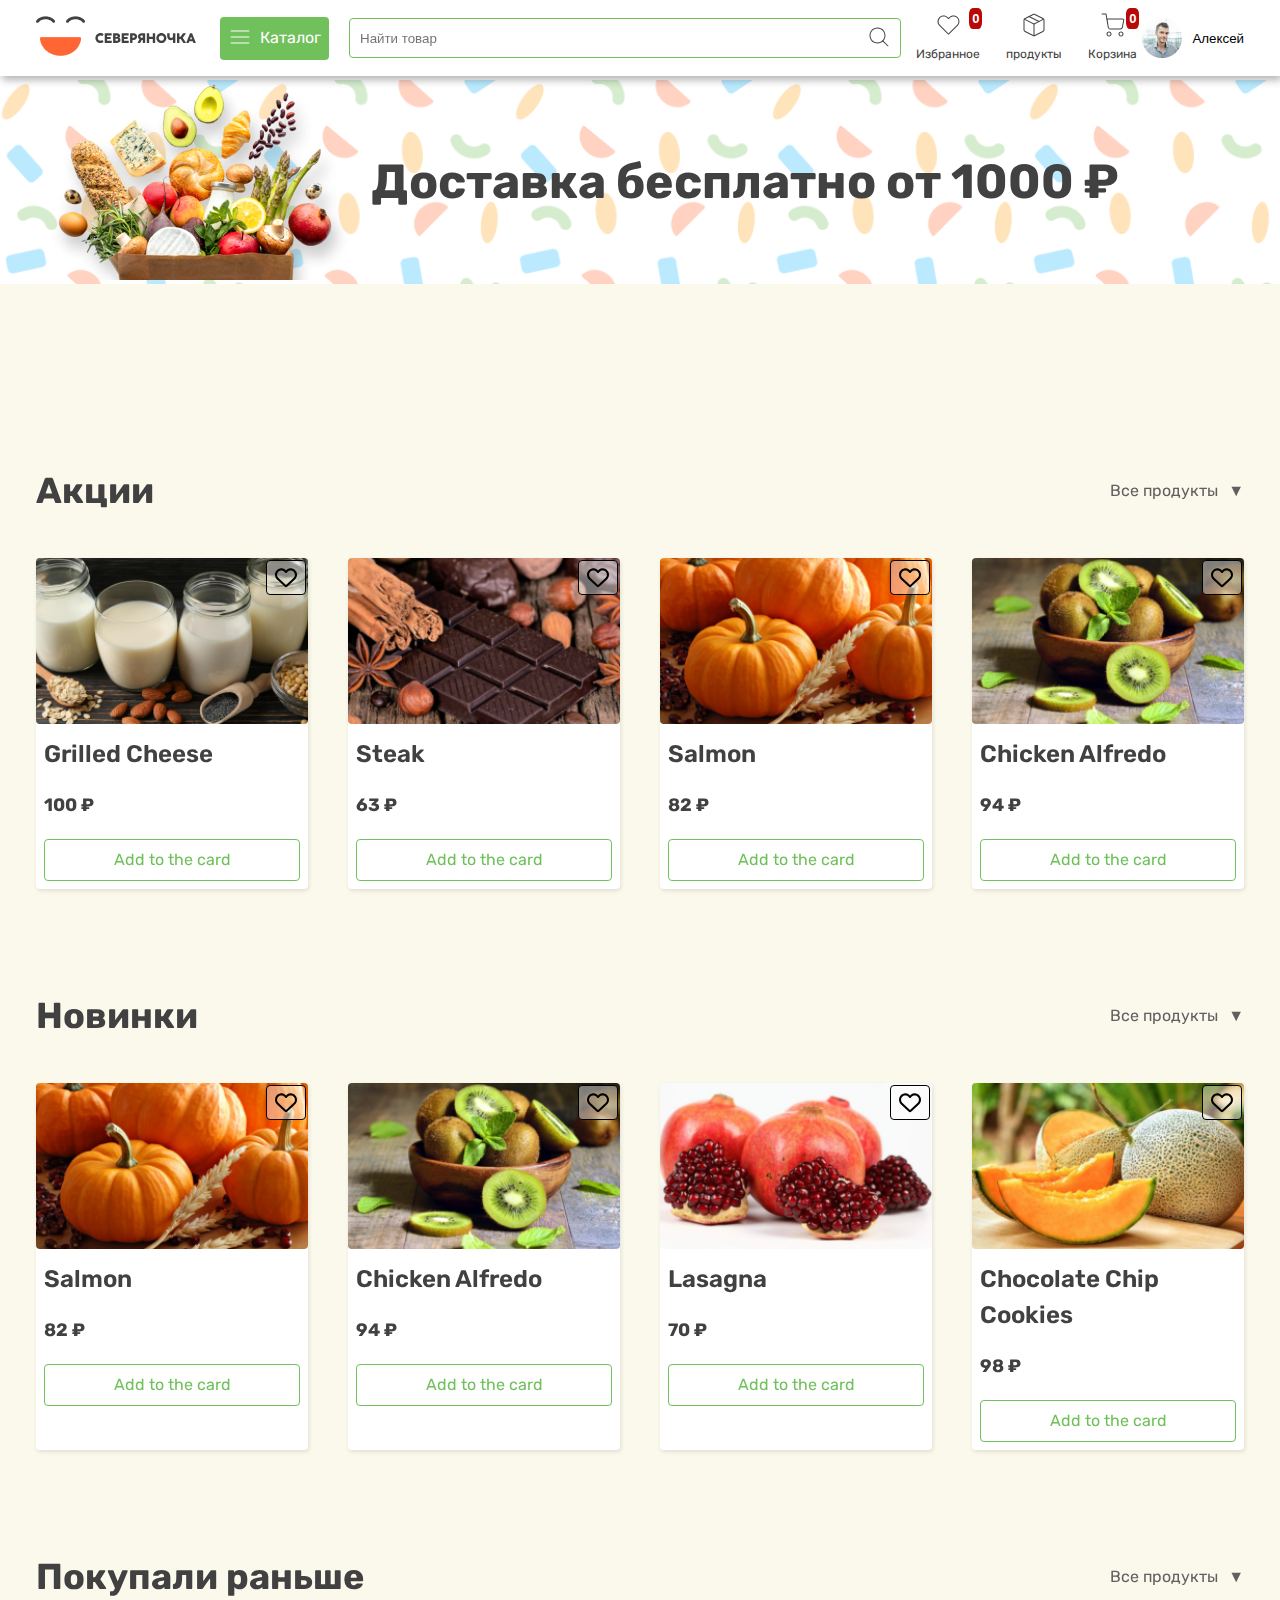
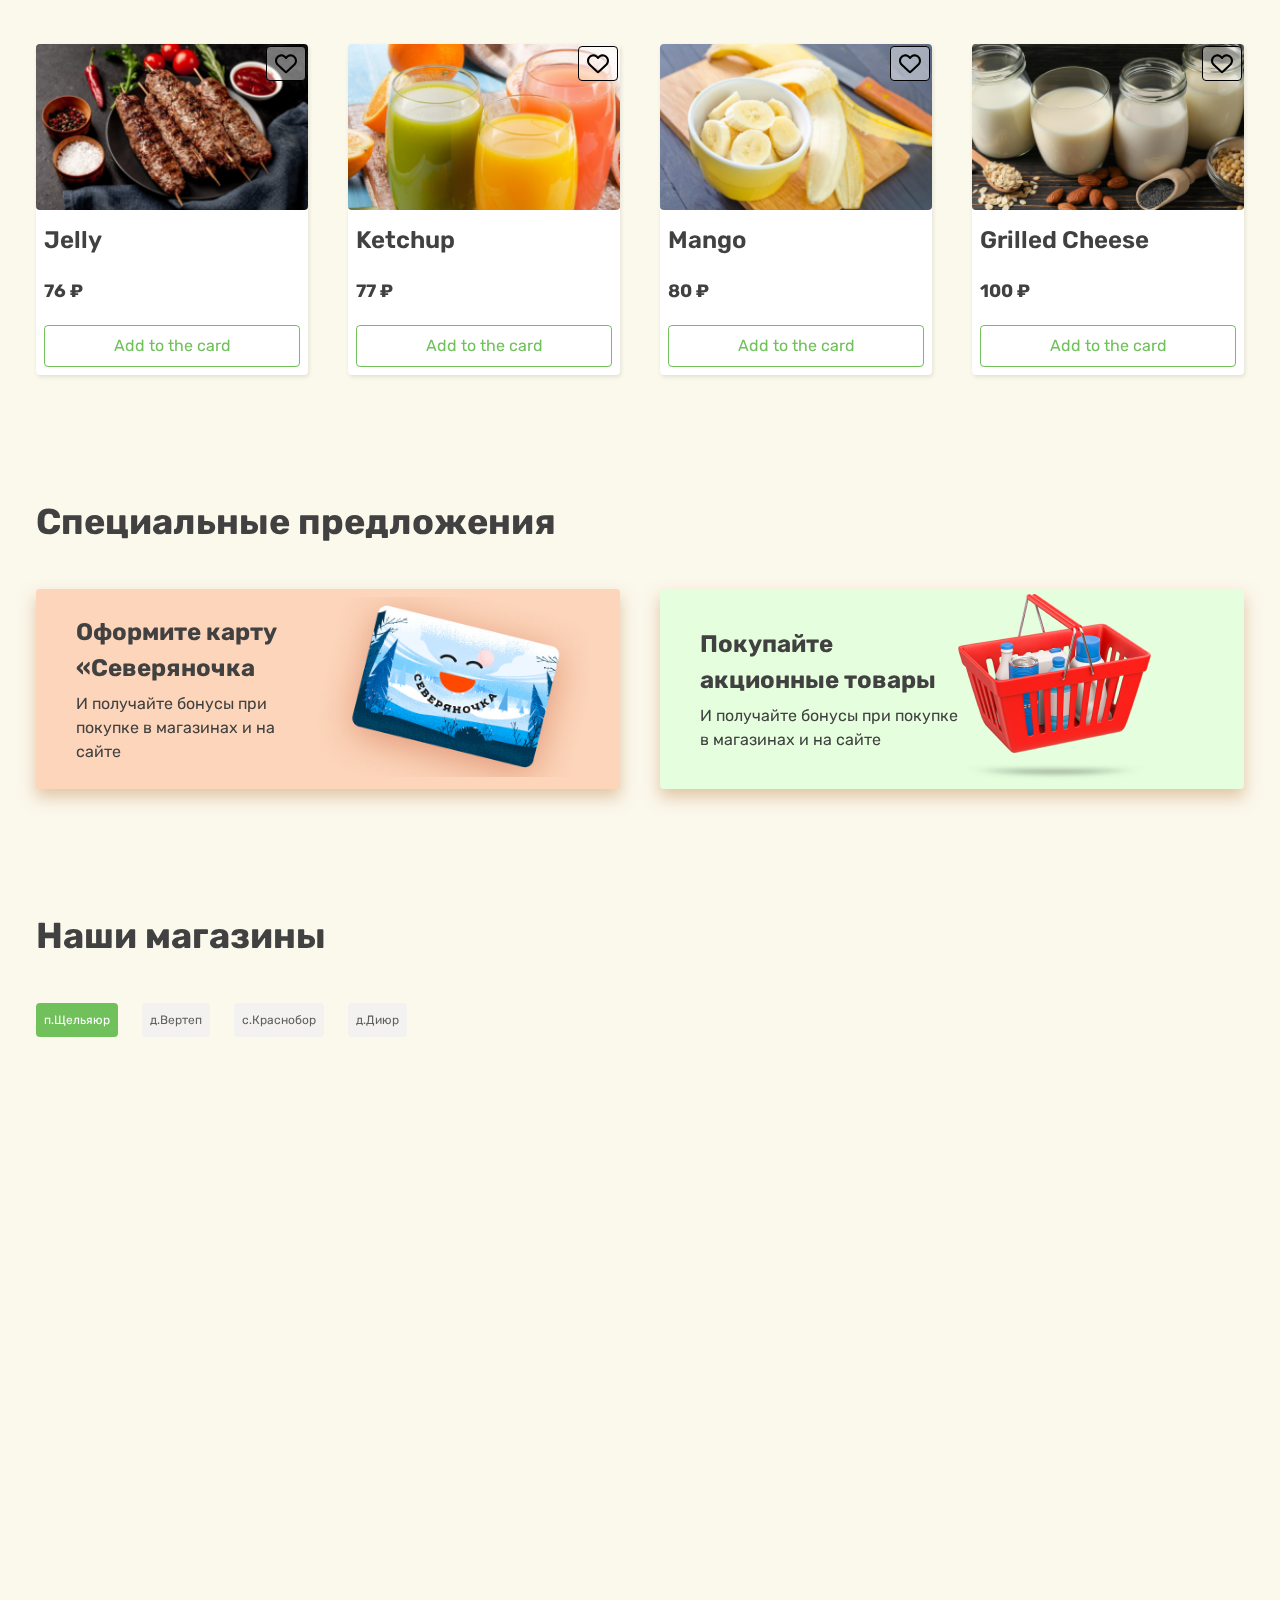
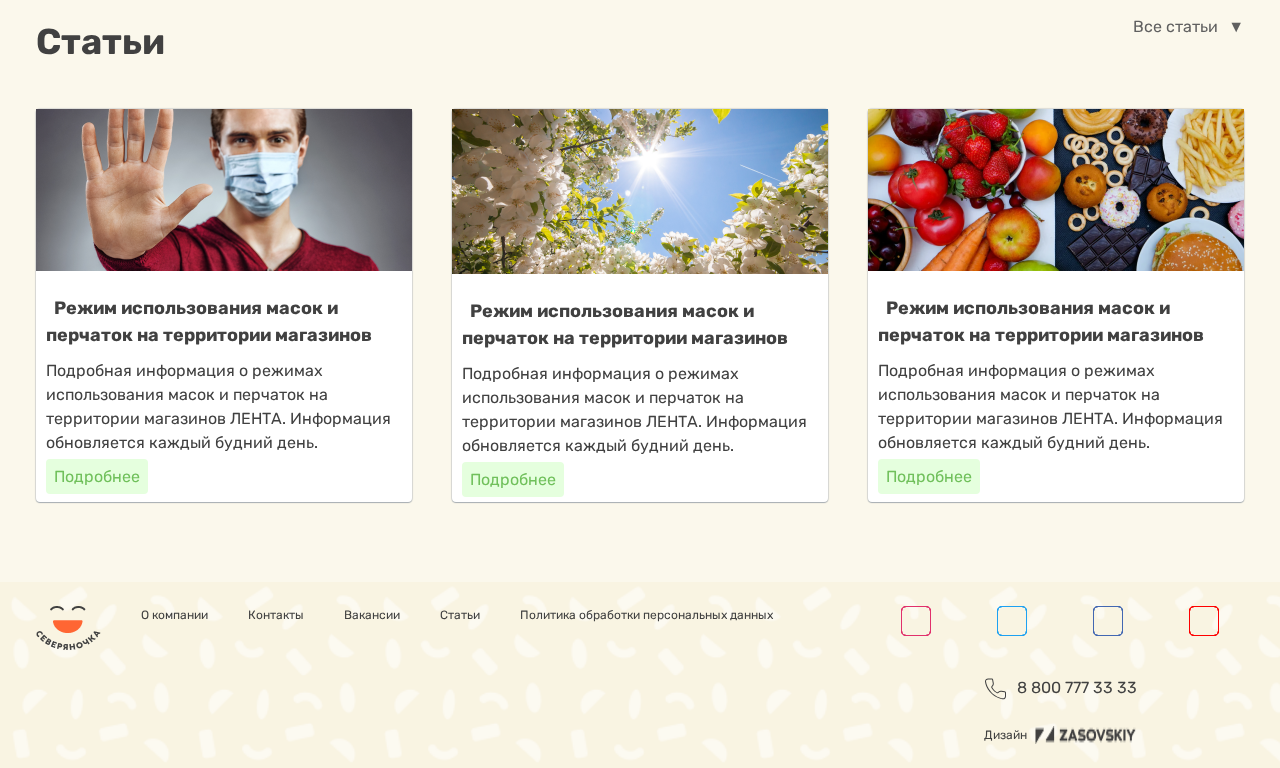
<file: index.html>
<!DOCTYPE html>
<html lang="en">
  <head>
    <meta charset="UTF-8" />
    <meta http-equiv="X-UA-Compatible" content="IE=edge" />
    <meta name="viewport" content="width=device-width, initial-scale=1.0" />
    <title>Северяночк || Nurmatov Zukhriddin</title>
    <link rel="stylesheet" href="./css/home.min.css" />
    <link
      rel="stylesheet"
      href="https://cdnjs.cloudflare.com/ajax/libs/font-awesome/6.4.0/css/all.min.css"
      integrity="sha512-iecdLmaskl7CVkqkXNQ/ZH/XLlvWZOJyj7Yy7tcenmpD1ypASozpmT/E0iPtmFIB46ZmdtAc9eNBvH0H/ZpiBw=="
      crossorigin="anonymous"
      referrerpolicy="no-referrer"
    />
  </head>
  <body>
    <header class="header">
      <div class="container">
        <nav class="header__navbar">
          <div class="header__logo">
            <a href="./index.html">
              <img src="./images/home/header-logo.png" alt="logo" />
            </a>
            <a href="./index.html">
              <img
                class="header__logo__2"
                src="./images/home/header-logo-2.svg"
                alt="logo"
              />
            </a>
          </div>
          <div class="header__search">
            <div class="header__search__btn">
              <button id="navbar-open" class="header__toogle" href="">
                <img src="./images/home/menu.svg" alt="menu" />
              </button>
              <a href="./kategory.html">Каталог</a>
            </div>
            <input type="text" placeholder="Найти товар" />
            <img class="search" src="./images/home/search.svg" alt="" />
          </div>
          <div class="header__right">
            <div class="header__nav__link">
              <div class="header__nav__Content">
                <div class="favorites-total">
                </div>
                <a href="favorites.html"><img src="./images/home/header-1.svg" alt="" /></a>
                <a href="./favorites.html">Избранное</a>
              </div>
              <div class="header__nav__Content">
                <a href="./allproduct.html"><img src="./images/home/header-2.svg" alt="" /></a>
                <a href="./Allproduct.html">продукты</a>
              </div>
              <div class="header__nav__Content">
                <div class="card-total">
                </div>
                <a href="./basket.html"><img src="./images/home/header-3.svg" alt="" /></a>
                <a href="./basket.html">Корзина</a>
              </div>
            </div>
            <div class="header__nav__profile">
              <button class="modal-btn">
                <img src="./images/home/header-profile.svg" alt="img-profile" />
                Алексей
             </button>
            </div>
          </div>
        </nav>
      </div>
      
      <div class="navbar-responsive container">
          <!-- <ul>
            <li><a href="">Молоко, сыр, яйцо</a></li>
            <li><a href="">Хлеб</a></li>
            <li><a href="">Фрукты и овощи</a></li>
            <li><a href="">Замороженные продукты</a></li>
            <li><a href="">Напитки</a></li>
            <li><a href="">Кондитерские изделия</a></li>
            <li><a href="">Чай, кофе</a></li>
            <li><a href="">Бакалея</a></li>
            <li><a href="">Здоровое питание</a></li>
            <li><a href="">Зоотовары</a></li>
            <li><a href="">Непродовольственные товары</a></li>
            <li><a href="">Детское питание</a></li>
            <li><a href="">Мясо, птица, колбаса</a></li>
          </ul> -->
        </div>
      </div>
    </header>

    <main>
      <section class="home">
        <div class="container">
          <div class="products-row"></div>
          <div class="home__wrapper">
            <div class="home__wrapper__aside">
              <img src="./images/home/home-left.png" alt="" />
            </div>
            <div class="home__wrapper__bside">
              <h1>Доставка бесплатно от 1000 ₽</h1>
            </div>
          </div>
        </div>
      </section>
      <section class="kategory">
        <div class="container">
          <div class="stock__wrapper">
            <div class="stock__wrapper__texts">
              <h3>Акции</h3>
              <a href="./kategory.html">Все продукты</a>
            </div>

            <div class="discount-products-row">
              
            </div>

            <!-- novinka -->

            <div class="stock__wrapper__texts">
              <h3>Новинки</h3>
              <a href="./kategory.html">Все продукты</a>
            </div>

            <div class="new-products-row"></div>

            <!-- pokupali ranshee -->

            <div class="stock__wrapper__texts">
              <h3>Покупали раньше</h3>
              <a href="./kategory.html">Все продукты</a>
            </div>

            <div class="popular-products-row"></div>
          </div>
        </div>
      </section>

      <section class="Special_offers">
        <div class="container">
          <div class="Special_offers__wrapper">
            <h3>Специальные предложения</h3>
            <div class="special_offers__cards"></div>
          </div>
        </div>
      </section>

      <section class="location">
        <div class="container">
          <div class="location__wrapper">
            <h3>Наши магазины</h3>

            <div class="tabs">
              <div class="tab__btn">
                <button>п.Щельяюр</button>
                <button>д.Вертеп</button>
                <button>с.Краснобор</button>
                <button>д.Диюр</button>
              </div>
              <div class="tab-contents">
                <div class="tab-content">
                  <iframe
                    src="https://www.google.com/maps/embed?pb=!1m18!1m12!1m3!1d46355.86541033494!2d30.259397789832075!3d59.951643298242516!2m3!1f0!2f0!3f0!3m2!1i1024!2i768!4f13.1!3m3!1m2!1s0x4696314918e80fad%3A0x6e0152b68d7acd7b!2z0KfQutCw0LvQvtCy0YHQutCw0Y8!5e0!3m2!1sru!2s!4v1690622182081!5m2!1sru!2s"
                    width="600"
                    height="450"
                    style="border: 0"
                    allowfullscreen=""
                    loading="lazy"
                    referrerpolicy="no-referrer-when-downgrade"
                  ></iframe>
                </div>
                <div class="tab-content">
                  <iframe
                    src="https://www.google.com/maps/embed?pb=!1m16!1m12!1m3!1d16092.454954591742!2d53.16929854627001!3d65.29926679146106!2m3!1f0!2f0!3f0!3m2!1i1024!2i768!4f13.1!2m1!1z0LQu0JLQtdGA0YLQtdC_!5e0!3m2!1sru!2s!4v1691229998557!5m2!1sru!2s"
                    width="600"
                    height="450"
                    style="border: 0"
                    allowfullscreen=""
                    loading="lazy"
                    referrerpolicy="no-referrer-when-downgrade"
                  ></iframe>
                </div>
                <div class="tab-content">
                  <iframe
                    src="https://www.google.com/maps/embed?pb=!1m18!1m12!1m3!1d152.80088644331832!2d53.2775827418343!3d65.2953019993086!2m3!1f0!2f0!3f0!3m2!1i1024!2i768!4f13.1!3m3!1m2!1s0x447235dd2ca590b3%3A0xc633232da326cfaf!2z0JrRgNCw0YHQvdC-0LHQvtGALCDQoNC10YHQvy4g0JrQvtC80LgsINCg0L7RgdGB0LjRjywgMTY5NDcz!5e1!3m2!1sru!2s!4v1691230064941!5m2!1sru!2s"
                    width="600"
                    height="450"
                    style="border: 0"
                    allowfullscreen=""
                    loading="lazy"
                    referrerpolicy="no-referrer-when-downgrade"
                  ></iframe>
                </div>
                <div class="tab-content">
                  <iframe
                    src="https://www.google.com/maps/embed?pb=!1m18!1m12!1m3!1d13350.044498597961!2d53.33805135819027!3d65.27562599280367!2m3!1f0!2f0!3f0!3m2!1i1024!2i768!4f13.1!3m3!1m2!1s0x447235aa69816fb7%3A0x7202220934f2d943!2z0JTQuNGO0YAsINCg0LXRgdC_LiDQmtC-0LzQuCwg0KDQvtGB0YHQuNGPLCAxNjk0NzE!5e0!3m2!1sru!2s!4v1691232160909!5m2!1sru!2s"
                    width="600"
                    height="450"
                    style="border: 0"
                    allowfullscreen=""
                    loading="lazy"
                    referrerpolicy="no-referrer-when-downgrade"
                  ></iframe>
                </div>
              </div>
            </div>
          </div>
        </div>
      </section>

      <section class="articles">
        <div class="container">
          <div class="articles__wrapper">
            <div class="articles__wrapper__texts">
              <h3>Статьи</h3>
              <a href="">Все статьи</a>
            </div>
            <div class="articles__wrapper__box">

            </div>
          </div>
        </div>
      </section>
    </main>

    <footer>
      <section class="footer__mobile">
        <div class="container">
          <div class="footer__nav__link">
            <div class="footer__fixed header__nav__Content">
              <img src="./images/home/meniendavatar.svg" alt="menu" />
              <a href="./kategory.html">Каталог</a>
            </div>
            <div class="header__nav__Content">
              <a href="./favorites.html"><img src="./images/home/header-1.svg" alt="" /></a>
              <a href="./favorites.html">Избранное</a>
            </div>
            <div class="header__nav__Content">
              <a href="./allproduct.html"><img src="./images/home/header-2.svg" alt="" /></a>
              <a href="./allproduct.html">продукты</a>
            </div>
            <div class="header__nav__Content">
              <div class="card-total">
                </div>
             <a href="./basket.html"> <img src="./images/home/header-3.svg" alt="" /></a>
              <a href="./basket.html">Корзина</a>
            </div>
            <div class="header__nav__Content">
              <img src="./images/home/meniendavatar.png" alt="" />
            </div>
          </div>
        </div>
      </section>
      <section class="footer">
        <div class="container">
          <div class="footer__wrapper">
            <div class="footer__wrapper__aside">
              <div class="footer__log">
                <img src="./images/home/footer__logo.png" alt="" />
              </div>
              <a href="./about-us.html">О компании</a>
              <a href="./contact-us.html">Контакты</a>
              <a href="./vacancies.html">Вакансии</a>
              <a href="./statii.html">Статьи</a>
              <a href="#">Политика обработки персональных данных</a>
            </div>
            <div class="footer__wrapper__bside">
              <div class="icons">
                <a
                  href="https://www.instagram.com/zukhriddin0095/?igshid=NGExMmI2YTkyZg%3D%3D"
                  target="_blank"
                >
                  <div class="layer">
                    <span></span>
                    <span></span>
                    <span></span>
                    <span></span>
                    <span class="fab fa-instagram"></span>
                  </div>
                  <div class="text">Instagram</div>
                </a>

                <a href="https://twitter.com/account/access" target="_blank">
                  <div class="layer">
                    <span></span>
                    <span></span>
                    <span></span>
                    <span></span>
                    <span class="fab fa-vk"></span>
                  </div>
                  <div class="text">Вконтакте</div>
                </a>

                <a
                  href="https://www.facebook.com/campaign/landing.php?&campaign_id=11554070363&extra_1=s%7Cc%7C518929547024%7Ce%7Catqc%20er%7C&placement=&creative=518929547024&keyword=atqc%20er&partner_id=googlesem&extra_2=campaignid%3D11554070363%26adgroupid%3D112923417056%26matchtype%3De%26network%3Dg%26source%3Dnotmobile%26search_or_content%3Ds%26device%3Dc%26devicemodel%3D%26adposition%3D%26target%3D%26targetid%3Dkwd-309614322922%26loc_physical_ms%3D1028523%26loc_interest_ms%3D%26feeditemid%3D%26param1%3D%26param2%3D&gclid=CjwKCAjw8ZKmBhArEiwAspcJ7sEmrzFPstgPIXMJuqS29qQS7Kc9KFRTZimHWZ2BSvwq6oQJ-4wSNRoCZQEQAvD_BwE"
                  target="_blank"
                >
                  <div class="layer">
                    <span></span>
                    <span></span>
                    <span></span>
                    <span></span>
                    <span class="fab fa-facebook-f"></span>
                  </div>
                  <div class="text">Facebook</div>
                </a>

                <a
                  href="https://www.youtube.com/@abdulazizprogrammer"
                  target="_blank"
                >
                  <div class="layer">
                    <span></span>
                    <span></span>
                    <span></span>
                    <span></span>
                    <span class="fab fa-youtube"></span>
                  </div>
                  <div class="text">YouTube</div>
                </a>
              </div>
              <div class="footer__contact">
                <div class="footer__contact__tell">
                  <img src="./images/home/footer-tel.svg" alt="tel" />
                  <a href="tel:+8 800 777 33 33">8 800 777 33 33</a>
                </div>
                <div class="footer__contact__diz">
                  <p>Дизайн</p>
                  <img src="./images/home/dizayn.png" alt="dizayn" />
                </div>
              </div>
            </div>
          </div>
        </div>
      </section>
    </footer>
        <div class="modal">
          <div class="modal-content">
            <div class="modal-close">
              <button class="modal-close-btn">❌</button>
            </div>
            <form action="" class="modal-content-form">
              <h3>Вход</h3>
              <span>Телефон</span>
              <input type="number" placeholder="telefon nomer">
              <input type="submit" value="Вход">
              <div class="modal-form-links">
                <button>Регистрация</button>
                <a href="/">Забыли пароль?</a>
              </div>
            </form>
          </div>
        </div>
    <script src="./js/products-data.js"></script>
    <script src="./js/categories-data.js"></script>
    <script src="./js/main.js"></script>
    <script src="./js/Home.js"></script>
  </body>
</html>
</file>
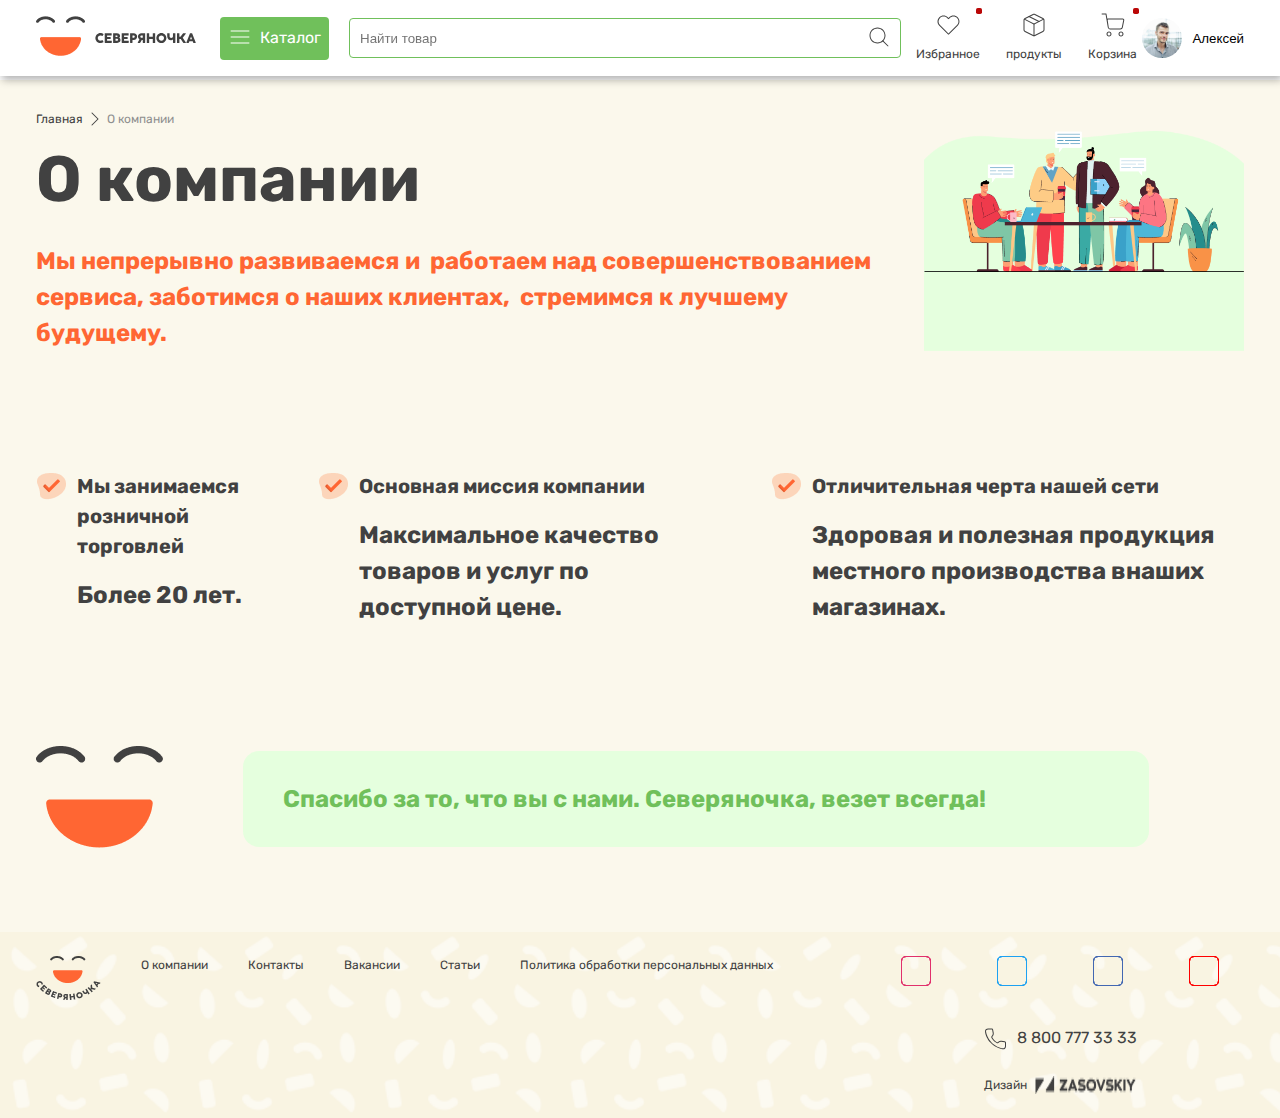
<file: about-us.html>
<!DOCTYPE html>
<html lang="en">
<head>
  <meta charset="UTF-8">
  <meta http-equiv="X-UA-Compatible" content="IE=edge">
  <meta name="viewport" content="width=device-width, initial-scale=1.0">
  <title>Document</title>
  <link href="https://unpkg.com/aos@2.3.1/dist/aos.css" rel="stylesheet" />
  <link rel="stylesheet" href="./css/about-us.min.css">
   <link
      rel="stylesheet"
      href="https://cdnjs.cloudflare.com/ajax/libs/font-awesome/6.4.0/css/all.min.css"
      integrity="sha512-iecdLmaskl7CVkqkXNQ/ZH/XLlvWZOJyj7Yy7tcenmpD1ypASozpmT/E0iPtmFIB46ZmdtAc9eNBvH0H/ZpiBw=="
      crossorigin="anonymous"
      referrerpolicy="no-referrer"
    />
    
</head>
<body>

    <header class="header">
      <div class="container">
        <nav class="header__navbar">
          <div class="header__logo">
            <a href="./index.html">
              <img src="./images/home/header-logo.png" alt="logo" />
            </a>
            <a href="./index.html">
              <img
                class="header__logo__2"
                src="./images/home/header-logo-2.svg"
                alt="logo"
              />
            </a>
          </div>
          <div class="header__search">
            <div class="header__search__btn">
              <button id="navbar-open" class="header__toogle" href="">
                <img src="./images/home/menu.svg" alt="menu" />
              </button>
              <a href="./kategory.html">Каталог</a>
            </div>
            <input type="text" placeholder="Найти товар" />
            <img class="search" src="./images/home/search.svg" alt="" />
          </div>
          <div class="header__right">
            <div class="header__nav__link">
              <div class="header__nav__Content">
                <div class="favorites-total">
                </div>
                <a href="favorites.html"><img src="./images/home/header-1.svg" alt="" /></a>
                <a href="./favorites.html">Избранное</a>
              </div>
              <div class="header__nav__Content">
                <a href="./allproduct.html"><img src="./images/home/header-2.svg" alt="" /></a>
                <a href="./Allproduct.html">продукты</a>
              </div>
              <div class="header__nav__Content">
                <div class="card-total">
                </div>
                <a href="./basket.html"><img src="./images/home/header-3.svg" alt="" /></a>
                <a href="./basket.html">Корзина</a>
              </div>
            </div>
            <div class="header__nav__profile">
              <button class="modal-btn">
                <img src="./images/home/header-profile.svg" alt="img-profile" />
                Алексей
             </button>
            </div>
          </div>
        </nav>
      </div>
      
      <div class="navbar-responsive container">
          <!-- <ul>
            <li><a href="">Молоко, сыр, яйцо</a></li>
            <li><a href="">Хлеб</a></li>
            <li><a href="">Фрукты и овощи</a></li>
            <li><a href="">Замороженные продукты</a></li>
            <li><a href="">Напитки</a></li>
            <li><a href="">Кондитерские изделия</a></li>
            <li><a href="">Чай, кофе</a></li>
            <li><a href="">Бакалея</a></li>
            <li><a href="">Здоровое питание</a></li>
            <li><a href="">Зоотовары</a></li>
            <li><a href="">Непродовольственные товары</a></li>
            <li><a href="">Детское питание</a></li>
            <li><a href="">Мясо, птица, колбаса</a></li>
          </ul> -->
        </div>
      </div>
    </header>

    <main>
      <section class="kompany">
        <div class="container">
          <div class="kompany__links">
              <a href="./index.html">Главная</a>
              <img src="./images/home/yon.png" alt="" />
              <a href="./vacancies.html">О компании</a>
            </div>

              <div class="company__wrapper">
                <div class="company__wrapper__aside">
                  <h3>О компании</h3>
                  <p>Мы непрерывно развиваемся и  работаем над совершенствованием сервиса, заботимся о наших клиентах,  стремимся к лучшему будущему.</p>
                </div>
                <div class="company__wrapper__bside">
                    <img src="./images/about us/img.png" alt="image">
                </div>
              </div>

              <div class="company__box">
                <div class="company__center">
                  <div class="company__box__check">
                  <img src="./images/about us/galochka.png" alt="check">
                </div>
                <div class="company__box__title">
                  <h5>Мы занимаемся розничной торговлей</h5>
                  <h4>Более 20 лет.</h4>
                </div>
                </div>

                <div class="company__center">
                  <div class="company__box__check">
                  <img src="./images/about us/galochka.png" alt="check">
                </div>
                <div class="company__box__title">
                  <h5>Основная миссия компании</h5>
                  <h4>Максимальное качество товаров и услуг по доступной цене.</h4>
                </div>
                </div>

                <div class="company__center">
                  <div class="company__box__check">
                  <img src="./images/about us/galochka.png" alt="check">
                </div>
                <div class="company__box__title">
                  <h5>Отличительная черта нашей сети</h5>
                  <h4>Здоровая и полезная продукция местного производства внаших магазинах.</h4>
                </div>
                </div>
              </div>

              <div class="company__end">
                <div class="company__end__box">
                  <div class="company__end__box__aside">
                    <img src="./images/about us/logo.png" alt="">
                  </div>
                  <div class="company__end__box__bside">
                    <h5>Спасибо за то, что вы с нами. Северяночка, везет всегда!</h5>
                  </div>
                </div>
              </div>
        </div>
      </section>
    </main>

    <footer>
      <section class="footer__mobile">
        <div class="container">
          <div class="footer__nav__link">
            <div class="footer__fixed header__nav__Content">
              <img src="./images/home/meniendavatar.svg" alt="menu" />
              <a href="./kategory.html">Каталог</a>
            </div>
            <div class="header__nav__Content">
              <a href="./favorites.html"><img src="./images/home/header-1.svg" alt="" /></a>
              <a href="./favorites.html">Избранное</a>
            </div>
            <div class="header__nav__Content">
              <a href="./allproduct.html"><img src="./images/home/header-2.svg" alt="" /></a>
              <a href="./allproduct.html">продукты</a>
            </div>
            <div class="header__nav__Content">
             <a href="./basket.html"> <img src="./images/home/header-3.svg" alt="" /></a>
              <a href="./basket.html">Корзина</a>
            </div>
            <div class="header__nav__Content">
              <img src="./images/home/meniendavatar.png" alt="" />
            </div>
          </div>
        </div>
      </section>
      <section class="footer">
        <div class="container">
          <div class="footer__wrapper">
            <div class="footer__wrapper__aside">
              <div class="footer__log">
                <img src="./images/home/footer__logo.png" alt="" />
              </div>
              <a href="./about-us.html">О компании</a>
              <a href="./contact-us.html">Контакты</a>
              <a href="./vacancies.html">Вакансии</a>
              <a href="./statii.html">Статьи</a>
              <a href="#">Политика обработки персональных данных</a>
            </div>
            <div class="footer__wrapper__bside">
              <div class="icons">
                <a
                  href="https://www.instagram.com/zukhriddin0095/?igshid=NGExMmI2YTkyZg%3D%3D"
                  target="_blank"
                >
                  <div class="layer">
                    <span></span>
                    <span></span>
                    <span></span>
                    <span></span>
                    <span class="fab fa-instagram"></span>
                  </div>
                  <div class="text">Instagram</div>
                </a>

                <a href="https://twitter.com/account/access" target="_blank">
                  <div class="layer">
                    <span></span>
                    <span></span>
                    <span></span>
                    <span></span>
                    <span class="fab fa-vk"></span>
                  </div>
                  <div class="text">Вконтакте</div>
                </a>

                <a
                  href="https://www.facebook.com/campaign/landing.php?&campaign_id=11554070363&extra_1=s%7Cc%7C518929547024%7Ce%7Catqc%20er%7C&placement=&creative=518929547024&keyword=atqc%20er&partner_id=googlesem&extra_2=campaignid%3D11554070363%26adgroupid%3D112923417056%26matchtype%3De%26network%3Dg%26source%3Dnotmobile%26search_or_content%3Ds%26device%3Dc%26devicemodel%3D%26adposition%3D%26target%3D%26targetid%3Dkwd-309614322922%26loc_physical_ms%3D1028523%26loc_interest_ms%3D%26feeditemid%3D%26param1%3D%26param2%3D&gclid=CjwKCAjw8ZKmBhArEiwAspcJ7sEmrzFPstgPIXMJuqS29qQS7Kc9KFRTZimHWZ2BSvwq6oQJ-4wSNRoCZQEQAvD_BwE"
                  target="_blank"
                >
                  <div class="layer">
                    <span></span>
                    <span></span>
                    <span></span>
                    <span></span>
                    <span class="fab fa-facebook-f"></span>
                  </div>
                  <div class="text">Facebook</div>
                </a>

                <a
                  href="https://www.youtube.com/@abdulazizprogrammer"
                  target="_blank"
                >
                  <div class="layer">
                    <span></span>
                    <span></span>
                    <span></span>
                    <span></span>
                    <span class="fab fa-youtube"></span>
                  </div>
                  <div class="text">YouTube</div>
                </a>
              </div>
              <div class="footer__contact">
                <div class="footer__contact__tell">
                  <img src="./images/home/footer-tel.svg" alt="tel" />
                  <a href="tel:+8 800 777 33 33">8 800 777 33 33</a>
                </div>
                <div class="footer__contact__diz">
                  <p>Дизайн</p>
                  <img src="./images/home/dizayn.png" alt="dizayn" />
                </div>
              </div>
            </div>
          </div>
        </div>
      </section>
    </footer>

    <div class="modal">
          <div class="modal-content">
            <div class="modal-close">
              <button class="modal-close-btn">❌</button>
            </div>
            <form action="" class="modal-content-form">
              <h3>Вход</h3>
              <span>Телефон</span>
              <input type="number" placeholder="telefon nomer">
              <input type="submit" value="Вход">
              <div class="modal-form-links">
                <button>Регистрация</button>
                <a href="/">Забыли пароль?</a>
              </div>
            </form>
          </div>
        </div>
  <script src="./js/main.js"></script>
</body>
</html>
</file>
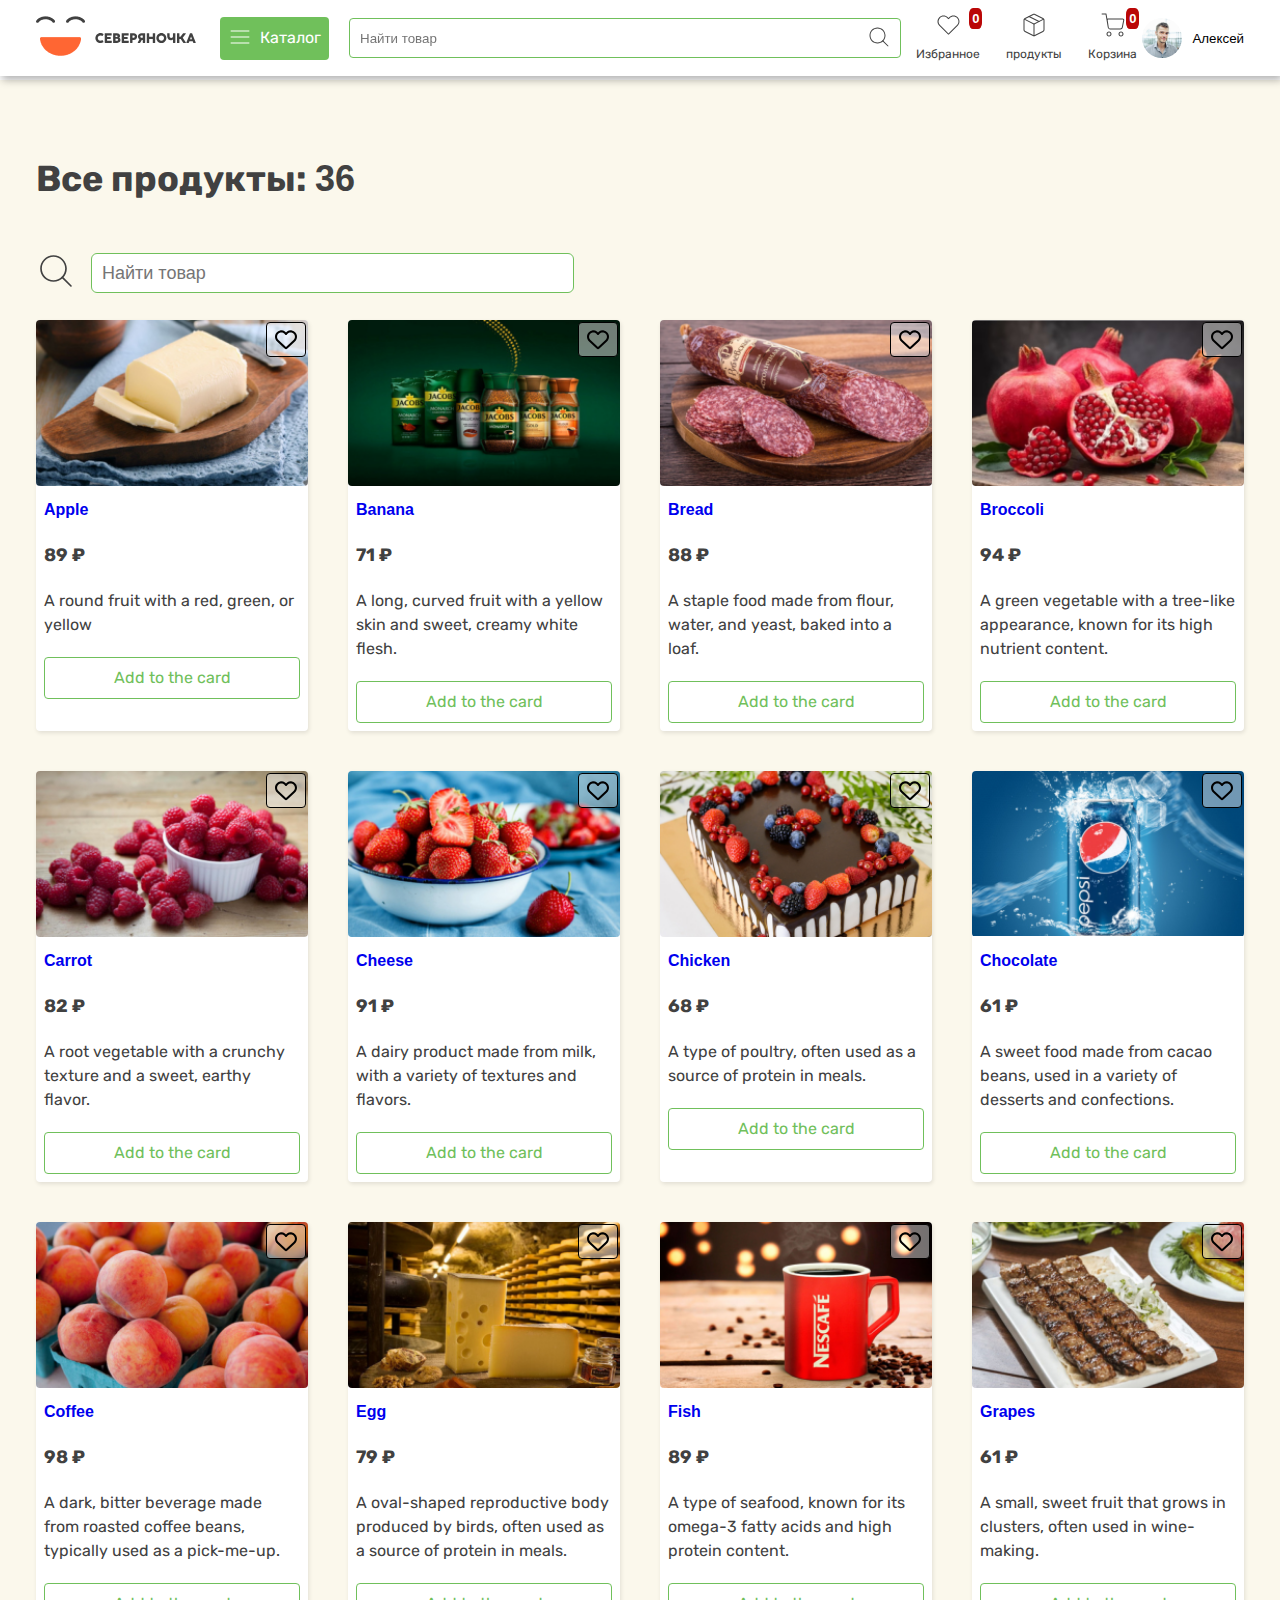
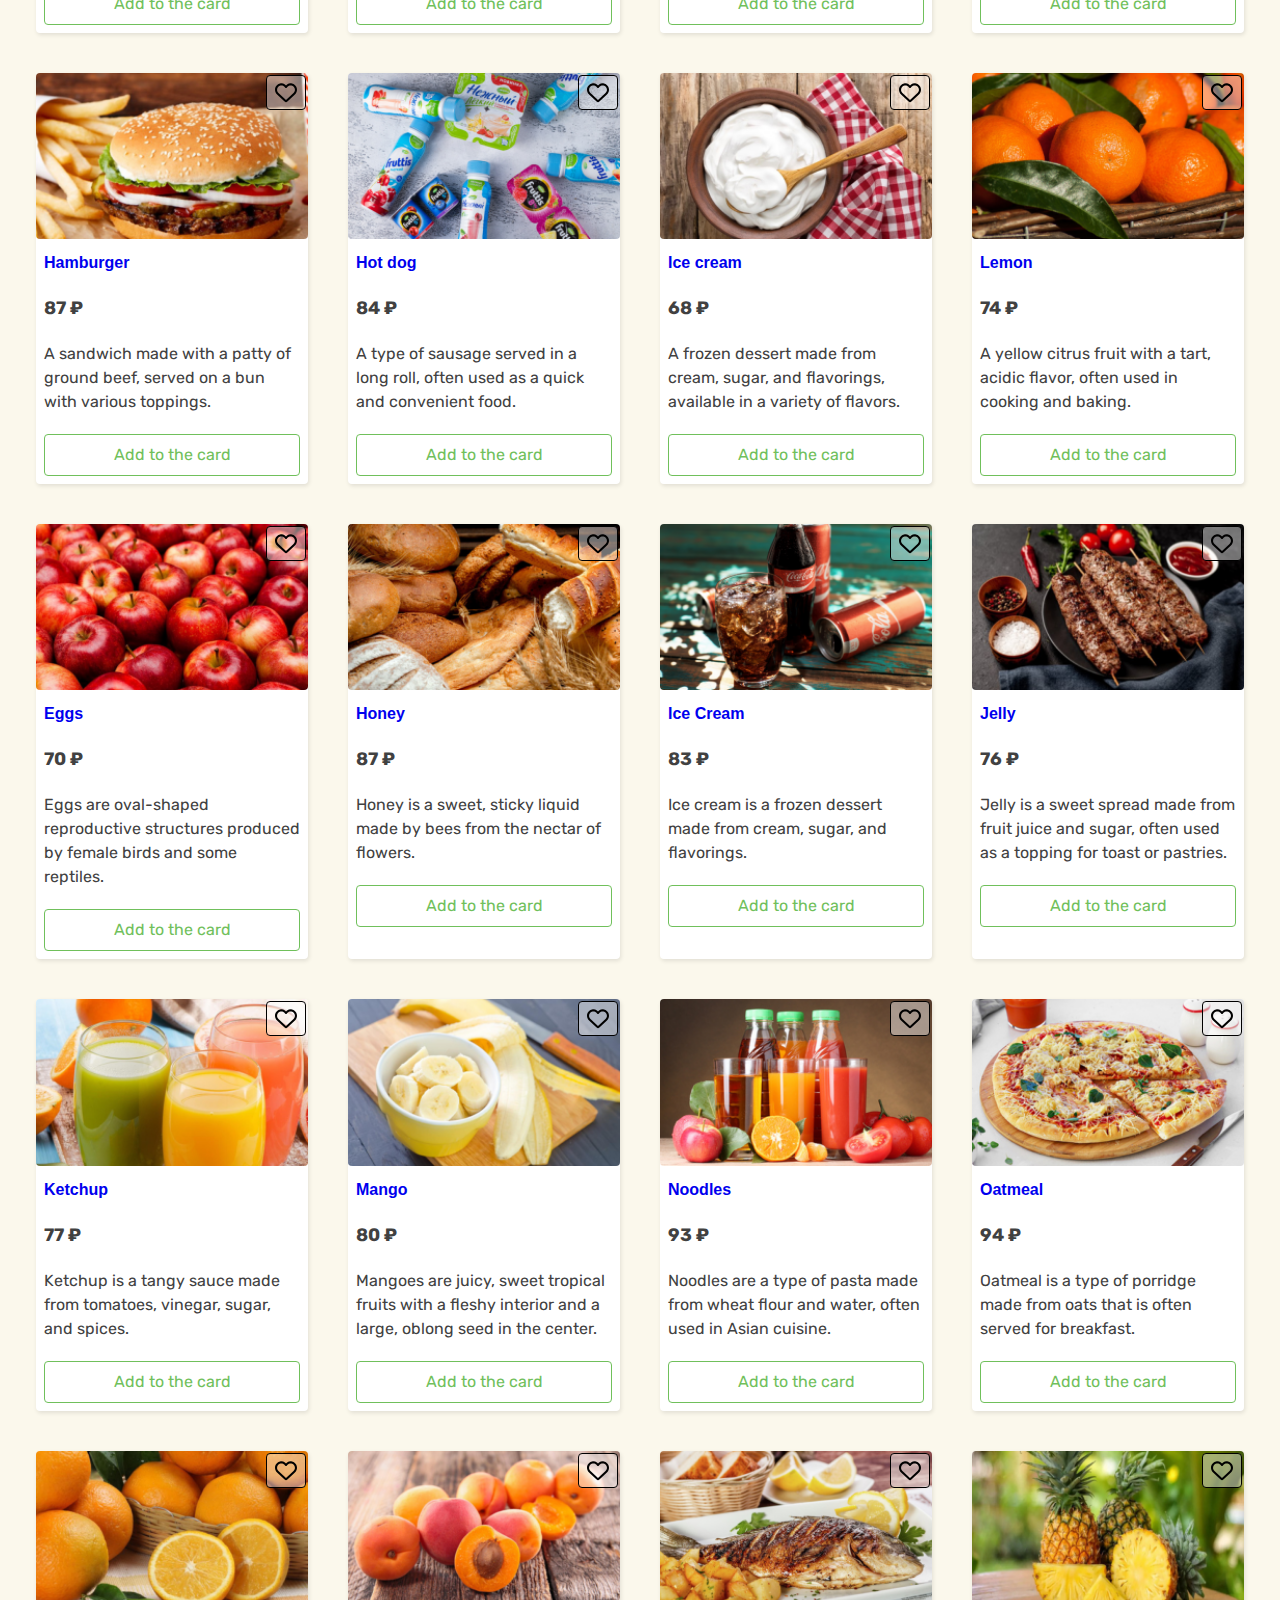
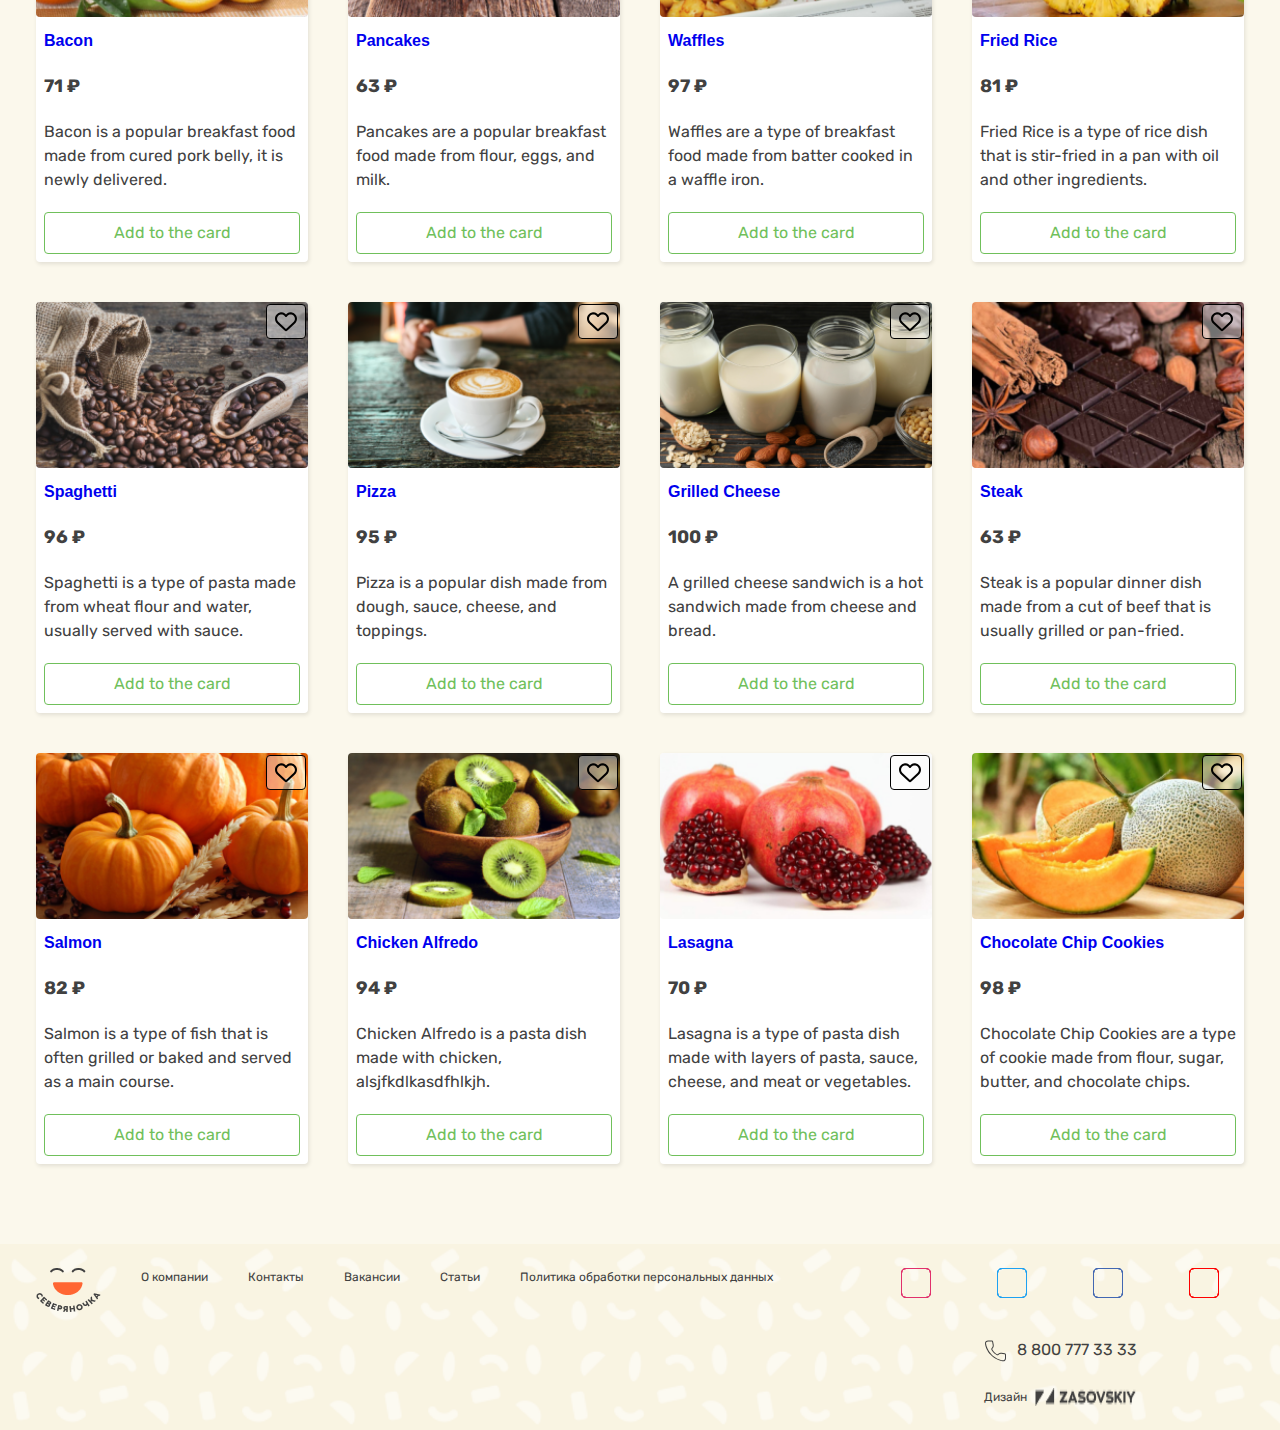
<file: allproduct.html>
<!DOCTYPE html>
<html lang="en">
  <head>
    <meta charset="UTF-8" />
    <meta http-equiv="X-UA-Compatible" content="IE=edge" />
    <meta name="viewport" content="width=device-width, initial-scale=1.0" />
    <title>Document</title>
    <link href="https://unpkg.com/aos@2.3.1/dist/aos.css" rel="stylesheet" />
    <link rel="stylesheet" href="./css/allproduct.css" />
    <link
      rel="stylesheet"
      href="https://cdnjs.cloudflare.com/ajax/libs/font-awesome/6.4.0/css/all.min.css"
      integrity="sha512-iecdLmaskl7CVkqkXNQ/ZH/XLlvWZOJyj7Yy7tcenmpD1ypASozpmT/E0iPtmFIB46ZmdtAc9eNBvH0H/ZpiBw=="
      crossorigin="anonymous"
      referrerpolicy="no-referrer"
    />
  </head>
  <body>
 <header class="header">
      <div class="container">
        <nav class="header__navbar">
          <div class="header__logo">
            <a href="./index.html">
              <img src="./images/home/header-logo.png" alt="logo" />
            </a>
            <a href="./index.html">
              <img
                class="header__logo__2"
                src="./images/home/header-logo-2.svg"
                alt="logo"
              />
            </a>
          </div>
          <div class="header__search">
            <div class="header__search__btn">
              <button id="navbar-open" class="header__toogle" href="">
                <img src="./images/home/menu.svg" alt="menu" />
              </button>
              <a href="./kategory.html">Каталог</a>
            </div>
            <input type="text" placeholder="Найти товар" />
            <img class="search" src="./images/home/search.svg" alt="" />
          </div>
          <div class="header__right">
            <div class="header__nav__link">
              <div class="header__nav__Content">
                <div class="favorites-total">
                </div>
                <a href="favorites.html"><img src="./images/home/header-1.svg" alt="" /></a>
                <a href="./favorites.html">Избранное</a>
              </div>
              <div class="header__nav__Content">
                <a href="./allproduct.html"><img src="./images/home/header-2.svg" alt="" /></a>
                <a href="./Allproduct.html">продукты</a>
              </div>
              <div class="header__nav__Content">
                <div class="card-total">
                </div>
                <a href="./basket.html"><img src="./images/home/header-3.svg" alt="" /></a>
                <a href="./basket.html">Корзина</a>
              </div>
            </div>
            <div class="header__nav__profile">
              <button class="modal-btn">
                <img src="./images/home/header-profile.svg" alt="img-profile" />
                Алексей
             </button>
            </div>
          </div>
        </nav>
      </div>
      
      <div class="navbar-responsive container">
          <!-- <ul>
            <li><a href="">Молоко, сыр, яйцо</a></li>
            <li><a href="">Хлеб</a></li>
            <li><a href="">Фрукты и овощи</a></li>
            <li><a href="">Замороженные продукты</a></li>
            <li><a href="">Напитки</a></li>
            <li><a href="">Кондитерские изделия</a></li>
            <li><a href="">Чай, кофе</a></li>
            <li><a href="">Бакалея</a></li>
            <li><a href="">Здоровое питание</a></li>
            <li><a href="">Зоотовары</a></li>
            <li><a href="">Непродовольственные товары</a></li>
            <li><a href="">Детское питание</a></li>
            <li><a href="">Мясо, птица, колбаса</a></li>
          </ul> -->
        </div>
      </div>
    </header>

    <main>
      <section class="productsAll">
        <div class="container">
          <div class="product__title">
            <h3>Все продукты: <span class="products-total">0</span></h3>
          </div>
          <div class="product__input">
            <span><img src="./images/home/search.svg" alt=""></span>
            <input type="text" class="search__input" placeholder="Найти товар">
          </div>
          <div class="products-row">
            
          </div>
        </div>
      </section>
    </main>

    <footer>
      <section class="footer__mobile">
        <div class="container">
          <div class="footer__nav__link">
            <div class="footer__fixed header__nav__Content">
              <img src="./images/home/meniendavatar.svg" alt="menu" />
              <a href="./kategory.html">Каталог</a>
            </div>
            <div class="header__nav__Content">
              <a href="./favorites.html"><img src="./images/home/header-1.svg" alt="" /></a>
              <a href="./favorites.html">Избранное</a>
            </div>
            <div class="header__nav__Content">
              <a href="./allproduct.html"><img src="./images/home/header-2.svg" alt="" /></a>
              <a href="./allproduct.html">продукты</a>
            </div>
            <div class="header__nav__Content">
              <div class="card-total">
                </div>
             <a href="./basket.html"> <img src="./images/home/header-3.svg" alt="" /></a>
              <a href="./basket.html">Корзина</a>
            </div>
            <div class="header__nav__Content">
              <img src="./images/home/meniendavatar.png" alt="" />
            </div>
          </div>
        </div>
      </section>
      <section class="footer">
        <div class="container">
          <div class="footer__wrapper">
            <div class="footer__wrapper__aside">
              <div class="footer__log">
                <img src="./images/home/footer__logo.png" alt="" />
              </div>
              <a href="./about-us.html">О компании</a>
              <a href="./contact-us.html">Контакты</a>
              <a href="./vacancies.html">Вакансии</a>
              <a href="./statii.html">Статьи</a>
              <a href="#">Политика обработки персональных данных</a>
            </div>
            <div class="footer__wrapper__bside">
              <div class="icons">
                <a
                  href="https://www.instagram.com/zukhriddin0095/?igshid=NGExMmI2YTkyZg%3D%3D"
                  target="_blank"
                >
                  <div class="layer">
                    <span></span>
                    <span></span>
                    <span></span>
                    <span></span>
                    <span class="fab fa-instagram"></span>
                  </div>
                  <div class="text">Instagram</div>
                </a>

                <a href="https://twitter.com/account/access" target="_blank">
                  <div class="layer">
                    <span></span>
                    <span></span>
                    <span></span>
                    <span></span>
                    <span class="fab fa-vk"></span>
                  </div>
                  <div class="text">Вконтакте</div>
                </a>

                <a
                  href="https://www.facebook.com/campaign/landing.php?&campaign_id=11554070363&extra_1=s%7Cc%7C518929547024%7Ce%7Catqc%20er%7C&placement=&creative=518929547024&keyword=atqc%20er&partner_id=googlesem&extra_2=campaignid%3D11554070363%26adgroupid%3D112923417056%26matchtype%3De%26network%3Dg%26source%3Dnotmobile%26search_or_content%3Ds%26device%3Dc%26devicemodel%3D%26adposition%3D%26target%3D%26targetid%3Dkwd-309614322922%26loc_physical_ms%3D1028523%26loc_interest_ms%3D%26feeditemid%3D%26param1%3D%26param2%3D&gclid=CjwKCAjw8ZKmBhArEiwAspcJ7sEmrzFPstgPIXMJuqS29qQS7Kc9KFRTZimHWZ2BSvwq6oQJ-4wSNRoCZQEQAvD_BwE"
                  target="_blank"
                >
                  <div class="layer">
                    <span></span>
                    <span></span>
                    <span></span>
                    <span></span>
                    <span class="fab fa-facebook-f"></span>
                  </div>
                  <div class="text">Facebook</div>
                </a>

                <a
                  href="https://www.youtube.com/@abdulazizprogrammer"
                  target="_blank"
                >
                  <div class="layer">
                    <span></span>
                    <span></span>
                    <span></span>
                    <span></span>
                    <span class="fab fa-youtube"></span>
                  </div>
                  <div class="text">YouTube</div>
                </a>
              </div>
              <div class="footer__contact">
                <div class="footer__contact__tell">
                  <img src="./images/home/footer-tel.svg" alt="tel" />
                  <a href="tel:+8 800 777 33 33">8 800 777 33 33</a>
                </div>
                <div class="footer__contact__diz">
                  <p>Дизайн</p>
                  <img src="./images/home/dizayn.png" alt="dizayn" />
                </div>
              </div>
            </div>
          </div>
        </div>
      </section>
    </footer>

    <div class="modal">
          <div class="modal-content">
            <div class="modal-close">
              <button class="modal-close-btn">❌</button>
            </div>
            <form action="" class="modal-content-form">
              <h3>Вход</h3>
              <span>Телефон</span>
              <input type="number" placeholder="telefon nomer">
              <input type="submit" value="Вход">
              <div class="modal-form-links">
                <button>Регистрация</button>
                <a href="/">Забыли пароль?</a>
              </div>
            </form>
          </div>
        </div>


    <script src="./js/products-data.js"></script>
    <script src="./js/categories-data.js"></script>
    <script src="./js/main.js"></script>
    <script src="./js/allproduct.js"></script>

  </body>
</html>
</file>
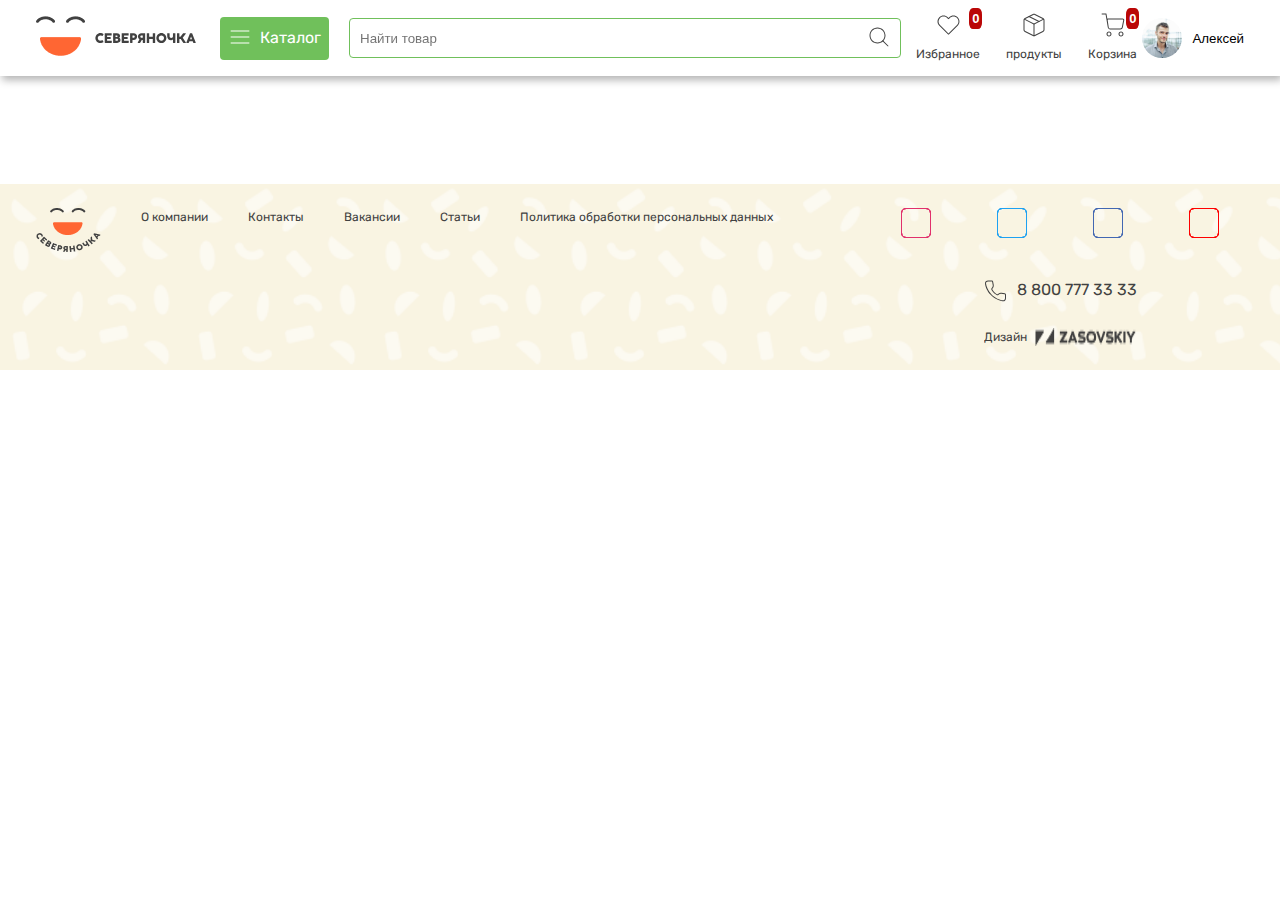
<file: basket.html>
<!DOCTYPE html>
<html lang="en">
<head>
  <meta charset="UTF-8">
  <meta http-equiv="X-UA-Compatible" content="IE=edge">
  <meta name="viewport" content="width=device-width, initial-scale=1.0">
  <title>Document</title>
  <link rel="stylesheet" href="./css/basket.min.css">
   <link
      rel="stylesheet"
      href="https://cdnjs.cloudflare.com/ajax/libs/font-awesome/6.4.0/css/all.min.css"
      integrity="sha512-iecdLmaskl7CVkqkXNQ/ZH/XLlvWZOJyj7Yy7tcenmpD1ypASozpmT/E0iPtmFIB46ZmdtAc9eNBvH0H/ZpiBw=="
      crossorigin="anonymous"
      referrerpolicy="no-referrer"
    />
    
</head>
<body>

   <header class="header">
      <div class="container">
        <nav class="header__navbar">
          <div class="header__logo">
            <a href="./index.html">
              <img src="./images/home/header-logo.png" alt="logo" />
            </a>
            <a href="./index.html">
              <img
                class="header__logo__2"
                src="./images/home/header-logo-2.svg"
                alt="logo"
              />
            </a>
          </div>
          <div class="header__search">
            <div class="header__search__btn">
              <button id="navbar-open" class="header__toogle" href="">
                <img src="./images/home/menu.svg" alt="menu" />
              </button>
              <a href="./kategory.html">Каталог</a>
            </div>
            <input type="text" placeholder="Найти товар" />
            <img class="search" src="./images/home/search.svg" alt="" />
          </div>
          <div class="header__right">
            <div class="header__nav__link">
              <div class="header__nav__Content">
                <div class="favorites-total">
                </div>
                <a href="favorites.html"><img src="./images/home/header-1.svg" alt="" /></a>
                <a href="./favorites.html">Избранное</a>
              </div>
              <div class="header__nav__Content">
                <a href="./allproduct.html"><img src="./images/home/header-2.svg" alt="" /></a>
                <a href="./Allproduct.html">продукты</a>
              </div>
              <div class="header__nav__Content">
                <div class="card-total">
                </div>
                <a href="./basket.html"><img src="./images/home/header-3.svg" alt="" /></a>
                <a href="./basket.html">Корзина</a>
              </div>
            </div>
            <div class="header__nav__profile">
              <button class="modal-btn">
                <img src="./images/home/header-profile.svg" alt="img-profile" />
                Алексей
             </button>
            </div>
          </div>
        </nav>
      </div>
      
      <div class="navbar-responsive container">
          <!-- <ul>
            <li><a href="">Молоко, сыр, яйцо</a></li>
            <li><a href="">Хлеб</a></li>
            <li><a href="">Фрукты и овощи</a></li>
            <li><a href="">Замороженные продукты</a></li>
            <li><a href="">Напитки</a></li>
            <li><a href="">Кондитерские изделия</a></li>
            <li><a href="">Чай, кофе</a></li>
            <li><a href="">Бакалея</a></li>
            <li><a href="">Здоровое питание</a></li>
            <li><a href="">Зоотовары</a></li>
            <li><a href="">Непродовольственные товары</a></li>
            <li><a href="">Детское питание</a></li>
            <li><a href="">Мясо, птица, колбаса</a></li>
          </ul> -->
        </div>
      </div>
    </header>

      <main>
        <section class="basket">
          <div class="container">
            <div class="basket__wrapper">
            <div class="basket-container">

          </div>
          <div class="basket__bside">
            
          </div>
          </div>
          </div>
          
          
        </section>
      </main>

    <footer>
      <section class="footer__mobile">
        <div class="container">
          <div class="footer__nav__link">
            <div class="footer__fixed header__nav__Content">
              <img src="./images/home/meniendavatar.svg" alt="menu" />
              <a href="./kategory.html">Каталог</a>
            </div>
            <div class="header__nav__Content">
              <a href="./favorites.html"><img src="./images/home/header-1.svg" alt="" /></a>
              <a href="./favorites.html">Избранное</a>
            </div>
            <div class="header__nav__Content">
              <a href="./allproduct.html"><img src="./images/home/header-2.svg" alt="" /></a>
              <a href="./allproduct.html">продукты</a>
            </div>
            <div class="header__nav__Content">
              <div class="card-total">
                </div>
             <a href="./basket.html"> <img src="./images/home/header-3.svg" alt="" /></a>
              <a href="./basket.html">Корзина</a>
            </div>
            <div class="header__nav__Content">
              <img src="./images/home/meniendavatar.png" alt="" />
            </div>
          </div>
        </div>
      </section>
      <section class="footer">
        <div class="container">
          <div class="footer__wrapper">
            <div class="footer__wrapper__aside">
              <div class="footer__log">
                <img src="./images/home/footer__logo.png" alt="" />
              </div>
              <a href="./about-us.html">О компании</a>
              <a href="./contact-us.html">Контакты</a>
              <a href="./vacancies.html">Вакансии</a>
              <a href="./statii.html">Статьи</a>
              <a href="#">Политика обработки персональных данных</a>
            </div>
            <div class="footer__wrapper__bside">
              <div class="icons">
                <a
                  href="https://www.instagram.com/zukhriddin0095/?igshid=NGExMmI2YTkyZg%3D%3D"
                  target="_blank"
                >
                  <div class="layer">
                    <span></span>
                    <span></span>
                    <span></span>
                    <span></span>
                    <span class="fab fa-instagram"></span>
                  </div>
                  <div class="text">Instagram</div>
                </a>

                <a href="https://twitter.com/account/access" target="_blank">
                  <div class="layer">
                    <span></span>
                    <span></span>
                    <span></span>
                    <span></span>
                    <span class="fab fa-vk"></span>
                  </div>
                  <div class="text">Вконтакте</div>
                </a>

                <a
                  href="https://www.facebook.com/campaign/landing.php?&campaign_id=11554070363&extra_1=s%7Cc%7C518929547024%7Ce%7Catqc%20er%7C&placement=&creative=518929547024&keyword=atqc%20er&partner_id=googlesem&extra_2=campaignid%3D11554070363%26adgroupid%3D112923417056%26matchtype%3De%26network%3Dg%26source%3Dnotmobile%26search_or_content%3Ds%26device%3Dc%26devicemodel%3D%26adposition%3D%26target%3D%26targetid%3Dkwd-309614322922%26loc_physical_ms%3D1028523%26loc_interest_ms%3D%26feeditemid%3D%26param1%3D%26param2%3D&gclid=CjwKCAjw8ZKmBhArEiwAspcJ7sEmrzFPstgPIXMJuqS29qQS7Kc9KFRTZimHWZ2BSvwq6oQJ-4wSNRoCZQEQAvD_BwE"
                  target="_blank"
                >
                  <div class="layer">
                    <span></span>
                    <span></span>
                    <span></span>
                    <span></span>
                    <span class="fab fa-facebook-f"></span>
                  </div>
                  <div class="text">Facebook</div>
                </a>

                <a
                  href="https://www.youtube.com/@abdulazizprogrammer"
                  target="_blank"
                >
                  <div class="layer">
                    <span></span>
                    <span></span>
                    <span></span>
                    <span></span>
                    <span class="fab fa-youtube"></span>
                  </div>
                  <div class="text">YouTube</div>
                </a>
              </div>
              <div class="footer__contact">
                <div class="footer__contact__tell">
                  <img src="./images/home/footer-tel.svg" alt="tel" />
                  <a href="tel:+8 800 777 33 33">8 800 777 33 33</a>
                </div>
                <div class="footer__contact__diz">
                  <p>Дизайн</p>
                  <img src="./images/home/dizayn.png" alt="dizayn" />
                </div>
              </div>
            </div>
          </div>
        </div>
      </section>
    </footer>

    <div class="modal">
          <div class="modal-content">
            <div class="modal-close">
              <button class="modal-close-btn">❌</button>
            </div>
            <form action="" class="modal-content-form">
              <h3>Вход</h3>
              <span>Телефон</span>
              <input type="number" placeholder="telefon nomer">
              <input type="submit" value="Вход">
              <div class="modal-form-links">
                <button>Регистрация</button>
                <a href="/">Забыли пароль?</a>
              </div>
            </form>
          </div>
        </div>

  <script src="./js/categories-data.js"></script>
  <script src="./js/main.js"></script>
  <script src="./js/basket.js"></script>
</body>
</html>
</file>
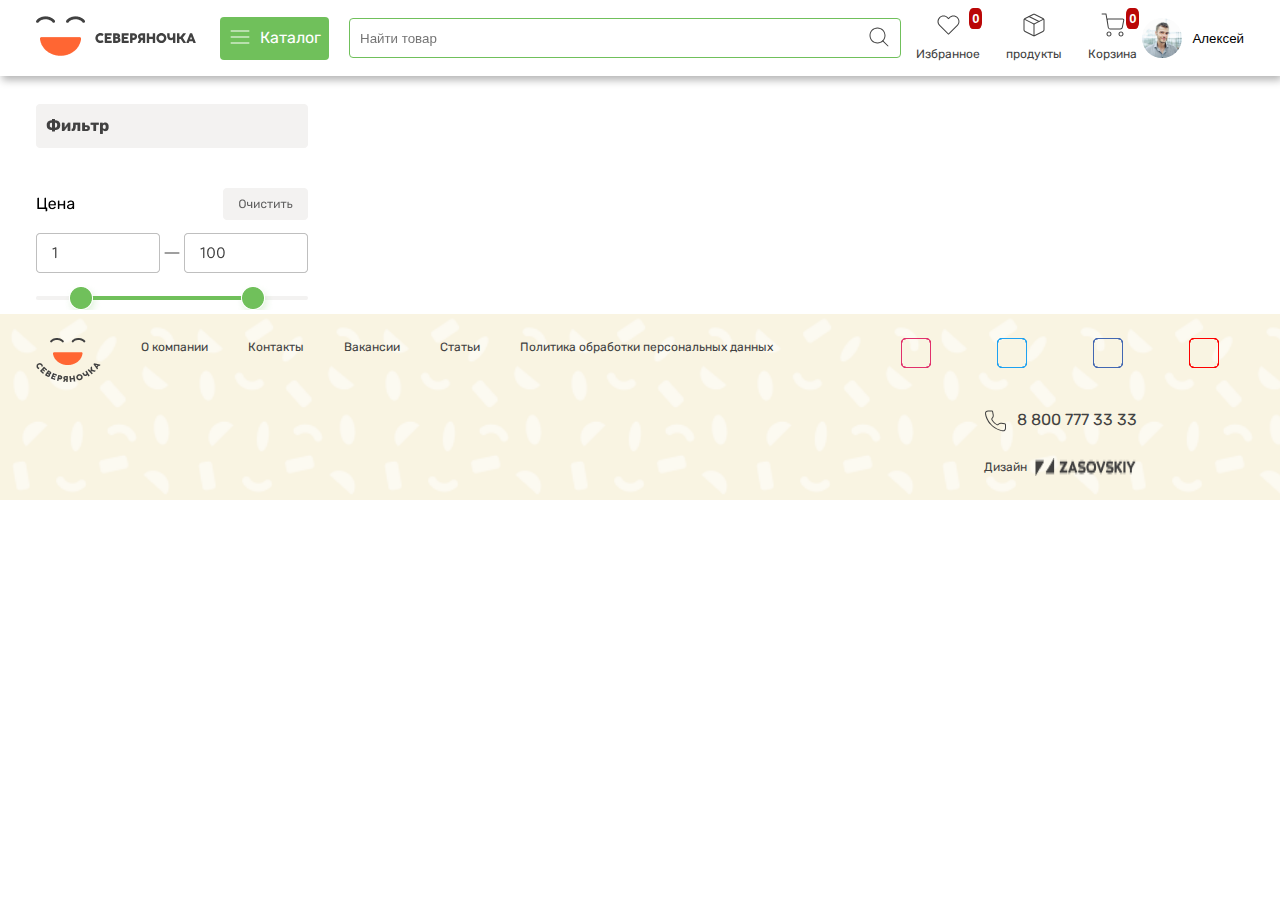
<file: categories1440.html>
<!DOCTYPE html>
<html lang="en">
  <head>
    <meta charset="UTF-8" />
    <meta http-equiv="X-UA-Compatible" content="IE=edge" />
    <meta name="viewport" content="width=device-width, initial-scale=1.0" />
    <title>Document</title>
    <link rel="stylesheet" href="./css/categories1440.min.css" />
    <link
      rel="stylesheet"
      href="https://cdnjs.cloudflare.com/ajax/libs/font-awesome/6.4.0/css/all.min.css"
      integrity="sha512-iecdLmaskl7CVkqkXNQ/ZH/XLlvWZOJyj7Yy7tcenmpD1ypASozpmT/E0iPtmFIB46ZmdtAc9eNBvH0H/ZpiBw=="
      crossorigin="anonymous"
      referrerpolicy="no-referrer"
    />
  </head>
  <body>
     <header class="header">
      <div class="container">
        <nav class="header__navbar">
          <div class="header__logo">
            <a href="./index.html">
              <img src="./images/home/header-logo.png" alt="logo" />
            </a>
            <a href="./index.html">
              <img
                class="header__logo__2"
                src="./images/home/header-logo-2.svg"
                alt="logo"
              />
            </a>
          </div>
          <div class="header__search">
            <div class="header__search__btn">
              <button id="navbar-open" class="header__toogle" href="">
                <img src="./images/home/menu.svg" alt="menu" />
              </button>
              <a href="./kategory.html">Каталог</a>
            </div>
            <input type="text" placeholder="Найти товар" />
            <img class="search" src="./images/home/search.svg" alt="" />
          </div>
          <div class="header__right">
            <div class="header__nav__link">
              <div class="header__nav__Content">
                <div class="favorites-total">
                </div>
                <a href="favorites.html"><img src="./images/home/header-1.svg" alt="" /></a>
                <a href="./favorites.html">Избранное</a>
              </div>
              <div class="header__nav__Content">
                <a href="./allproduct.html"><img src="./images/home/header-2.svg" alt="" /></a>
                <a href="./Allproduct.html">продукты</a>
              </div>
              <div class="header__nav__Content">
                <div class="card-total">
                </div>
                <a href="./basket.html"><img src="./images/home/header-3.svg" alt="" /></a>
                <a href="./basket.html">Корзина</a>
              </div>
            </div>
            <div class="header__nav__profile">
              <button class="modal-btn">
                <img src="./images/home/header-profile.svg" alt="img-profile" />
                Алексей
             </button>
            </div>
          </div>
        </nav>
      </div>
      
      <div class="navbar-responsive container">
          <!-- <ul>
            <li><a href="">Молоко, сыр, яйцо</a></li>
            <li><a href="">Хлеб</a></li>
            <li><a href="">Фрукты и овощи</a></li>
            <li><a href="">Замороженные продукты</a></li>
            <li><a href="">Напитки</a></li>
            <li><a href="">Кондитерские изделия</a></li>
            <li><a href="">Чай, кофе</a></li>
            <li><a href="">Бакалея</a></li>
            <li><a href="">Здоровое питание</a></li>
            <li><a href="">Зоотовары</a></li>
            <li><a href="">Непродовольственные товары</a></li>
            <li><a href="">Детское питание</a></li>
            <li><a href="">Мясо, птица, колбаса</a></li>
          </ul> -->
        </div>
      </div>
    </header>


    <main>
      <section class="catalog">
        <div class="container katalog__container">
           <div class="katalog__aside">
          <img src="./images/kategory/uikategory.png" alt="">
        </div>
        <div class="katalog__bside">
          <div class="Toogle__menu">

          </div>
        </div>
        </div>
       
      </section>
    </main>



     <footer>
      <section class="footer__mobile">
        <div class="container">
          <div class="footer__nav__link">
            <div class="footer__fixed header__nav__Content">
              <img src="./images/home/meniendavatar.svg" alt="menu" />
              <a href="./kategory.html">Каталог</a>
            </div>
            <div class="header__nav__Content">
              <a href="./favorites.html"><img src="./images/home/header-1.svg" alt="" /></a>
              <a href="./favorites.html">Избранное</a>
            </div>
            <div class="header__nav__Content">
              <a href="./allproduct.html"><img src="./images/home/header-2.svg" alt="" /></a>
              <a href="./allproduct.html">продукты</a>
            </div>
            <div class="header__nav__Content">
              <div class="card-total">
                </div>
             <a href="./basket.html"> <img src="./images/home/header-3.svg" alt="" /></a>
              <a href="./basket.html">Корзина</a>
            </div>
            <div class="header__nav__Content">
              <img src="./images/home/meniendavatar.png" alt="" />
            </div>
          </div>
        </div>
      </section>
      <section class="footer">
        <div class="container">
          <div class="footer__wrapper">
            <div class="footer__wrapper__aside">
              <div class="footer__log">
                <img src="./images/home/footer__logo.png" alt="" />
              </div>
              <a href="./about-us.html">О компании</a>
              <a href="./contact-us.html">Контакты</a>
              <a href="./vacancies.html">Вакансии</a>
              <a href="./statii.html">Статьи</a>
              <a href="#">Политика обработки персональных данных</a>
            </div>
            <div class="footer__wrapper__bside">
              <div class="icons">
                <a
                  href="https://www.instagram.com/zukhriddin0095/?igshid=NGExMmI2YTkyZg%3D%3D"
                  target="_blank"
                >
                  <div class="layer">
                    <span></span>
                    <span></span>
                    <span></span>
                    <span></span>
                    <span class="fab fa-instagram"></span>
                  </div>
                  <div class="text">Instagram</div>
                </a>

                <a href="https://twitter.com/account/access" target="_blank">
                  <div class="layer">
                    <span></span>
                    <span></span>
                    <span></span>
                    <span></span>
                    <span class="fab fa-vk"></span>
                  </div>
                  <div class="text">Вконтакте</div>
                </a>

                <a
                  href="https://www.facebook.com/campaign/landing.php?&campaign_id=11554070363&extra_1=s%7Cc%7C518929547024%7Ce%7Catqc%20er%7C&placement=&creative=518929547024&keyword=atqc%20er&partner_id=googlesem&extra_2=campaignid%3D11554070363%26adgroupid%3D112923417056%26matchtype%3De%26network%3Dg%26source%3Dnotmobile%26search_or_content%3Ds%26device%3Dc%26devicemodel%3D%26adposition%3D%26target%3D%26targetid%3Dkwd-309614322922%26loc_physical_ms%3D1028523%26loc_interest_ms%3D%26feeditemid%3D%26param1%3D%26param2%3D&gclid=CjwKCAjw8ZKmBhArEiwAspcJ7sEmrzFPstgPIXMJuqS29qQS7Kc9KFRTZimHWZ2BSvwq6oQJ-4wSNRoCZQEQAvD_BwE"
                  target="_blank"
                >
                  <div class="layer">
                    <span></span>
                    <span></span>
                    <span></span>
                    <span></span>
                    <span class="fab fa-facebook-f"></span>
                  </div>
                  <div class="text">Facebook</div>
                </a>

                <a
                  href="https://www.youtube.com/@abdulazizprogrammer"
                  target="_blank"
                >
                  <div class="layer">
                    <span></span>
                    <span></span>
                    <span></span>
                    <span></span>
                    <span class="fab fa-youtube"></span>
                  </div>
                  <div class="text">YouTube</div>
                </a>
              </div>
              <div class="footer__contact">
                <div class="footer__contact__tell">
                  <img src="./images/home/footer-tel.svg" alt="tel" />
                  <a href="tel:+8 800 777 33 33">8 800 777 33 33</a>
                </div>
                <div class="footer__contact__diz">
                  <p>Дизайн</p>
                  <img src="./images/home/dizayn.png" alt="dizayn" />
                </div>
              </div>
            </div>
          </div>
        </div>
      </section>
    </footer>


    <div class="modal">
          <div class="modal-content">
            <div class="modal-close">
              <button class="modal-close-btn">❌</button>
            </div>
            <form action="" class="modal-content-form">
              <h3>Вход</h3>
              <span>Телефон</span>
              <input type="number" placeholder="telefon nomer">
              <input type="submit" value="Вход">
              <div class="modal-form-links">
                <button>Регистрация</button>
                <a href="/">Забыли пароль?</a>
              </div>
            </form>
          </div>
        </div>

   <script src="./js/products-data.js"></script>
    <script src="./js/categories-data.js"></script>
    <script src="./js/main.js"></script>
<script src="./js/categories.js"></script>
  </body>
</html>
</file>
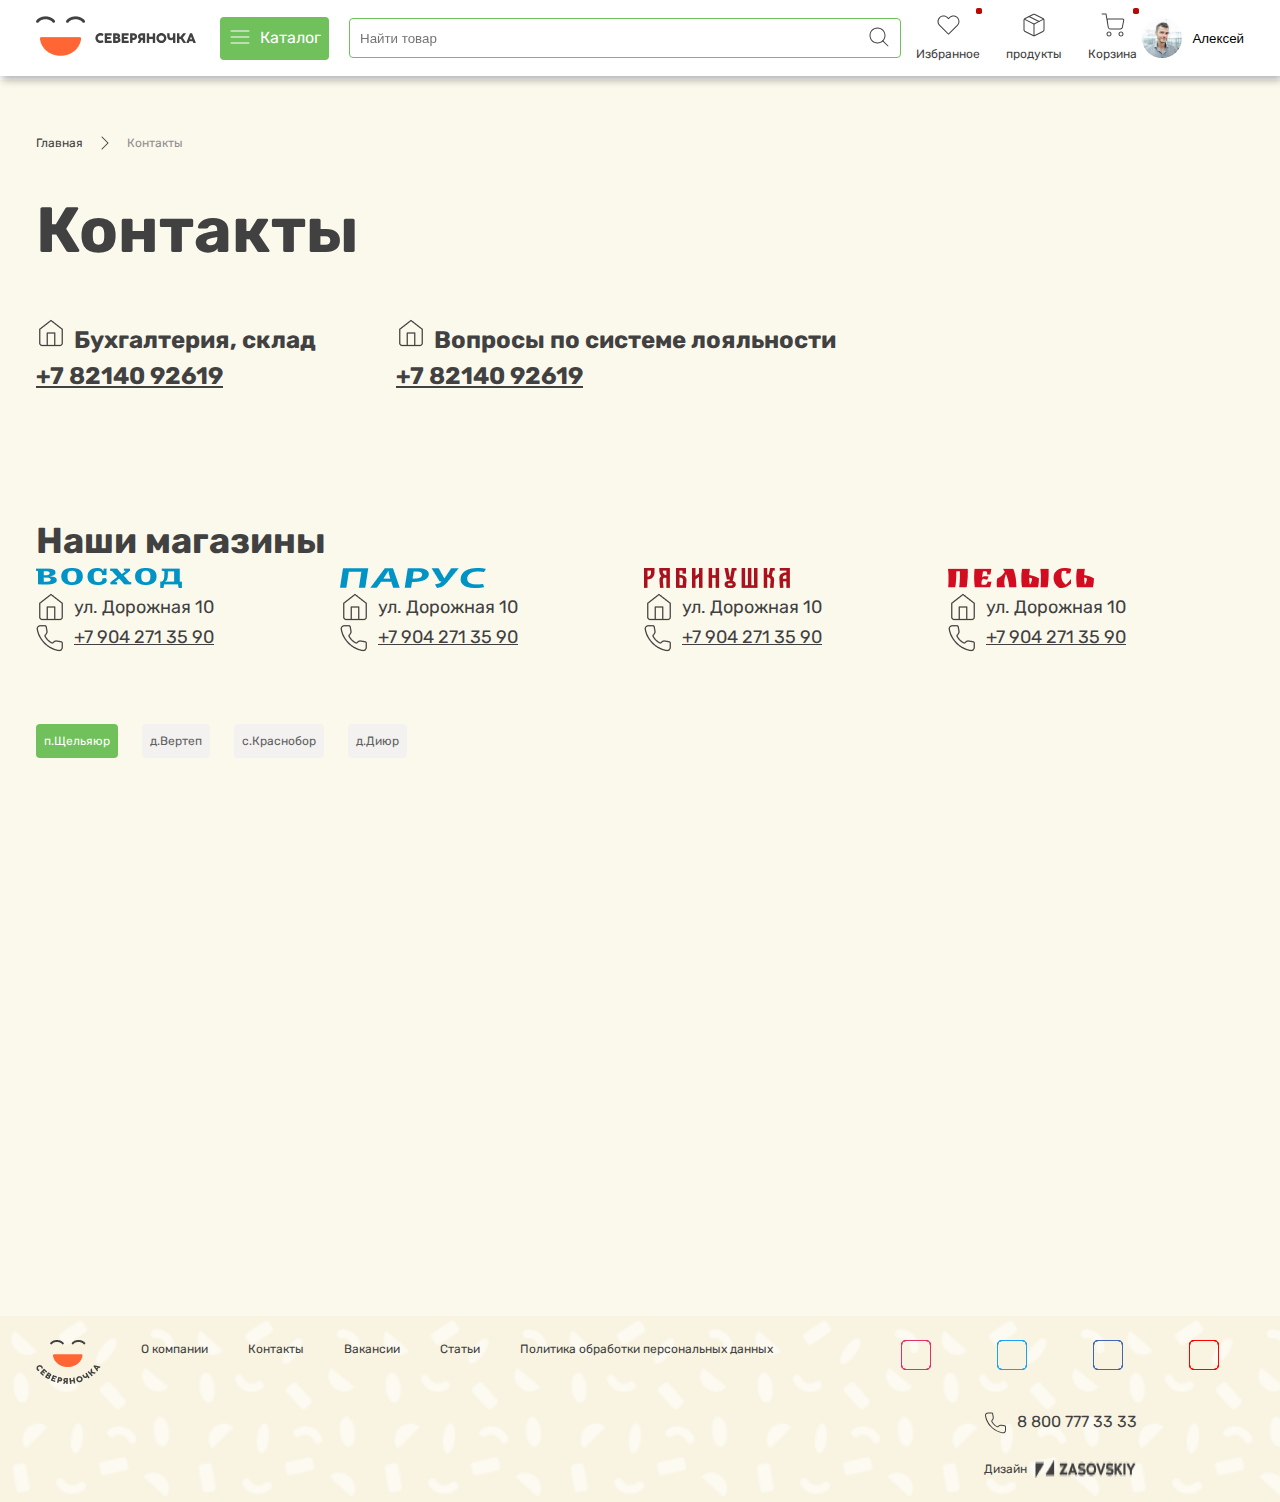
<file: contact-us.html>
<!DOCTYPE html>
<html lang="en">
  <head>
    <meta charset="UTF-8" />
    <meta http-equiv="X-UA-Compatible" content="IE=edge" />
    <meta name="viewport" content="width=device-width, initial-scale=1.0" />
    <title>Document</title>
    <link href="https://unpkg.com/aos@2.3.1/dist/aos.css" rel="stylesheet" />
    <link rel="stylesheet" href="./css/contact-us.min.css" />
    <link
      rel="stylesheet"
      href="https://cdnjs.cloudflare.com/ajax/libs/font-awesome/6.4.0/css/all.min.css"
      integrity="sha512-iecdLmaskl7CVkqkXNQ/ZH/XLlvWZOJyj7Yy7tcenmpD1ypASozpmT/E0iPtmFIB46ZmdtAc9eNBvH0H/ZpiBw=="
      crossorigin="anonymous"
      referrerpolicy="no-referrer"
    />
  </head>
  <body>
    <header class="header">
      <div class="container">
        <nav class="header__navbar">
          <div class="header__logo">
            <a href="./index.html">
              <img src="./images/home/header-logo.png" alt="logo" />
            </a>
            <a href="./index.html">
              <img
                class="header__logo__2"
                src="./images/home/header-logo-2.svg"
                alt="logo"
              />
            </a>
          </div>
          <div class="header__search">
            <div class="header__search__btn">
              <button id="navbar-open" class="header__toogle" href="">
                <img src="./images/home/menu.svg" alt="menu" />
              </button>
              <a href="./kategory.html">Каталог</a>
            </div>
            <input type="text" placeholder="Найти товар" />
            <img class="search" src="./images/home/search.svg" alt="" />
          </div>
          <div class="header__right">
            <div class="header__nav__link">
              <div class="header__nav__Content">
                <div class="favorites-total">
                </div>
                <a href="favorites.html"><img src="./images/home/header-1.svg" alt="" /></a>
                <a href="./favorites.html">Избранное</a>
              </div>
              <div class="header__nav__Content">
                <a href="./allproduct.html"><img src="./images/home/header-2.svg" alt="" /></a>
                <a href="./Allproduct.html">продукты</a>
              </div>
              <div class="header__nav__Content">
                <div class="card-total">
                </div>
                <a href="./basket.html"><img src="./images/home/header-3.svg" alt="" /></a>
                <a href="./basket.html">Корзина</a>
              </div>
            </div>
            <div class="header__nav__profile">
              <button class="modal-btn">
                <img src="./images/home/header-profile.svg" alt="img-profile" />
                Алексей
             </button>
            </div>
          </div>
        </nav>
      </div>
      
      <div class="navbar-responsive container">
          <!-- <ul>
            <li><a href="">Молоко, сыр, яйцо</a></li>
            <li><a href="">Хлеб</a></li>
            <li><a href="">Фрукты и овощи</a></li>
            <li><a href="">Замороженные продукты</a></li>
            <li><a href="">Напитки</a></li>
            <li><a href="">Кондитерские изделия</a></li>
            <li><a href="">Чай, кофе</a></li>
            <li><a href="">Бакалея</a></li>
            <li><a href="">Здоровое питание</a></li>
            <li><a href="">Зоотовары</a></li>
            <li><a href="">Непродовольственные товары</a></li>
            <li><a href="">Детское питание</a></li>
            <li><a href="">Мясо, птица, колбаса</a></li>
          </ul> -->
        </div>
      </div>
    </header>

    <main>
      <section class="contact">
        <div class="container">
          <div class="contact__wrapper">
            <div class="contact__links">
              <a href="./index.html">Главная</a>
              <img src="./images/home/yon.png" alt="" />
              <a href="./contact-us.html">Контакты</a>
            </div>
            <h3>Контакты</h3>
            <div class="contact__callcenter">
              <div class="contact__callcenter__title">
                <h5>Бухгалтерия, склад</h5>
                <a href="tel:+7 82140 92619">+7 82140 92619</a>
              </div>
              <div class="contact__callcenter__title">
                <h5>Вопросы по системе лояльности</h5>
                <a href="tel:+79087163397">+7 82140 92619</a>
              </div>
            </div>
            <h5>Наши магазины</h5>
           
            <div class="contact__store">

              <div class="contact__store__inform">
                <img src="./images/contact/contact-mgzn (1).png" alt="logo">
                <div class="contact__inform__tell">
                  <img src="./images/contact/home.png" alt="">
                  <h5>ул. Дорожная 10</h5>
                </div>
                <div class="contact__inform__tell">
                  <img src="./images/contact/phone.png" alt="">
                  <a href="tel:+79042713590">+7 904 271 35 90</a>
                </div>
              </div>

                <div class="contact__store__inform">
                <img src="./images/contact/market.png" alt="logo">
                <div class="contact__inform__tell">
                  <img src="./images/contact/home.png" alt="">
                  <h5>ул. Дорожная 10</h5>
                </div>
                <div class="contact__inform__tell">
                  <img src="./images/contact/phone.png" alt="">
                  <a href="tel:+79042713590">+7 904 271 35 90</a>
                </div>
              </div>

              <div class="contact__store__inform">
                <img src="./images/contact/contact-mgzn (3).png" alt="logo">
                <div class="contact__inform__tell">
                  <img src="./images/contact/home.png" alt="">
                  <h5>ул. Дорожная 10</h5>
                </div>
                <div class="contact__inform__tell">
                  <img src="./images/contact/phone.png" alt="">
                  <a href="tel:+79042713590">+7 904 271 35 90</a>
                </div>
              </div>

              <div class="contact__store__inform">
                <img src="./images/contact/contact-mgzn (4).png" alt="logo">
                <div class="contact__inform__tell">
                  <img src="./images/contact/home.png" alt="">
                  <h5>ул. Дорожная 10</h5>
                </div>
                <div class="contact__inform__tell">
                  <img src="./images/contact/phone.png" alt="">
                  <a href="tel:+79042713590">+7 904 271 35 90</a>
                </div>
              </div>
            </div>

            <div class="tabs">
            <div class="tab__btn">
              <button>п.Щельяюр</button>
              <button>д.Вертеп</button>
              <button>с.Краснобор</button>
              <button>д.Диюр</button>
            </div>
            <div class="tab-contents">
              <div class="tab-content">
                   <iframe
                src="https://www.google.com/maps/embed?pb=!1m18!1m12!1m3!1d46355.86541033494!2d30.259397789832075!3d59.951643298242516!2m3!1f0!2f0!3f0!3m2!1i1024!2i768!4f13.1!3m3!1m2!1s0x4696314918e80fad%3A0x6e0152b68d7acd7b!2z0KfQutCw0LvQvtCy0YHQutCw0Y8!5e0!3m2!1sru!2s!4v1690622182081!5m2!1sru!2s"
                width="600"
                height="450"
                style="border: 0"
                allowfullscreen=""
                loading="lazy"
                referrerpolicy="no-referrer-when-downgrade"
              ></iframe>
                </div>
              <div class="tab-content">
                 <iframe src="https://www.google.com/maps/embed?pb=!1m16!1m12!1m3!1d16092.454954591742!2d53.16929854627001!3d65.29926679146106!2m3!1f0!2f0!3f0!3m2!1i1024!2i768!4f13.1!2m1!1z0LQu0JLQtdGA0YLQtdC_!5e0!3m2!1sru!2s!4v1691229998557!5m2!1sru!2s" width="600" height="450" style="border:0;" allowfullscreen="" loading="lazy" referrerpolicy="no-referrer-when-downgrade"></iframe>
                </div>
              <div class="tab-content">
                 <iframe src="https://www.google.com/maps/embed?pb=!1m18!1m12!1m3!1d152.80088644331832!2d53.2775827418343!3d65.2953019993086!2m3!1f0!2f0!3f0!3m2!1i1024!2i768!4f13.1!3m3!1m2!1s0x447235dd2ca590b3%3A0xc633232da326cfaf!2z0JrRgNCw0YHQvdC-0LHQvtGALCDQoNC10YHQvy4g0JrQvtC80LgsINCg0L7RgdGB0LjRjywgMTY5NDcz!5e1!3m2!1sru!2s!4v1691230064941!5m2!1sru!2s" width="600" height="450" style="border:0;" allowfullscreen="" loading="lazy" referrerpolicy="no-referrer-when-downgrade"></iframe>
              </div>
              <div class="tab-content">
   <iframe src="https://www.google.com/maps/embed?pb=!1m18!1m12!1m3!1d13350.044498597961!2d53.33805135819027!3d65.27562599280367!2m3!1f0!2f0!3f0!3m2!1i1024!2i768!4f13.1!3m3!1m2!1s0x447235aa69816fb7%3A0x7202220934f2d943!2z0JTQuNGO0YAsINCg0LXRgdC_LiDQmtC-0LzQuCwg0KDQvtGB0YHQuNGPLCAxNjk0NzE!5e0!3m2!1sru!2s!4v1691232160909!5m2!1sru!2s" width="600" height="450" style="border:0;" allowfullscreen="" loading="lazy" referrerpolicy="no-referrer-when-downgrade"></iframe>              </div>
            </div>
          </div>


          </div>
        </div>
      </section>
    </main>

   <footer>
      <section class="footer__mobile">
        <div class="container">
          <div class="footer__nav__link">
            <div class="footer__fixed header__nav__Content">
              <img src="./images/home/meniendavatar.svg" alt="menu" />
              <a href="./kategory.html">Каталог</a>
            </div>
            <div class="header__nav__Content">
              <a href="./favorites.html"><img src="./images/home/header-1.svg" alt="" /></a>
              <a href="./favorites.html">Избранное</a>
            </div>
            <div class="header__nav__Content">
              <a href="./allproduct.html"><img src="./images/home/header-2.svg" alt="" /></a>
              <a href="./allproduct.html">продукты</a>
            </div>
            <div class="header__nav__Content">
              <div class="card-total">
                </div>
             <a href="./basket.html"> <img src="./images/home/header-3.svg" alt="" /></a>
              <a href="./basket.html">Корзина</a>
            </div>
            <div class="header__nav__Content">
              <img src="./images/home/meniendavatar.png" alt="" />
            </div>
          </div>
        </div>
      </section>
      <section class="footer">
        <div class="container">
          <div class="footer__wrapper">
            <div class="footer__wrapper__aside">
              <div class="footer__log">
                <img src="./images/home/footer__logo.png" alt="" />
              </div>
              <a href="./about-us.html">О компании</a>
              <a href="./contact-us.html">Контакты</a>
              <a href="./vacancies.html">Вакансии</a>
              <a href="./statii.html">Статьи</a>
              <a href="#">Политика обработки персональных данных</a>
            </div>
            <div class="footer__wrapper__bside">
              <div class="icons">
                <a
                  href="https://www.instagram.com/zukhriddin0095/?igshid=NGExMmI2YTkyZg%3D%3D"
                  target="_blank"
                >
                  <div class="layer">
                    <span></span>
                    <span></span>
                    <span></span>
                    <span></span>
                    <span class="fab fa-instagram"></span>
                  </div>
                  <div class="text">Instagram</div>
                </a>

                <a href="https://twitter.com/account/access" target="_blank">
                  <div class="layer">
                    <span></span>
                    <span></span>
                    <span></span>
                    <span></span>
                    <span class="fab fa-vk"></span>
                  </div>
                  <div class="text">Вконтакте</div>
                </a>

                <a
                  href="https://www.facebook.com/campaign/landing.php?&campaign_id=11554070363&extra_1=s%7Cc%7C518929547024%7Ce%7Catqc%20er%7C&placement=&creative=518929547024&keyword=atqc%20er&partner_id=googlesem&extra_2=campaignid%3D11554070363%26adgroupid%3D112923417056%26matchtype%3De%26network%3Dg%26source%3Dnotmobile%26search_or_content%3Ds%26device%3Dc%26devicemodel%3D%26adposition%3D%26target%3D%26targetid%3Dkwd-309614322922%26loc_physical_ms%3D1028523%26loc_interest_ms%3D%26feeditemid%3D%26param1%3D%26param2%3D&gclid=CjwKCAjw8ZKmBhArEiwAspcJ7sEmrzFPstgPIXMJuqS29qQS7Kc9KFRTZimHWZ2BSvwq6oQJ-4wSNRoCZQEQAvD_BwE"
                  target="_blank"
                >
                  <div class="layer">
                    <span></span>
                    <span></span>
                    <span></span>
                    <span></span>
                    <span class="fab fa-facebook-f"></span>
                  </div>
                  <div class="text">Facebook</div>
                </a>

                <a
                  href="https://www.youtube.com/@abdulazizprogrammer"
                  target="_blank"
                >
                  <div class="layer">
                    <span></span>
                    <span></span>
                    <span></span>
                    <span></span>
                    <span class="fab fa-youtube"></span>
                  </div>
                  <div class="text">YouTube</div>
                </a>
              </div>
              <div class="footer__contact">
                <div class="footer__contact__tell">
                  <img src="./images/home/footer-tel.svg" alt="tel" />
                  <a href="tel:+8 800 777 33 33">8 800 777 33 33</a>
                </div>
                <div class="footer__contact__diz">
                  <p>Дизайн</p>
                  <img src="./images/home/dizayn.png" alt="dizayn" />
                </div>
              </div>
            </div>
          </div>
        </div>
      </section>
    </footer>

    <div class="modal">
          <div class="modal-content">
            <div class="modal-close">
              <button class="modal-close-btn">❌</button>
            </div>
            <form action="" class="modal-content-form">
              <h3>Вход</h3>
              <span>Телефон</span>
              <input type="number" placeholder="telefon nomer">
              <input type="submit" value="Вход">
              <div class="modal-form-links">
                <button>Регистрация</button>
                <a href="/">Забыли пароль?</a>
              </div>
            </form>
          </div>
        </div>
    
    <script src="https://unpkg.com/aos@2.3.1/dist/aos.js"></script>
    <script src="./js/contact.js"></script>
  </body>
</html>
</file>
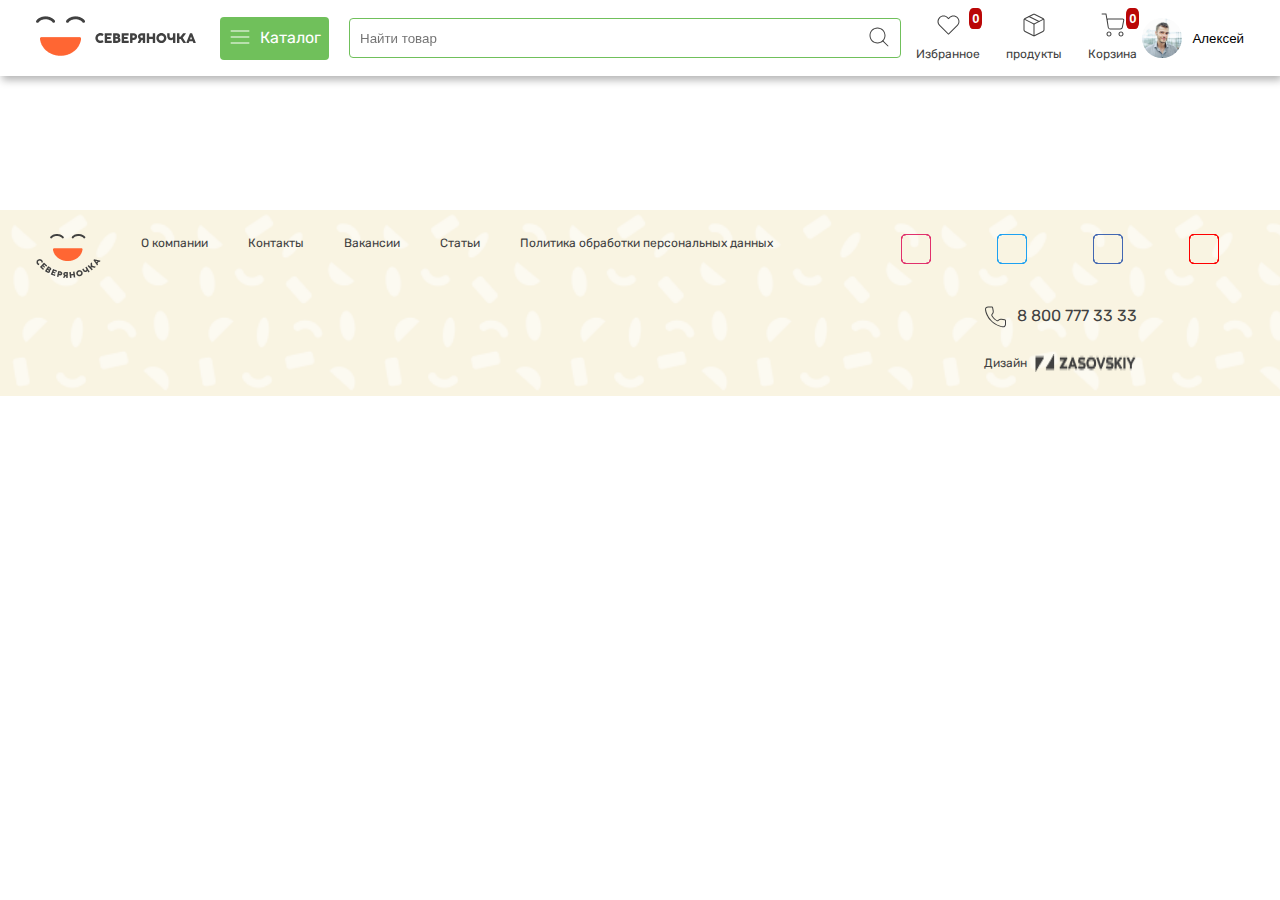
<file: favorites.html>
<!DOCTYPE html>
<html lang="en">
<head>
  <meta charset="UTF-8">
  <meta http-equiv="X-UA-Compatible" content="IE=edge">
  <meta name="viewport" content="width=device-width, initial-scale=1.0">
  <title>Document</title>
  <link rel="stylesheet" href="./css/favorites.min.css">
   <link
      rel="stylesheet"
      href="https://cdnjs.cloudflare.com/ajax/libs/font-awesome/6.4.0/css/all.min.css"
      integrity="sha512-iecdLmaskl7CVkqkXNQ/ZH/XLlvWZOJyj7Yy7tcenmpD1ypASozpmT/E0iPtmFIB46ZmdtAc9eNBvH0H/ZpiBw=="
      crossorigin="anonymous"
      referrerpolicy="no-referrer"
    />
    
</head>
<body>

    <header class="header">
      <div class="container">
        <nav class="header__navbar">
          <div class="header__logo">
            <a href="./index.html">
              <img src="./images/home/header-logo.png" alt="logo" />
            </a>
            <a href="./index.html">
              <img
                class="header__logo__2"
                src="./images/home/header-logo-2.svg"
                alt="logo"
              />
            </a>
          </div>
          <div class="header__search">
            <div class="header__search__btn">
              <button id="navbar-open" class="header__toogle" href="">
                <img src="./images/home/menu.svg" alt="menu" />
              </button>
              <a href="./kategory.html">Каталог</a>
            </div>
            <input type="text" placeholder="Найти товар" />
            <img class="search" src="./images/home/search.svg" alt="" />
          </div>
          <div class="header__right">
            <div class="header__nav__link">
              <div class="header__nav__Content">
                <div class="favorites-total">
                </div>
                <a href="favorites.html"><img src="./images/home/header-1.svg" alt="" /></a>
                <a href="./favorites.html">Избранное</a>
              </div>
              <div class="header__nav__Content">
                <a href="./allproduct.html"><img src="./images/home/header-2.svg" alt="" /></a>
                <a href="./Allproduct.html">продукты</a>
              </div>
              <div class="header__nav__Content">
                <div class="card-total">
                </div>
                <a href="./basket.html"><img src="./images/home/header-3.svg" alt="" /></a>
                <a href="./basket.html">Корзина</a>
              </div>
            </div>
            <div class="header__nav__profile">
              <button class="modal-btn">
                <img src="./images/home/header-profile.svg" alt="img-profile" />
                Алексей
             </button>
            </div>
          </div>
        </nav>
      </div>
      
      <div class="navbar-responsive container">
          <!-- <ul>
            <li><a href="">Молоко, сыр, яйцо</a></li>
            <li><a href="">Хлеб</a></li>
            <li><a href="">Фрукты и овощи</a></li>
            <li><a href="">Замороженные продукты</a></li>
            <li><a href="">Напитки</a></li>
            <li><a href="">Кондитерские изделия</a></li>
            <li><a href="">Чай, кофе</a></li>
            <li><a href="">Бакалея</a></li>
            <li><a href="">Здоровое питание</a></li>
            <li><a href="">Зоотовары</a></li>
            <li><a href="">Непродовольственные товары</a></li>
            <li><a href="">Детское питание</a></li>
            <li><a href="">Мясо, птица, колбаса</a></li>
          </ul> -->
        </div>
      </div>
    </header>

    <main>
      <section class="favorite">
        <div class="container">
          <div class="favorite_wrapper">

          </div>
        </div>
      </section>
    </main>


    <footer>
      <section class="footer__mobile">
        <div class="container">
          <div class="footer__nav__link">
            <div class="footer__fixed header__nav__Content">
              <img src="./images/home/meniendavatar.svg" alt="menu" />
              <a href="./kategory.html">Каталог</a>
            </div>
            <div class="header__nav__Content">
              <a href="./favorites.html"><img src="./images/home/header-1.svg" alt="" /></a>
              <a href="./favorites.html">Избранное</a>
            </div>
            <div class="header__nav__Content">
              <a href="./allproduct.html"><img src="./images/home/header-2.svg" alt="" /></a>
              <a href="./allproduct.html">продукты</a>
            </div>
            <div class="header__nav__Content">
              <div class="card-total">
                </div>
             <a href="./basket.html"> <img src="./images/home/header-3.svg" alt="" /></a>
              <a href="./basket.html">Корзина</a>
            </div>
            <div class="header__nav__Content">
              <img src="./images/home/meniendavatar.png" alt="" />
            </div>
          </div>
        </div>
      </section>
      <section class="footer">
        <div class="container">
          <div class="footer__wrapper">
            <div class="footer__wrapper__aside">
              <div class="footer__log">
                <img src="./images/home/footer__logo.png" alt="" />
              </div>
              <a href="./about-us.html">О компании</a>
              <a href="./contact-us.html">Контакты</a>
              <a href="./vacancies.html">Вакансии</a>
              <a href="./statii.html">Статьи</a>
              <a href="#">Политика обработки персональных данных</a>
            </div>
            <div class="footer__wrapper__bside">
              <div class="icons">
                <a
                  href="https://www.instagram.com/zukhriddin0095/?igshid=NGExMmI2YTkyZg%3D%3D"
                  target="_blank"
                >
                  <div class="layer">
                    <span></span>
                    <span></span>
                    <span></span>
                    <span></span>
                    <span class="fab fa-instagram"></span>
                  </div>
                  <div class="text">Instagram</div>
                </a>

                <a href="https://twitter.com/account/access" target="_blank">
                  <div class="layer">
                    <span></span>
                    <span></span>
                    <span></span>
                    <span></span>
                    <span class="fab fa-vk"></span>
                  </div>
                  <div class="text">Вконтакте</div>
                </a>

                <a
                  href="https://www.facebook.com/campaign/landing.php?&campaign_id=11554070363&extra_1=s%7Cc%7C518929547024%7Ce%7Catqc%20er%7C&placement=&creative=518929547024&keyword=atqc%20er&partner_id=googlesem&extra_2=campaignid%3D11554070363%26adgroupid%3D112923417056%26matchtype%3De%26network%3Dg%26source%3Dnotmobile%26search_or_content%3Ds%26device%3Dc%26devicemodel%3D%26adposition%3D%26target%3D%26targetid%3Dkwd-309614322922%26loc_physical_ms%3D1028523%26loc_interest_ms%3D%26feeditemid%3D%26param1%3D%26param2%3D&gclid=CjwKCAjw8ZKmBhArEiwAspcJ7sEmrzFPstgPIXMJuqS29qQS7Kc9KFRTZimHWZ2BSvwq6oQJ-4wSNRoCZQEQAvD_BwE"
                  target="_blank"
                >
                  <div class="layer">
                    <span></span>
                    <span></span>
                    <span></span>
                    <span></span>
                    <span class="fab fa-facebook-f"></span>
                  </div>
                  <div class="text">Facebook</div>
                </a>

                <a
                  href="https://www.youtube.com/@abdulazizprogrammer"
                  target="_blank"
                >
                  <div class="layer">
                    <span></span>
                    <span></span>
                    <span></span>
                    <span></span>
                    <span class="fab fa-youtube"></span>
                  </div>
                  <div class="text">YouTube</div>
                </a>
              </div>
              <div class="footer__contact">
                <div class="footer__contact__tell">
                  <img src="./images/home/footer-tel.svg" alt="tel" />
                  <a href="tel:+8 800 777 33 33">8 800 777 33 33</a>
                </div>
                <div class="footer__contact__diz">
                  <p>Дизайн</p>
                  <img src="./images/home/dizayn.png" alt="dizayn" />
                </div>
              </div>
            </div>
          </div>
        </div>
      </section>
    </footer>

    <div class="modal">
          <div class="modal-content">
            <div class="modal-close">
              <button class="modal-close-btn">❌</button>
            </div>
            <form action="" class="modal-content-form">
              <h3>Вход</h3>
              <span>Телефон</span>
              <input type="number" placeholder="telefon nomer">
              <input type="submit" value="Вход">
              <div class="modal-form-links">
                <button>Регистрация</button>
                <a href="/">Забыли пароль?</a>
              </div>
            </form>
          </div>
        </div>

    <script src="./js/products-data.js"></script>
    <script src="./js/categories-data.js"></script>
    <script src="./js/product.js"></script>
  <script src="./js/main.js"></script>
    <script src="./js/favorite.js"></script>

</body>
</html>
</file>
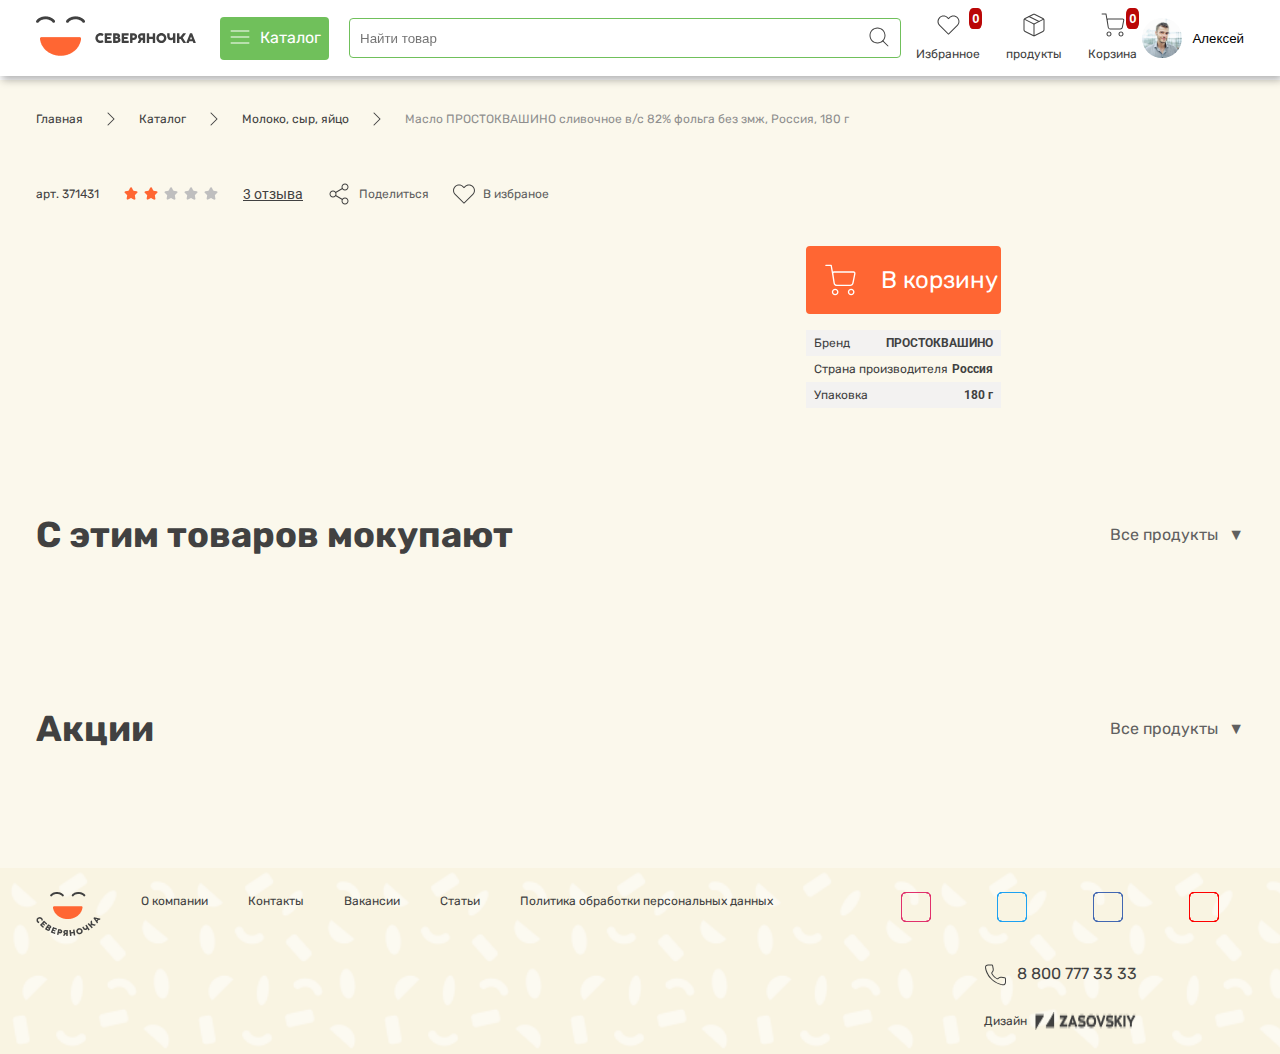
<file: product.html>
<!DOCTYPE html>
<html lang="en">
<head>
  <meta charset="UTF-8">
  <meta http-equiv="X-UA-Compatible" content="IE=edge">
  <meta name="viewport" content="width=device-width, initial-scale=1.0">
  <title>Document</title>
  <link href="https://unpkg.com/aos@2.3.1/dist/aos.css" rel="stylesheet" />
  <link rel="stylesheet" href="./css/product.min.css">
   <link
      rel="stylesheet"
      href="https://cdnjs.cloudflare.com/ajax/libs/font-awesome/6.4.0/css/all.min.css"
      integrity="sha512-iecdLmaskl7CVkqkXNQ/ZH/XLlvWZOJyj7Yy7tcenmpD1ypASozpmT/E0iPtmFIB46ZmdtAc9eNBvH0H/ZpiBw=="
      crossorigin="anonymous"
      referrerpolicy="no-referrer"
    />
    
</head>
<body>

   <header class="header">
      <div class="container">
        <nav class="header__navbar">
          <div class="header__logo">
            <a href="./index.html">
              <img src="./images/home/header-logo.png" alt="logo" />
            </a>
            <a href="./index.html">
              <img
                class="header__logo__2"
                src="./images/home/header-logo-2.svg"
                alt="logo"
              />
            </a>
          </div>
          <div class="header__search">
            <div class="header__search__btn">
              <button id="navbar-open" class="header__toogle" href="">
                <img src="./images/home/menu.svg" alt="menu" />
              </button>
              <a href="./kategory.html">Каталог</a>
            </div>
            <input type="text" placeholder="Найти товар" />
            <img class="search" src="./images/home/search.svg" alt="" />
          </div>
          <div class="header__right">
            <div class="header__nav__link">
              <div class="header__nav__Content">
                <div class="favorites-total">
                </div>
                <a href="favorites.html"><img src="./images/home/header-1.svg" alt="" /></a>
                <a href="./favorites.html">Избранное</a>
              </div>
              <div class="header__nav__Content">
                <a href="./allproduct.html"><img src="./images/home/header-2.svg" alt="" /></a>
                <a href="./Allproduct.html">продукты</a>
              </div>
              <div class="header__nav__Content">
                <div class="card-total">
                </div>
                <a href="./basket.html"><img src="./images/home/header-3.svg" alt="" /></a>
                <a href="./basket.html">Корзина</a>
              </div>
            </div>
            <div class="header__nav__profile">
              <button class="modal-btn">
                <img src="./images/home/header-profile.svg" alt="img-profile" />
                Алексей
             </button>
            </div>
          </div>
        </nav>
      </div>
      
      <div class="navbar-responsive container">
          <!-- <ul>
            <li><a href="">Молоко, сыр, яйцо</a></li>
            <li><a href="">Хлеб</a></li>
            <li><a href="">Фрукты и овощи</a></li>
            <li><a href="">Замороженные продукты</a></li>
            <li><a href="">Напитки</a></li>
            <li><a href="">Кондитерские изделия</a></li>
            <li><a href="">Чай, кофе</a></li>
            <li><a href="">Бакалея</a></li>
            <li><a href="">Здоровое питание</a></li>
            <li><a href="">Зоотовары</a></li>
            <li><a href="">Непродовольственные товары</a></li>
            <li><a href="">Детское питание</a></li>
            <li><a href="">Мясо, птица, колбаса</a></li>
          </ul> -->
        </div>
      </div>
    </header>


      <main>
        <section class="product__hero">
          <div class="container">
            <div class="product__links">
                <a href="./index.html">Главная</a>
                <img src="./images/home/yon.png" alt="">
                <a href="./kategory.html">Каталог</a>
                <img src="./images/home/yon.png" alt="">
                <a href="#">Молоко, сыр, яйцо</a>
                <img src="./images/home/yon.png" alt="">
                <h4>Масло ПРОСТОКВАШИНО сливочное в/с 82% фольга без змж, Россия, 180 г</h4>
            </div>
            <div class="hero__wrapper">
              <!-- <h3>Масло ПРОСТОКВАШИНО сливочное в/с 82% фольга без змж, Россия, 180 г</h3> -->
              <div class="hero__share">
                <h5>арт. 371431</h5>
                <img src="./images/product/star 2.png" alt="">
                <h6>3 отзыва</h6>
                  <div class="hero__share__title">
                    <img src="./images/product/podelitsya.svg" alt="">
                    <a href="#">Поделиться</a>
                  </div>
                  <div class="hero__share__title">
                    <img src="./images/product/serdsa.svg" alt="">
                    <a href="#">В избраное</a>
                  </div>
              </div>
            </div>
            <div class="hero__backet">
              <div class="hero__basket__aside">

              </div>
              <div class="hero__basket__bside">
              <div class="basket__bside__price">
                <!-- <div class="bside__price__title">
                  <h5>192,6 ₽</h5>
                  <p>Обычная цена</p>
                </div>
                <div class="bside__price__title">
                  <h4>108,99 ₽</h4>
                  <p>С картой Северяночки</p>
                </div> -->
              </div>
              <div class="bascet__btn">
                <a href="./basket.html">
                  <img src="./images/product/shopping-cart.svg" alt="">
                  <p>В корзину</p>
                </a>
              </div>
              <div class="bascet__bonuses">
                <div class="bascet__bonuses__title">
                  <img src="./images/product/atom.png" alt="">
                  <h5>Вы получаете 10 бонусов</h5>
                </div>
                <div class="bascet__bonuses__title">
                  <img src="./images/product/uvidemleniya-off.png" alt="">
                  <h4>Уведомить о снижении цены</h4>
                </div>
              </div>
              <div class="bascet__brend">
                <div class="brend__title">
                  <h4>Бренд</h4>
                  <h5>ПРОСТОКВАШИНО</h5>
                </div>
                <div class="brend__title">
                  <h4>Страна производителя</h4>
                  <h5>Россия</h5>
                </div>
                <div class="brend__title">
                  <h4>Упаковка</h4>
                  <h5>180 г</h5>
                </div>
              </div>
            </div>
            </div>
            
          </div>
        </section>
        <div class="product__links"></div>
        <section class="product">
          <div class="container">
             <div class="stock__wrapper__texts">
              <h3>С этим товаров мокупают</h3>
              <a href="./kategory.html">Все продукты</a>
            </div>

            <div class="stock__boxes">
            </div>

            <div class="stock__wrapper__texts">
              <h3>Акции</h3>
              <a href="./kategory.html">Все продукты</a>
            </div>

            <div class="stock__boxes2">

            </div>
          </div>
        </section>
      </main>


     <footer>
      <section class="footer__mobile">
        <div class="container">
          <div class="footer__nav__link">
            <div class="footer__fixed header__nav__Content">
              <img src="./images/home/meniendavatar.svg" alt="menu" />
              <a href="./kategory.html">Каталог</a>
            </div>
            <div class="header__nav__Content">
              <a href="./favorites.html"><img src="./images/home/header-1.svg" alt="" /></a>
              <a href="./favorites.html">Избранное</a>
            </div>
            <div class="header__nav__Content">
              <a href="./allproduct.html"><img src="./images/home/header-2.svg" alt="" /></a>
              <a href="./allproduct.html">продукты</a>
            </div>
            <div class="header__nav__Content">
              <div class="card-total">
                </div>
             <a href="./basket.html"> <img src="./images/home/header-3.svg" alt="" /></a>
              <a href="./basket.html">Корзина</a>
            </div>
            <div class="header__nav__Content">
              <img src="./images/home/meniendavatar.png" alt="" />
            </div>
          </div>
        </div>
      </section>
      <section class="footer">
        <div class="container">
          <div class="footer__wrapper">
            <div class="footer__wrapper__aside">
              <div class="footer__log">
                <img src="./images/home/footer__logo.png" alt="" />
              </div>
              <a href="./about-us.html">О компании</a>
              <a href="./contact-us.html">Контакты</a>
              <a href="./vacancies.html">Вакансии</a>
              <a href="./statii.html">Статьи</a>
              <a href="#">Политика обработки персональных данных</a>
            </div>
            <div class="footer__wrapper__bside">
              <div class="icons">
                <a
                  href="https://www.instagram.com/zukhriddin0095/?igshid=NGExMmI2YTkyZg%3D%3D"
                  target="_blank"
                >
                  <div class="layer">
                    <span></span>
                    <span></span>
                    <span></span>
                    <span></span>
                    <span class="fab fa-instagram"></span>
                  </div>
                  <div class="text">Instagram</div>
                </a>

                <a href="https://twitter.com/account/access" target="_blank">
                  <div class="layer">
                    <span></span>
                    <span></span>
                    <span></span>
                    <span></span>
                    <span class="fab fa-vk"></span>
                  </div>
                  <div class="text">Вконтакте</div>
                </a>

                <a
                  href="https://www.facebook.com/campaign/landing.php?&campaign_id=11554070363&extra_1=s%7Cc%7C518929547024%7Ce%7Catqc%20er%7C&placement=&creative=518929547024&keyword=atqc%20er&partner_id=googlesem&extra_2=campaignid%3D11554070363%26adgroupid%3D112923417056%26matchtype%3De%26network%3Dg%26source%3Dnotmobile%26search_or_content%3Ds%26device%3Dc%26devicemodel%3D%26adposition%3D%26target%3D%26targetid%3Dkwd-309614322922%26loc_physical_ms%3D1028523%26loc_interest_ms%3D%26feeditemid%3D%26param1%3D%26param2%3D&gclid=CjwKCAjw8ZKmBhArEiwAspcJ7sEmrzFPstgPIXMJuqS29qQS7Kc9KFRTZimHWZ2BSvwq6oQJ-4wSNRoCZQEQAvD_BwE"
                  target="_blank"
                >
                  <div class="layer">
                    <span></span>
                    <span></span>
                    <span></span>
                    <span></span>
                    <span class="fab fa-facebook-f"></span>
                  </div>
                  <div class="text">Facebook</div>
                </a>

                <a
                  href="https://www.youtube.com/@abdulazizprogrammer"
                  target="_blank"
                >
                  <div class="layer">
                    <span></span>
                    <span></span>
                    <span></span>
                    <span></span>
                    <span class="fab fa-youtube"></span>
                  </div>
                  <div class="text">YouTube</div>
                </a>
              </div>
              <div class="footer__contact">
                <div class="footer__contact__tell">
                  <img src="./images/home/footer-tel.svg" alt="tel" />
                  <a href="tel:+8 800 777 33 33">8 800 777 33 33</a>
                </div>
                <div class="footer__contact__diz">
                  <p>Дизайн</p>
                  <img src="./images/home/dizayn.png" alt="dizayn" />
                </div>
              </div>
            </div>
          </div>
        </div>
      </section>
    </footer>

    <div class="modal">
          <div class="modal-content">
            <div class="modal-close">
              <button class="modal-close-btn">❌</button>
            </div>
            <form action="" class="modal-content-form">
              <h3>Вход</h3>
              <span>Телефон</span>
              <input type="number" placeholder="telefon nomer">
              <input type="submit" value="Вход">
              <div class="modal-form-links">
                <button>Регистрация</button>
                <a href="/">Забыли пароль?</a>
              </div>
            </form>
          </div>
        </div>

      <script src="./js/products-data.js"></script>
    <script src="./js/categories-data.js"></script>
    <script src="./js/main.js"></script>
    <script src="./js/product.js"></script>
  
</body>
</html>
</file>
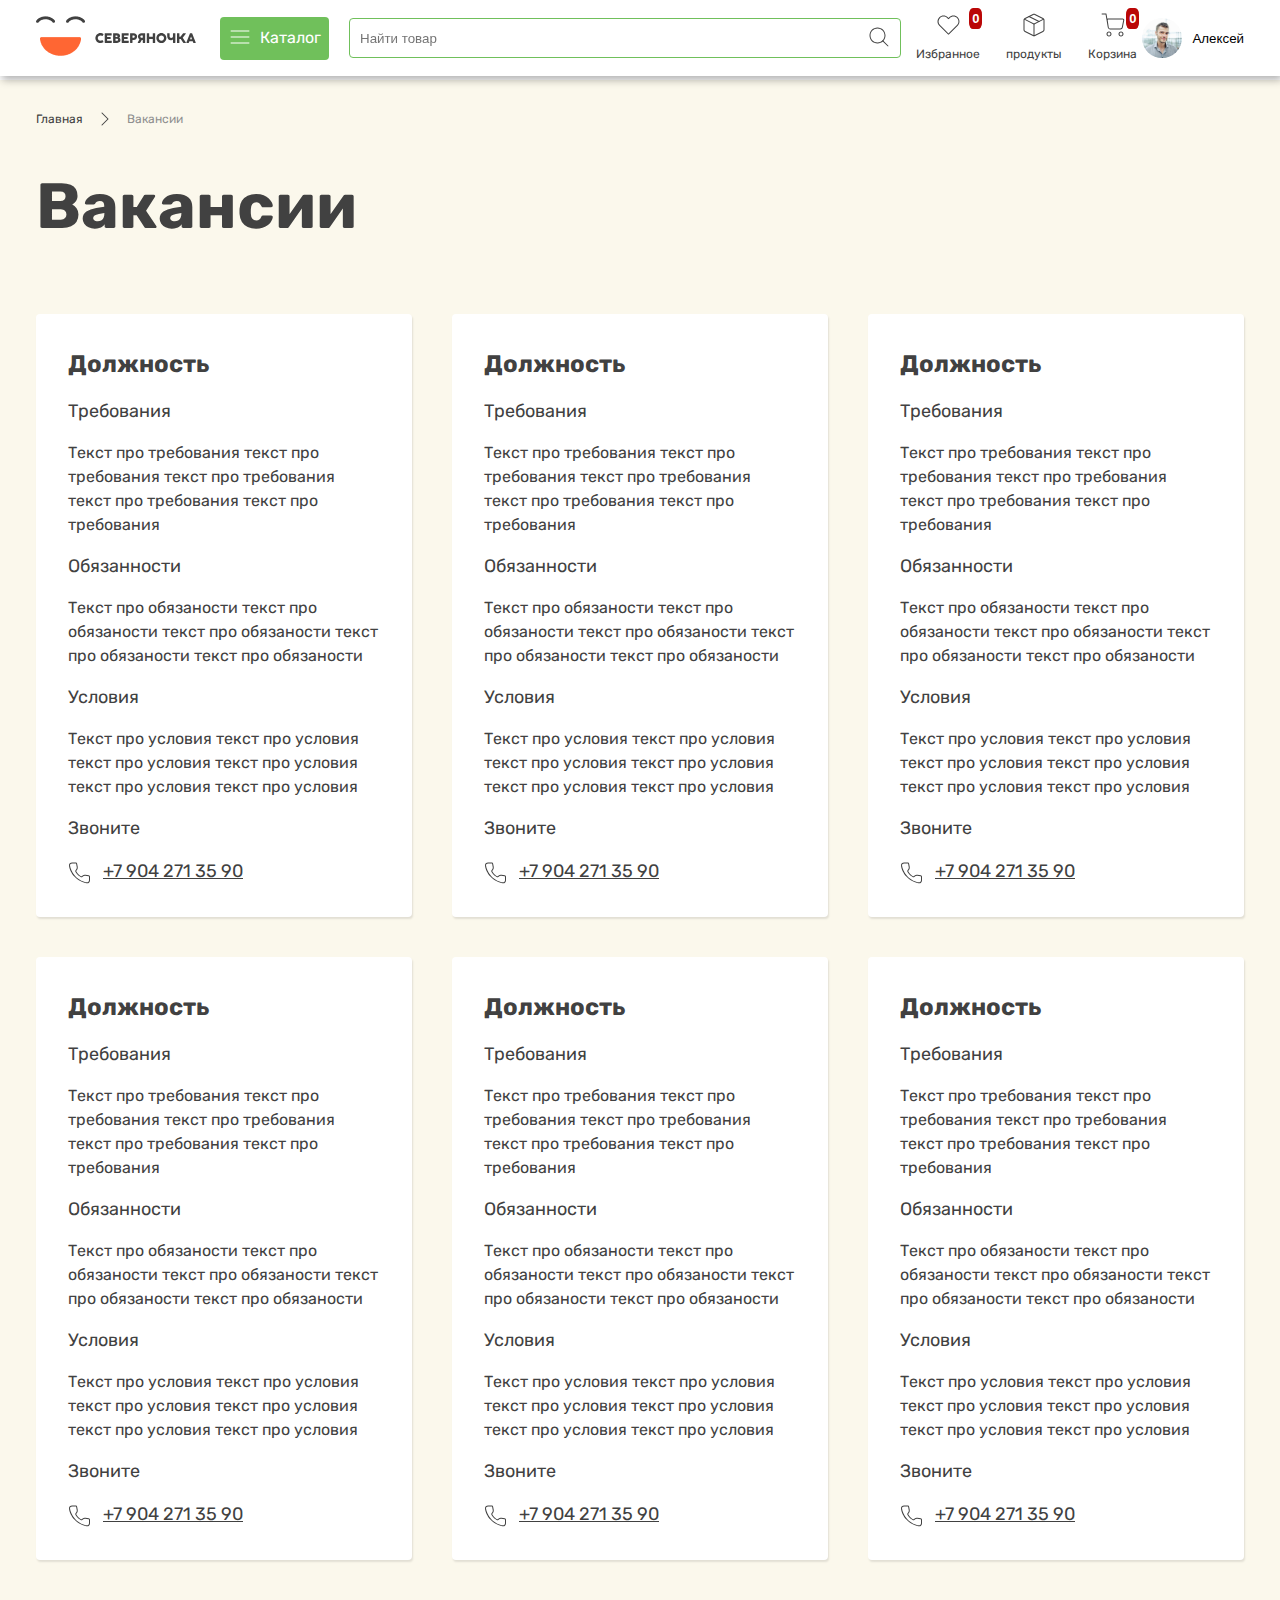
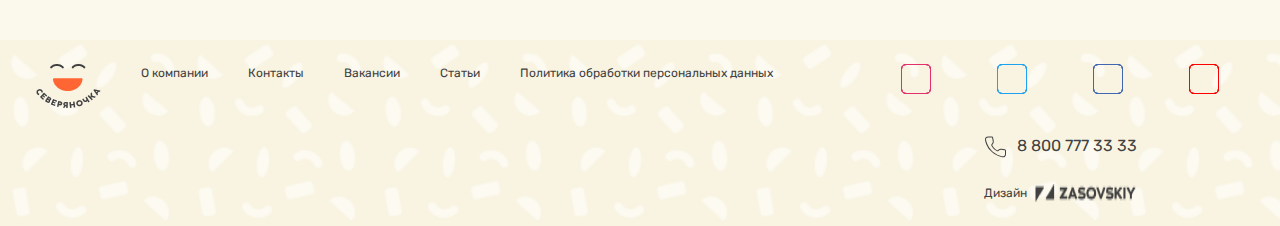
<file: vacancies.html>
<!DOCTYPE html>
<html lang="en">
  <head>
    <meta charset="UTF-8" />
    <meta http-equiv="X-UA-Compatible" content="IE=edge" />
    <meta name="viewport" content="width=device-width, initial-scale=1.0" />
    <title>Document</title>
    <link rel="stylesheet" href="./css/vacancies.min.css">
    <link
      rel="stylesheet"
      href="https://cdnjs.cloudflare.com/ajax/libs/font-awesome/6.4.0/css/all.min.css"
      integrity="sha512-iecdLmaskl7CVkqkXNQ/ZH/XLlvWZOJyj7Yy7tcenmpD1ypASozpmT/E0iPtmFIB46ZmdtAc9eNBvH0H/ZpiBw=="
      crossorigin="anonymous"
      referrerpolicy="no-referrer"
    />
  </head>
  <body>
    <header class="header">
      <div class="container">
        <nav class="header__navbar">
          <div class="header__logo">
            <a href="./index.html">
              <img src="./images/home/header-logo.png" alt="logo" />
            </a>
            <a href="./index.html">
              <img
                class="header__logo__2"
                src="./images/home/header-logo-2.svg"
                alt="logo"
              />
            </a>
          </div>
          <div class="header__search">
            <div class="header__search__btn">
              <button id="navbar-open" class="header__toogle" href="">
                <img src="./images/home/menu.svg" alt="menu" />
              </button>
              <a href="./kategory.html">Каталог</a>
            </div>
            <input type="text" placeholder="Найти товар" />
            <img class="search" src="./images/home/search.svg" alt="" />
          </div>
          <div class="header__right">
            <div class="header__nav__link">
              <div class="header__nav__Content">
                <div class="favorites-total">
                </div>
                <a href="favorites.html"><img src="./images/home/header-1.svg" alt="" /></a>
                <a href="./favorites.html">Избранное</a>
              </div>
              <div class="header__nav__Content">
                <a href="./allproduct.html"><img src="./images/home/header-2.svg" alt="" /></a>
                <a href="./Allproduct.html">продукты</a>
              </div>
              <div class="header__nav__Content">
                <div class="card-total">
                </div>
                <a href="./basket.html"><img src="./images/home/header-3.svg" alt="" /></a>
                <a href="./basket.html">Корзина</a>
              </div>
            </div>
            <div class="header__nav__profile">
              <button class="modal-btn">
                <img src="./images/home/header-profile.svg" alt="img-profile" />
                Алексей
             </button>
            </div>
          </div>
        </nav>
      </div>
      
      <div class="navbar-responsive container">
          <!-- <ul>
            <li><a href="">Молоко, сыр, яйцо</a></li>
            <li><a href="">Хлеб</a></li>
            <li><a href="">Фрукты и овощи</a></li>
            <li><a href="">Замороженные продукты</a></li>
            <li><a href="">Напитки</a></li>
            <li><a href="">Кондитерские изделия</a></li>
            <li><a href="">Чай, кофе</a></li>
            <li><a href="">Бакалея</a></li>
            <li><a href="">Здоровое питание</a></li>
            <li><a href="">Зоотовары</a></li>
            <li><a href="">Непродовольственные товары</a></li>
            <li><a href="">Детское питание</a></li>
            <li><a href="">Мясо, птица, колбаса</a></li>
          </ul> -->
        </div>
      </div>
    </header>

    <main>
      <section class="vacancies">
        <div class="container">
            <div class="vacancies__links">
              <a href="./index.html">Главная</a>
              <img src="./images/home/yon.png" alt="" />
              <a href="./vacancies.html">Вакансии</a>
            </div>
            <div class="vacancies__title">
              <h3>Вакансии</h3>
            </div>
            <div class="vacancies__box">

              <div class="vacancies__box__card">
                <h3>Должность</h3>
                <h5>Требования</h5>
                <p>Текст про требования текст про требования текст про требования текст про требования текст про требования</p>
                <h5>Обязанности</h5>
                <p>Текст про обязаности текст про обязаности текст про обязаности текст про обязаности текст про обязаности</p>
                <h5>Условия</h5>
                <p>Текст про условия текст про условия текст про условия текст про условия текст про условия текст про условия</p>
                <h5>Звоните</h5>
                <div class="vacancies__tel">
                  <img src="./images/home/footer-tel.svg" alt="tel">
                  <a href="tel:+79042713590">+7 904 271 35 90</a>
                </div>
              </div>

              <div class="vacancies__box__card">
                <h3>Должность</h3>
                <h5>Требования</h5>
                <p>Текст про требования текст про требования текст про требования текст про требования текст про требования</p>
                <h5>Обязанности</h5>
                <p>Текст про обязаности текст про обязаности текст про обязаности текст про обязаности текст про обязаности</p>
                <h5>Условия</h5>
                <p>Текст про условия текст про условия текст про условия текст про условия текст про условия текст про условия</p>
                <h5>Звоните</h5>
                <div class="vacancies__tel">
                  <img src="./images/home/footer-tel.svg" alt="tel">
                  <a href="tel:+79042713590">+7 904 271 35 90</a>
                </div>
              </div>

              <div class="vacancies__box__card">
                <h3>Должность</h3>
                <h5>Требования</h5>
                <p>Текст про требования текст про требования текст про требования текст про требования текст про требования</p>
                <h5>Обязанности</h5>
                <p>Текст про обязаности текст про обязаности текст про обязаности текст про обязаности текст про обязаности</p>
                <h5>Условия</h5>
                <p>Текст про условия текст про условия текст про условия текст про условия текст про условия текст про условия</p>
                <h5>Звоните</h5>
                <div class="vacancies__tel">
                  <img src="./images/home/footer-tel.svg" alt="tel">
                  <a href="tel:+79042713590">+7 904 271 35 90</a>
                </div>
              </div>

              <div class="vacancies__box__card">
                <h3>Должность</h3>
                <h5>Требования</h5>
                <p>Текст про требования текст про требования текст про требования текст про требования текст про требования</p>
                <h5>Обязанности</h5>
                <p>Текст про обязаности текст про обязаности текст про обязаности текст про обязаности текст про обязаности</p>
                <h5>Условия</h5>
                <p>Текст про условия текст про условия текст про условия текст про условия текст про условия текст про условия</p>
                <h5>Звоните</h5>
                <div class="vacancies__tel">
                  <img src="./images/home/footer-tel.svg" alt="tel">
                  <a href="tel:+79042713590">+7 904 271 35 90</a>
                </div>
              </div>

              <div class="vacancies__box__card">
                <h3>Должность</h3>
                <h5>Требования</h5>
                <p>Текст про требования текст про требования текст про требования текст про требования текст про требования</p>
                <h5>Обязанности</h5>
                <p>Текст про обязаности текст про обязаности текст про обязаности текст про обязаности текст про обязаности</p>
                <h5>Условия</h5>
                <p>Текст про условия текст про условия текст про условия текст про условия текст про условия текст про условия</p>
                <h5>Звоните</h5>
                <div class="vacancies__tel">
                  <img src="./images/home/footer-tel.svg" alt="tel">
                  <a href="tel:+79042713590">+7 904 271 35 90</a>
                </div>
              </div>

              <div class="vacancies__box__card">
                <h3>Должность</h3>
                <h5>Требования</h5>
                <p>Текст про требования текст про требования текст про требования текст про требования текст про требования</p>
                <h5>Обязанности</h5>
                <p>Текст про обязаности текст про обязаности текст про обязаности текст про обязаности текст про обязаности</p>
                <h5>Условия</h5>
                <p>Текст про условия текст про условия текст про условия текст про условия текст про условия текст про условия</p>
                <h5>Звоните</h5>
                <div class="vacancies__tel">
                  <img src="./images/home/footer-tel.svg" alt="tel">
                  <a href="tel:+79042713590">+7 904 271 35 90</a>
                </div>
              </div>



            </div>
        </div>
      </section>
    </main>

     <footer>
      <section class="footer__mobile">
        <div class="container">
          <div class="footer__nav__link">
            <div class="footer__fixed header__nav__Content">
              <img src="./images/home/meniendavatar.svg" alt="menu" />
              <a href="./kategory.html">Каталог</a>
            </div>
            <div class="header__nav__Content">
              <a href="./favorites.html"><img src="./images/home/header-1.svg" alt="" /></a>
              <a href="./favorites.html">Избранное</a>
            </div>
            <div class="header__nav__Content">
              <a href="./allproduct.html"><img src="./images/home/header-2.svg" alt="" /></a>
              <a href="./allproduct.html">продукты</a>
            </div>
            <div class="header__nav__Content">
              <div class="card-total">
                </div>
             <a href="./basket.html"> <img src="./images/home/header-3.svg" alt="" /></a>
              <a href="./basket.html">Корзина</a>
            </div>
            <div class="header__nav__Content">
              <img src="./images/home/meniendavatar.png" alt="" />
            </div>
          </div>
        </div>
      </section>
      <section class="footer">
        <div class="container">
          <div class="footer__wrapper">
            <div class="footer__wrapper__aside">
              <div class="footer__log">
                <img src="./images/home/footer__logo.png" alt="" />
              </div>
              <a href="./about-us.html">О компании</a>
              <a href="./contact-us.html">Контакты</a>
              <a href="./vacancies.html">Вакансии</a>
              <a href="./statii.html">Статьи</a>
              <a href="#">Политика обработки персональных данных</a>
            </div>
            <div class="footer__wrapper__bside">
              <div class="icons">
                <a
                  href="https://www.instagram.com/zukhriddin0095/?igshid=NGExMmI2YTkyZg%3D%3D"
                  target="_blank"
                >
                  <div class="layer">
                    <span></span>
                    <span></span>
                    <span></span>
                    <span></span>
                    <span class="fab fa-instagram"></span>
                  </div>
                  <div class="text">Instagram</div>
                </a>

                <a href="https://twitter.com/account/access" target="_blank">
                  <div class="layer">
                    <span></span>
                    <span></span>
                    <span></span>
                    <span></span>
                    <span class="fab fa-vk"></span>
                  </div>
                  <div class="text">Вконтакте</div>
                </a>

                <a
                  href="https://www.facebook.com/campaign/landing.php?&campaign_id=11554070363&extra_1=s%7Cc%7C518929547024%7Ce%7Catqc%20er%7C&placement=&creative=518929547024&keyword=atqc%20er&partner_id=googlesem&extra_2=campaignid%3D11554070363%26adgroupid%3D112923417056%26matchtype%3De%26network%3Dg%26source%3Dnotmobile%26search_or_content%3Ds%26device%3Dc%26devicemodel%3D%26adposition%3D%26target%3D%26targetid%3Dkwd-309614322922%26loc_physical_ms%3D1028523%26loc_interest_ms%3D%26feeditemid%3D%26param1%3D%26param2%3D&gclid=CjwKCAjw8ZKmBhArEiwAspcJ7sEmrzFPstgPIXMJuqS29qQS7Kc9KFRTZimHWZ2BSvwq6oQJ-4wSNRoCZQEQAvD_BwE"
                  target="_blank"
                >
                  <div class="layer">
                    <span></span>
                    <span></span>
                    <span></span>
                    <span></span>
                    <span class="fab fa-facebook-f"></span>
                  </div>
                  <div class="text">Facebook</div>
                </a>

                <a
                  href="https://www.youtube.com/@abdulazizprogrammer"
                  target="_blank"
                >
                  <div class="layer">
                    <span></span>
                    <span></span>
                    <span></span>
                    <span></span>
                    <span class="fab fa-youtube"></span>
                  </div>
                  <div class="text">YouTube</div>
                </a>
              </div>
              <div class="footer__contact">
                <div class="footer__contact__tell">
                  <img src="./images/home/footer-tel.svg" alt="tel" />
                  <a href="tel:+8 800 777 33 33">8 800 777 33 33</a>
                </div>
                <div class="footer__contact__diz">
                  <p>Дизайн</p>
                  <img src="./images/home/dizayn.png" alt="dizayn" />
                </div>
              </div>
            </div>
          </div>
        </div>
      </section>
    </footer>

    <div class="modal">
          <div class="modal-content">
            <div class="modal-close">
              <button class="modal-close-btn">❌</button>
            </div>
            <form action="" class="modal-content-form">
              <h3>Вход</h3>
              <span>Телефон</span>
              <input type="number" placeholder="telefon nomer">
              <input type="submit" value="Вход">
              <div class="modal-form-links">
                <button>Регистрация</button>
                <a href="/">Забыли пароль?</a>
              </div>
            </form>
          </div>
        </div>

      <script src="./js/products-data.js"></script>
    <script src="./js/categories-data.js"></script>
    <script src="./js/main.js"></script>
  </body>
</html>
</file>
<file: css/allproduct.css>
@import url("https://fonts.googleapis.com/css2?family=Rubik:wght@300;400;500;600;700;800;900&display=swap");
@import url("https://fonts.googleapis.com/css2?family=Roboto:wght@100;300;400;500;700;900&display=swap");
* {
  margin: 0;
  padding: 0;
  font-family: "Poppins", sans-serif;
}

*,
*::after,
*::before {
  box-sizing: border-box;
}

a {
  text-decoration: none;
}

ul {
  list-style-type: none;
}

button {
  cursor: pointer;
}

input:focus {
  outline: none;
}

.container {
  max-width: 1248px;
  padding-left: 20px;
  padding-right: 20px;
  margin-left: auto;
  margin-right: auto;
}

.header {
  position: fixed;
  width: 100%;
  top: 0;
  background: #fff;
  align-items: center;
  box-shadow: 2px 4px 8px 0px rgba(0, 0, 0, 0.3);
  transition: 0.4s;
  z-index: 1000000;
}

.header__navbar {
  padding: 8px 0;
  display: flex;
  justify-content: space-between;
  align-items: center;
}
.header__navbar .header__logo {
  display: flex;
  align-items: center;
  margin-right: 24px;
  gap: 10px;
}
.header__navbar .header__logo .header__logo__2 {
  display: none;
}
@media (min-width: 768px) {
  .header__navbar .header__logo .header__logo__2 {
    display: block;
  }
}
.header__navbar .header__search {
  display: flex;
  align-items: center;
  position: relative;
  width: 100%;
  gap: 20px;
}
.header__navbar .header__search__btn {
  display: flex;
  align-items: center;
  padding: 8px;
  border-radius: 4px;
  background: var(--main-secondary, #70c05b);
  display: none;
}
@media (min-width: 450px) {
  .header__navbar .header__search__btn {
    display: flex;
    align-items: center;
    gap: 8px;
  }
  .header__navbar .header__search__btn #navbar-open {
    border: none;
    background: transparent;
  }
  .header__navbar .header__search__btn a {
    display: none;
  }
}
@media (min-width: 450px) and (min-width: 768px) {
  .header__navbar .header__search__btn a {
    display: block;
    color: var(--main-on-secondary, #fff);
    text-align: center;
    font-family: "Rubik";
    font-size: 16px;
    font-style: normal;
    font-weight: 400;
    line-height: 150%; /* 24px */
  }
}
.header__navbar input {
  width: 100%;
  height: 40px;
  padding-left: 10px;
  border-radius: 4px;
  border: 1px solid var(--main-secondary, #70c05b);
  background: var(--main-surface, #fff);
}
.header__navbar .search {
  position: absolute;
  right: 10px;
  top: 8px;
}
.header__navbar .header__right {
  margin-left: 10px;
  display: flex;
  background-color: white;
}
.header__navbar .header__right .header__nav__link {
  display: none;
}
@media (min-width: 450px) {
  .header__navbar .header__right .header__nav__link {
    display: flex;
    gap: 16px;
  }
}
.header__navbar .header__right .header__nav__link .footer__menu {
  display: none;
}
.header__navbar .header__right .header__nav__link .header__nav__Content {
  padding: 5px;
  display: flex;
  align-items: center;
  flex-direction: column;
  gap: 8px;
  cursor: pointer;
  transition: 0.3s;
  border-radius: 10px;
}
.header__navbar .header__right .header__nav__link .header__nav__Content:hover {
  box-shadow: inset -10px -10px 15px rgba(211, 211, 211, 0.749), inset 10px 10px 15px rgba(70, 70, 70, 0.12);
}
.header__navbar .header__right .header__nav__link .header__nav__Content a {
  display: flex;
  color: var(--main-on-surface, #414141);
  text-align: center;
  font-family: "Rubik";
  font-size: 12px;
  font-style: normal;
  font-weight: 400;
  line-height: 150%;
}
.header__navbar .header__right .header__nav__profile {
  position: relative;
  display: none;
  cursor: pointer;
}
@media (min-width: 768px) {
  .header__navbar .header__right .header__nav__profile {
    display: flex;
    align-items: center;
    gap: 16px;
  }
}
.header__navbar .header__right .header__nav__profile .modal-btn {
  display: flex;
  align-items: center;
  gap: 10px;
  background: transparent;
  border: none;
}

.header.sticky {
  padding: 8px;
  height: 80px;
  background: rgba(255, 255, 255, 0.8862745098);
  -webkit-backdrop-filter: blur(2px);
          backdrop-filter: blur(2px);
  box-shadow: 0px 22px 5px -19px rgba(118, 118, 118, 0.75);
  z-index: 10;
  width: 100%;
}

.navbar-responsive {
  display: none;
  position: absolute;
  background: #fff !important;
  left: 2px;
  right: 2px;
  transition: 0.5s;
}

.hidden {
  display: block;
  background-color: rgb(255, 255, 255);
  transition: 0.5s;
  padding: 40px 70px;
  display: grid;
  grid-template-columns: repeat(4, 3fr);
  row-gap: 24px;
  border-radius: 15px;
}
@media (max-width: 900px) {
  .hidden {
    grid-template-columns: repeat(3, 4fr);
    -moz-column-gap: 25px;
         column-gap: 25px;
  }
}
@media (max-width: 900px) {
  .hidden {
    grid-template-columns: repeat(3, 4fr);
    -moz-column-gap: 25px;
         column-gap: 25px;
  }
}
@media (max-width: 600px) {
  .hidden {
    grid-template-columns: repeat(2, 6fr);
    -moz-column-gap: 25px;
         column-gap: 25px;
  }
}
.hidden a {
  color: var(--main-on-surface, #414141);
  font-family: "Rubik";
  font-size: 18px;
  font-weight: 700;
  line-height: 150%;
}
.hidden a:hover {
  color: #026a8d;
}
.hidden a:active {
  color: var(--main-primary, #f63);
}
@media (max-width: 500px) {
  .hidden a {
    font-size: 14px;
  }
}

.header__nav__Content {
  position: relative;
}
.header__nav__Content .card-total {
  padding: 3px;
  position: absolute;
  top: 0;
  right: 3px;
  color: #fff;
  background: #ba0707;
  border-radius: 30%;
  font-size: 13px;
  font-weight: 710;
}
.header__nav__Content .favorites-total {
  padding: 3px;
  position: absolute;
  top: 0;
  right: 3px;
  color: #fff;
  background: #ba0707;
  border-radius: 30%;
  font-size: 13px;
  font-weight: 710;
}

.footer {
  padding: 24px 0;
  background: url("../../images/home/footer-bg.png") no-repeat rgb(249, 244, 226);
  background-size: cover;
}
@media (max-width: 450px) {
  .footer {
    margin-bottom: 55px;
  }
}
.footer .footer__wrapper {
  display: flex;
}
.footer .footer__wrapper .footer__wrapper__aside {
  display: flex;
  width: 100%;
  gap: 40px;
}
@media (max-width: 900px) {
  .footer .footer__wrapper .footer__wrapper__aside {
    flex-wrap: wrap;
  }
}
.footer .footer__wrapper .footer__wrapper__aside img {
  display: flex;
  align-items: center;
}
.footer .footer__wrapper .footer__wrapper__aside a {
  color: var(--main-on-surface, #414141);
  font-family: "Rubik";
  font-size: 12px;
  font-style: normal;
  font-weight: 400;
  line-height: 150%; /* 18px */
  transition: 0.3s;
}
.footer .footer__wrapper .footer__wrapper__aside a:hover {
  color: #1da1f2;
  transform: scale(1.1) skewx(5deg);
}
.footer .footer__wrapper .footer__wrapper__bside {
  display: flex;
  flex-direction: column;
  gap: 40px;
}
.footer .footer__wrapper .footer__wrapper__bside .footer__contact {
  display: flex;
  flex-direction: column;
  align-items: center;
  gap: 26px;
}
.footer .footer__wrapper .footer__wrapper__bside .footer__contact .footer__contact__tell {
  display: flex;
  align-items: center;
  gap: 8px;
}
.footer .footer__wrapper .footer__wrapper__bside .footer__contact .footer__contact__tell a {
  color: var(--main-on-surface, #414141);
  font-family: "Rubik";
  font-size: 16px;
  font-style: normal;
  font-weight: 400;
  line-height: 150%;
}
.footer .footer__wrapper .footer__wrapper__bside .footer__contact .footer__contact__diz {
  display: flex;
  gap: 8px;
}
.footer .footer__wrapper .footer__wrapper__bside .footer__contact .footer__contact__diz img {
  width: 100%;
}
.footer .footer__wrapper .footer__wrapper__bside .footer__contact .footer__contact__diz p {
  color: var(--main-on-surface, #414141);
  font-family: "Rubik";
  font-size: 12px;
  font-style: normal;
  font-weight: 400;
  line-height: 150%;
}

.icons {
  display: flex;
  gap: 16px;
  align-items: baseline;
  padding-left: 0;
}
@media (max-width: 900px) {
  .icons {
    flex-wrap: wrap;
    gap: 30px;
  }
}
@media (max-width: 450px) {
  .icons {
    display: grid;
    grid-template-columns: repeat(2, 2fr);
  }
}

.icons a {
  margin: 0 25px;
  text-decoration: none;
  color: #fff;
  display: block;
  position: relative;
}

.icons a .layer {
  width: 30px;
  height: 30px;
  transition: transform 0.3s;
}

.icons a:hover .layer {
  transform: rotate(-35deg) skew(20deg);
}

.icons a .layer span {
  position: absolute;
  top: 0;
  left: 0;
  height: 100%;
  width: 100%;
  border: 1px solid #fff;
  border-radius: 5px;
  transition: all 0.3s;
}

.icons a .layer span.fab {
  padding-left: 3px;
  display: flex;
  align-items: center;
  font-size: 20px;
  line-height: 55px;
  text-align: center;
}

.icons a:hover .layer span:nth-child(1) {
  opacity: 0.2;
}

.icons a:hover .layer span:nth-child(2) {
  opacity: 0.4;
  transform: translate(5px, -5px);
}

.icons a:hover .layer span:nth-child(3) {
  opacity: 0.6;
  transform: translate(10px, -10px);
}

.icons a:hover .layer span:nth-child(4) {
  opacity: 0.8;
  transform: translate(15px, -15px);
}

.icons a:hover .layer span:nth-child(5) {
  opacity: 1;
  transform: translate(20px, -20px);
}

.icons a:nth-child(1) .layer span,
.icons a:nth-child(1) .text {
  color: #e1306c;
  border-color: #e1306c;
}

.icons a:nth-child(2) .layer span,
.icons a:nth-child(2) .text {
  color: #1da1f2;
  border-color: #1da1f2;
}

.icons a:nth-child(3) .layer span,
.icons a:nth-child(3) .text {
  color: #4267b2;
  border-color: #4267b2;
}

.icons a:nth-child(4) .layer span,
.icons a:nth-child(4) .text {
  color: #ff0000;
  border-color: #ff0000;
}

.icons a:hover:nth-child(1) .layer span {
  box-shadow: -1px 1px 3px #4267b2;
}

.icons a:hover:nth-child(2) .layer span {
  box-shadow: -1px 1px 3px #1da1f2;
}

.icons a:hover:nth-child(3) .layer span {
  box-shadow: -1px 1px 3px #e1306c;
}

.icons a:hover:nth-child(4) .layer span {
  box-shadow: -1px 1px 3px #2867b2;
}

.icons a:hover:nth-child(5) .layer span {
  box-shadow: -1px 1px 3px #ff0000;
}

.icons a .text {
  position: absolute;
  left: 50%;
  bottom: -5px;
  opacity: 0;
  font-weight: 500;
  transform: translateX(-50%);
  transition: bottom 0.3s ease, opacity 0.3s ease;
}

.icons a:hover .text {
  bottom: -20px;
  opacity: 1;
}

.footer__mobile {
  padding: 8px 0;
  position: fixed;
  bottom: 0px;
  width: 100%;
  background: #fff;
  box-shadow: -5px -5px 5px -5px rgba(34, 60, 80, 0.6);
  z-index: 100;
  display: none;
}
@media (max-width: 450px) {
  .footer__mobile {
    display: block;
  }
}
.footer__mobile .footer__nav__link {
  display: flex;
  justify-content: space-between;
}
.footer__mobile .footer__nav__link .header__nav__Content {
  padding: 8px;
  border-radius: 10px;
  display: flex;
  flex-direction: column;
  align-items: center;
  gap: 4px;
  transition: 0.5s;
  cursor: pointer;
}
.footer__mobile .footer__nav__link .header__nav__Content:hover {
  box-shadow: inset -10px -10px 15px rgba(211, 211, 211, 0.749), inset 10px 10px 15px rgba(70, 70, 70, 0.12);
}
.footer__mobile .footer__nav__link .header__nav__Content a {
  color: var(--main-on-surface, #414141);
  text-align: center;
  font-family: "Rubik";
  font-size: 8px;
  line-height: 150%; /* 12px */
}

.modal {
  position: fixed;
  width: 100%;
  height: 100vh;
  right: 0;
  top: 0;
  left: 0;
  bottom: 0;
  display: flex;
  justify-content: center;
  align-items: center;
  transition: all 0.5s;
  background: rgba(252, 213, 186, 0.8);
  z-index: -1;
  opacity: 0;
}
.modal .modal-content {
  top: -500px;
  position: relative;
  max-width: 520px;
  display: flex;
  flex-direction: column;
  gap: 32px;
  background: #fff;
  transition: all 0.5s;
}
.modal .modal-content .modal-close-btn {
  background: transparent;
  border: none;
  color: #70c05b;
}
.modal .modal-content .modal-close {
  position: absolute;
  right: 10px;
  top: 10px;
}
.modal .modal-content .modal-content-form {
  padding: 50px;
  display: flex;
  flex-direction: column;
}
.modal .modal-content .modal-content-form h3 {
  margin-bottom: 32px;
  color: var(--main-on-surface, #414141);
  text-align: center;
  font-family: "Rubik";
  font-size: 24px;
  font-style: normal;
  font-weight: 700;
  line-height: 150%;
}
.modal .modal-content .modal-content-form span {
  color: var(--grayscale-hard, #8f8f8f);
  font-family: "Rubik";
  font-size: 18px;
  font-style: normal;
  font-weight: 400;
  line-height: 150%; /* 27px */
}
.modal .modal-content .modal-content-form input {
  margin-bottom: 32px;
  padding: 12px 16px;
  border-radius: 4px;
  border: 1px solid var(--main-secondary, #70c05b);
  background: var(--main-surface, #fff);
  box-shadow: 4px 8px 16px 0px rgba(112, 192, 91, 0.2);
}
.modal .modal-content .modal-content-form input:nth-child(4) {
  border-radius: 4px;
  background: var(--main-primary-muted, #fcd5ba);
  color: var(--main-primary, #f63);
  text-align: center;
  font-family: "Rubik";
  font-size: 24px;
  font-style: normal;
  font-weight: 400;
  line-height: 150%; /* 36px */
  cursor: pointer;
}
.modal .modal-content .modal-form-links {
  display: flex;
  align-items: center;
  display: flex;
  gap: 16px;
}
.modal .modal-content .modal-form-links button {
  padding: 8px;
  border-radius: 4px;
  border: 1px solid var(--main-secondary, #70c05b);
  background: transparent;
  color: var(--main-secondary, #70c05b);
  text-align: center;
  font-family: "Rubik";
  font-size: 12px;
  font-style: normal;
  font-weight: 400;
  line-height: 150%;
}
.modal .modal-content .modal-form-links a {
  color: var(--grayscale-hardest, #606060);
  text-align: center;
  font-family: "Rubik";
  font-size: 12px;
  font-style: normal;
  font-weight: 400;
  line-height: 150%;
}
.modal .modal__gocontent {
  transition: all 0.5s;
  position: relative;
  top: 0;
}

.modal-active {
  transition: all 0.5s;
  opacity: 1;
  z-index: 11111111111111;
}

.productsAll {
  margin-top: 80px;
  padding-top: 27px;
  padding-bottom: 80px;
  background: var(--main-bg-page, #fbf8ec);
}
.productsAll .product__title {
  padding: 45px 0;
}
.productsAll .product__title h3 {
  color: var(--main-on-surface, #414141);
  font-family: "Rubik";
  font-size: 36px;
  font-weight: 700;
  line-height: 150%; /* 54px */
}
.productsAll .products-row {
  display: grid;
  grid-template-columns: repeat(4, 9fr);
  gap: 40px;
}
@media (max-width: 850px) {
  .productsAll .products-row {
    grid-template-columns: repeat(3, 11fr);
  }
}
@media (max-width: 450px) {
  .productsAll .products-row {
    display: flex;
    flex-direction: column;
  }
}
.productsAll .products-row .products__card {
  position: relative;
  display: flex;
  flex-direction: column;
  border-radius: 4px;
  background: var(--main-surface, #fff);
  box-shadow: 1px 2px 4px 0px rgba(0, 0, 0, 0.1);
  cursor: pointer;
  transition: 0.3s;
}
.productsAll .products-row .products__card:hover {
  border-radius: 4px;
  background: var(--main-surface, #fff);
  box-shadow: 4px 8px 16px 0px rgba(255, 102, 51, 0.2);
}
.productsAll .products-row .products__card .product__card__body img {
  border-radius: 4px;
  width: 100% !important;
}
.productsAll .products-row .products__card .products__Card__Footer {
  display: flex;
  flex-direction: column;
  gap: 20px;
  padding: 8px;
}
.productsAll .products-row .products__card .products__Card__Footer .active-card {
  background: #f63;
  color: #fff;
}
.productsAll .products-row .products__card .products__Card__Footer h3 {
  color: var(--main-on-surface, #414141);
  font-family: "Rubik";
  font-size: 16px;
  font-style: normal;
  line-height: 150%; /* 24px */
}
.productsAll .products-row .products__card .products__Card__Footer .like__Btns {
  position: absolute;
  right: 2px;
  top: 2px;
  display: flex;
  align-items: center;
  width: 40px;
  height: 35px;
  background: rgba(255, 255, 255, 0.4431372549);
  border-color: #000;
  font-size: 25px;
}
.productsAll .products-row .products__card .products__Card__Footer .product__descreption {
  color: var(--main-on-surface, #414141);
  font-family: "Rubik";
  font-size: 16px;
  font-weight: 400;
  line-height: 150%; /* 24px */
}
.productsAll .products-row .products__card .products__Card__Footer p {
  color: var(--main-on-surface, #414141);
  font-family: "Rubik";
  font-size: 18px;
  font-style: normal;
  font-weight: 700;
  line-height: 150%; /* 27px */
}
.productsAll .products-row .products__card .products__Card__Footer button {
  padding: 8px;
  width: 100%;
  background: transparent;
  border-radius: 4px;
  border: 1px solid var(--main-secondary, #70c05b);
  color: var(--main-secondary, #70c05b);
  text-align: center;
  font-family: "Rubik";
  font-size: 16px;
  font-style: normal;
  font-weight: 400;
  line-height: 150%; /* 24px */
  transition: 0.3s;
}
.productsAll .products-row .products__card .products__Card__Footer button:active {
  background: var(--main-primary, #f63);
  color: #fff;
}

.product__input {
  display: flex;
  align-items: center;
  gap: 15px;
  margin-bottom: 25px;
}
.product__input span img {
  height: 40px;
}
.product__input .search__input {
  width: 40%;
  height: 40px;
  padding-left: 10px;
  font-size: 18px;
  border-radius: 6px;
  border: 1px solid var(--main-secondary, #70c05b);
  background: var(--main-surface, #fff);
}
@media (max-width: 500px) {
  .product__input .search__input {
    width: 75%;
  }
}

.no__products {
  width: 100%;
  margin: 0 300px;
  font-size: 35px;
  font-weight: 700;
  color: #202c2d;
  text-shadow: 0 1px #808d93, -1px 0 #cdd2d5, -1px 2px #808d93, -2px 1px #cdd2d5, -2px 3px #808d93, -3px 2px #cdd2d5, -3px 4px #808d93, -4px 3px #cdd2d5, -4px 5px #808d93, -5px 4px #cdd2d5, -5px 6px #808d93, -6px 5px #cdd2d5, -6px 7px #808d93, -7px 6px #cdd2d5, -7px 8px #808d93, -8px 7px #cdd2d5;
}
@media (max-width: 850px) {
  .no__products {
    margin: 0;
  }
}
</file>
<file: css/home.min.css>
@import"https://fonts.googleapis.com/css2?family=Rubik:wght@300;400;500;600;700;800;900&display=swap";@import"https://fonts.googleapis.com/css2?family=Roboto:wght@100;300;400;500;700;900&display=swap";*{margin:0;padding:0;font-family:"Poppins",sans-serif}*,*::after,*::before{box-sizing:border-box}a{text-decoration:none}ul{list-style-type:none}button{cursor:pointer}input:focus{outline:none}.container{max-width:1248px;padding-left:20px;padding-right:20px;margin-left:auto;margin-right:auto}.header{position:fixed;width:100%;top:0;background:#fff;align-items:center;box-shadow:2px 4px 8px 0px rgba(0,0,0,.3);transition:.4s;z-index:1000000}.header__navbar{padding:8px 0;display:flex;justify-content:space-between;align-items:center}.header__navbar .header__logo{display:flex;align-items:center;margin-right:24px;gap:10px}.header__navbar .header__logo .header__logo__2{display:none}@media(min-width: 768px){.header__navbar .header__logo .header__logo__2{display:block}}.header__navbar .header__search{display:flex;align-items:center;position:relative;width:100%;gap:20px}.header__navbar .header__search__btn{display:flex;align-items:center;padding:8px;border-radius:4px;background:var(--main-secondary, #70c05b);display:none}@media(min-width: 450px){.header__navbar .header__search__btn{display:flex;align-items:center;gap:8px}.header__navbar .header__search__btn #navbar-open{border:none;background:rgba(0,0,0,0)}.header__navbar .header__search__btn a{display:none}}@media(min-width: 450px)and (min-width: 768px){.header__navbar .header__search__btn a{display:block;color:var(--main-on-secondary, #fff);text-align:center;font-family:"Rubik";font-size:16px;font-style:normal;font-weight:400;line-height:150%}}.header__navbar input{width:100%;height:40px;padding-left:10px;border-radius:4px;border:1px solid var(--main-secondary, #70c05b);background:var(--main-surface, #fff)}.header__navbar .search{position:absolute;right:10px;top:8px}.header__navbar .header__right{margin-left:10px;display:flex;background-color:#fff}.header__navbar .header__right .header__nav__link{display:none}@media(min-width: 450px){.header__navbar .header__right .header__nav__link{display:flex;gap:16px}}.header__navbar .header__right .header__nav__link .footer__menu{display:none}.header__navbar .header__right .header__nav__link .header__nav__Content{padding:5px;display:flex;align-items:center;flex-direction:column;gap:8px;cursor:pointer;transition:.3s;border-radius:10px}.header__navbar .header__right .header__nav__link .header__nav__Content:hover{box-shadow:inset -10px -10px 15px rgba(211,211,211,.749),inset 10px 10px 15px rgba(70,70,70,.12)}.header__navbar .header__right .header__nav__link .header__nav__Content a{display:flex;color:var(--main-on-surface, #414141);text-align:center;font-family:"Rubik";font-size:12px;font-style:normal;font-weight:400;line-height:150%}.header__navbar .header__right .header__nav__profile{position:relative;display:none;cursor:pointer}@media(min-width: 768px){.header__navbar .header__right .header__nav__profile{display:flex;align-items:center;gap:16px}}.header__navbar .header__right .header__nav__profile .modal-btn{display:flex;align-items:center;gap:10px;background:rgba(0,0,0,0);border:none}.header.sticky{padding:8px;height:80px;background:rgba(255,255,255,.8862745098);-webkit-backdrop-filter:blur(2px);backdrop-filter:blur(2px);box-shadow:0px 22px 5px -19px rgba(118,118,118,.75);z-index:10;width:100%}.navbar-responsive{display:none;position:absolute;background:#fff !important;left:2px;right:2px;transition:.5s}.hidden{display:block;background-color:#fff;transition:.5s;padding:40px 70px;display:grid;grid-template-columns:repeat(4, 3fr);row-gap:24px;border-radius:15px}@media(max-width: 900px){.hidden{grid-template-columns:repeat(3, 4fr);-moz-column-gap:25px;column-gap:25px}}@media(max-width: 900px){.hidden{grid-template-columns:repeat(3, 4fr);-moz-column-gap:25px;column-gap:25px}}@media(max-width: 600px){.hidden{grid-template-columns:repeat(2, 6fr);-moz-column-gap:25px;column-gap:25px}}.hidden a{color:var(--main-on-surface, #414141);font-family:"Rubik";font-size:18px;font-weight:700;line-height:150%}.hidden a:hover{color:#026a8d}.hidden a:active{color:var(--main-primary, #f63)}@media(max-width: 500px){.hidden a{font-size:14px}}.header__nav__Content{position:relative}.header__nav__Content .card-total{padding:3px;position:absolute;top:0;right:3px;color:#fff;background:#ba0707;border-radius:30%;font-size:13px;font-weight:710}.header__nav__Content .favorites-total{padding:3px;position:absolute;top:0;right:3px;color:#fff;background:#ba0707;border-radius:30%;font-size:13px;font-weight:710}.footer{padding:24px 0;background:url("../../images/home/footer-bg.png") no-repeat #f9f4e2;background-size:cover}@media(max-width: 450px){.footer{margin-bottom:55px}}.footer .footer__wrapper{display:flex}.footer .footer__wrapper .footer__wrapper__aside{display:flex;width:100%;gap:40px}@media(max-width: 900px){.footer .footer__wrapper .footer__wrapper__aside{flex-wrap:wrap}}.footer .footer__wrapper .footer__wrapper__aside img{display:flex;align-items:center}.footer .footer__wrapper .footer__wrapper__aside a{color:var(--main-on-surface, #414141);font-family:"Rubik";font-size:12px;font-style:normal;font-weight:400;line-height:150%;transition:.3s}.footer .footer__wrapper .footer__wrapper__aside a:hover{color:#1da1f2;transform:scale(1.1) skewx(5deg)}.footer .footer__wrapper .footer__wrapper__bside{display:flex;flex-direction:column;gap:40px}.footer .footer__wrapper .footer__wrapper__bside .footer__contact{display:flex;flex-direction:column;align-items:center;gap:26px}.footer .footer__wrapper .footer__wrapper__bside .footer__contact .footer__contact__tell{display:flex;align-items:center;gap:8px}.footer .footer__wrapper .footer__wrapper__bside .footer__contact .footer__contact__tell a{color:var(--main-on-surface, #414141);font-family:"Rubik";font-size:16px;font-style:normal;font-weight:400;line-height:150%}.footer .footer__wrapper .footer__wrapper__bside .footer__contact .footer__contact__diz{display:flex;gap:8px}.footer .footer__wrapper .footer__wrapper__bside .footer__contact .footer__contact__diz img{width:100%}.footer .footer__wrapper .footer__wrapper__bside .footer__contact .footer__contact__diz p{color:var(--main-on-surface, #414141);font-family:"Rubik";font-size:12px;font-style:normal;font-weight:400;line-height:150%}.icons{display:flex;gap:16px;align-items:baseline;padding-left:0}@media(max-width: 900px){.icons{flex-wrap:wrap;gap:30px}}@media(max-width: 450px){.icons{display:grid;grid-template-columns:repeat(2, 2fr)}}.icons a{margin:0 25px;text-decoration:none;color:#fff;display:block;position:relative}.icons a .layer{width:30px;height:30px;transition:transform .3s}.icons a:hover .layer{transform:rotate(-35deg) skew(20deg)}.icons a .layer span{position:absolute;top:0;left:0;height:100%;width:100%;border:1px solid #fff;border-radius:5px;transition:all .3s}.icons a .layer span.fab{padding-left:3px;display:flex;align-items:center;font-size:20px;line-height:55px;text-align:center}.icons a:hover .layer span:nth-child(1){opacity:.2}.icons a:hover .layer span:nth-child(2){opacity:.4;transform:translate(5px, -5px)}.icons a:hover .layer span:nth-child(3){opacity:.6;transform:translate(10px, -10px)}.icons a:hover .layer span:nth-child(4){opacity:.8;transform:translate(15px, -15px)}.icons a:hover .layer span:nth-child(5){opacity:1;transform:translate(20px, -20px)}.icons a:nth-child(1) .layer span,.icons a:nth-child(1) .text{color:#e1306c;border-color:#e1306c}.icons a:nth-child(2) .layer span,.icons a:nth-child(2) .text{color:#1da1f2;border-color:#1da1f2}.icons a:nth-child(3) .layer span,.icons a:nth-child(3) .text{color:#4267b2;border-color:#4267b2}.icons a:nth-child(4) .layer span,.icons a:nth-child(4) .text{color:red;border-color:red}.icons a:hover:nth-child(1) .layer span{box-shadow:-1px 1px 3px #4267b2}.icons a:hover:nth-child(2) .layer span{box-shadow:-1px 1px 3px #1da1f2}.icons a:hover:nth-child(3) .layer span{box-shadow:-1px 1px 3px #e1306c}.icons a:hover:nth-child(4) .layer span{box-shadow:-1px 1px 3px #2867b2}.icons a:hover:nth-child(5) .layer span{box-shadow:-1px 1px 3px red}.icons a .text{position:absolute;left:50%;bottom:-5px;opacity:0;font-weight:500;transform:translateX(-50%);transition:bottom .3s ease,opacity .3s ease}.icons a:hover .text{bottom:-20px;opacity:1}.footer__mobile{padding:8px 0;position:fixed;bottom:0px;width:100%;background:#fff;box-shadow:-5px -5px 5px -5px rgba(34,60,80,.6);z-index:100;display:none}@media(max-width: 450px){.footer__mobile{display:block}}.footer__mobile .footer__nav__link{display:flex;justify-content:space-between}.footer__mobile .footer__nav__link .header__nav__Content{padding:8px;border-radius:10px;display:flex;flex-direction:column;align-items:center;gap:4px;transition:.5s;cursor:pointer}.footer__mobile .footer__nav__link .header__nav__Content:hover{box-shadow:inset -10px -10px 15px rgba(211,211,211,.749),inset 10px 10px 15px rgba(70,70,70,.12)}.footer__mobile .footer__nav__link .header__nav__Content a{color:var(--main-on-surface, #414141);text-align:center;font-family:"Rubik";font-size:8px;line-height:150%}.modal{position:fixed;width:100%;height:100vh;right:0;top:0;left:0;bottom:0;display:flex;justify-content:center;align-items:center;transition:all .5s;background:rgba(252,213,186,.8);z-index:-1;opacity:0}.modal .modal-content{top:-500px;position:relative;max-width:520px;display:flex;flex-direction:column;gap:32px;background:#fff;transition:all .5s}.modal .modal-content .modal-close-btn{background:rgba(0,0,0,0);border:none;color:#70c05b}.modal .modal-content .modal-close{position:absolute;right:10px;top:10px}.modal .modal-content .modal-content-form{padding:50px;display:flex;flex-direction:column}.modal .modal-content .modal-content-form h3{margin-bottom:32px;color:var(--main-on-surface, #414141);text-align:center;font-family:"Rubik";font-size:24px;font-style:normal;font-weight:700;line-height:150%}.modal .modal-content .modal-content-form span{color:var(--grayscale-hard, #8f8f8f);font-family:"Rubik";font-size:18px;font-style:normal;font-weight:400;line-height:150%}.modal .modal-content .modal-content-form input{margin-bottom:32px;padding:12px 16px;border-radius:4px;border:1px solid var(--main-secondary, #70c05b);background:var(--main-surface, #fff);box-shadow:4px 8px 16px 0px rgba(112,192,91,.2)}.modal .modal-content .modal-content-form input:nth-child(4){border-radius:4px;background:var(--main-primary-muted, #fcd5ba);color:var(--main-primary, #f63);text-align:center;font-family:"Rubik";font-size:24px;font-style:normal;font-weight:400;line-height:150%;cursor:pointer}.modal .modal-content .modal-form-links{display:flex;align-items:center;display:flex;gap:16px}.modal .modal-content .modal-form-links button{padding:8px;border-radius:4px;border:1px solid var(--main-secondary, #70c05b);background:rgba(0,0,0,0);color:var(--main-secondary, #70c05b);text-align:center;font-family:"Rubik";font-size:12px;font-style:normal;font-weight:400;line-height:150%}.modal .modal-content .modal-form-links a{color:var(--grayscale-hardest, #606060);text-align:center;font-family:"Rubik";font-size:12px;font-style:normal;font-weight:400;line-height:150%}.modal .modal__gocontent{transition:all .5s;position:relative;top:0}.modal-active{transition:all .5s;opacity:1;z-index:11111111111111}.home{margin-top:80px;background:url("../../images/home/home-section.png") no-repeat;background-size:cover;background-position:center}@media(max-width: 450px){.home{margin-top:50px}}.home .home__wrapper{display:flex;align-items:center}.home .home__wrapper .home__wrapper__aside img{width:100%}@media(max-width: 450px){.home .home__wrapper .home__wrapper__aside img{display:none}}.home .home__wrapper .home__wrapper__bside h1{color:var(--main-on-surface, #414141);text-align:center;font-family:"Rubik";font-size:48px;font-style:normal;font-weight:700;line-height:150%}@media(max-width: 768px){.home .home__wrapper .home__wrapper__bside h1{font-size:25px}}@media(max-width: 450px){.home .home__wrapper .home__wrapper__bside h1{text-align:center;padding:28px 0;font-size:18px}}.kategory{background:var(--main-bg-page, #fbf8ec);padding-top:80px;padding-bottom:120px}.kategory .stock__wrapper .stock__wrapper__texts{display:flex;align-items:center;justify-content:space-between;margin-top:100px;margin-bottom:40px}.kategory .stock__wrapper .stock__wrapper__texts h3{color:var(--main-on-surface, #414141);font-family:"Rubik";font-size:36px;font-style:normal;font-weight:700;line-height:150%}@media(max-width: 450px){.kategory .stock__wrapper .stock__wrapper__texts h3{color:var(--main-on-surface, #414141);font-family:"Rubik";font-size:24px;font-style:normal;font-weight:700;line-height:150%}}.kategory .stock__wrapper .stock__wrapper__texts a{color:var(--grayscale-hardest, #606060);text-align:center;font-family:"Rubik";font-size:16px;line-height:150%}.kategory .stock__wrapper .stock__wrapper__texts a::after{padding-left:10px;content:"▼"}@media(max-width: 450px){.kategory .stock__wrapper .stock__wrapper__texts a{font-size:16px}}.kategory .stock__wrapper .discount-products-row{display:grid;grid-template-columns:repeat(4, 4fr);gap:40px}@media(max-width: 1150px){.kategory .stock__wrapper .discount-products-row{flex-wrap:wrap;gap:25px}}@media(max-width: 850px){.kategory .stock__wrapper .discount-products-row{display:grid;grid-template-columns:repeat(2, 2fr)}}@media(max-width: 450px){.kategory .stock__wrapper .discount-products-row{display:grid;grid-template-columns:repeat(1, 1fr)}}.kategory .stock__wrapper .discount-products-row .products__card{position:relative;border-radius:4px;background:var(--main-surface, #fff);box-shadow:1px 2px 4px 0px rgba(0,0,0,.1);cursor:pointer;transition:.3s}.kategory .stock__wrapper .discount-products-row .products__card:hover{border-radius:4px;background:var(--main-surface, #fff);box-shadow:4px 8px 16px 0px rgba(255,102,51,.2)}@media(max-width: 850px){.kategory .stock__wrapper .discount-products-row .products__card{width:100%}}@media(max-width: 500px){.kategory .stock__wrapper .discount-products-row .products__card{width:100%}}.kategory .stock__wrapper .discount-products-row .products__card .product__card__body img{border-radius:4px;width:100% !important}.kategory .stock__wrapper .discount-products-row .products__card .products__Card__Footer{display:flex;flex-direction:column;gap:20px;padding:8px}.kategory .stock__wrapper .discount-products-row .products__card .products__Card__Footer .like__Btns{position:absolute;right:2px;top:2px;display:flex;align-items:center;width:40px;height:35px;background:rgba(255,255,255,.4431372549);border-color:#000;font-size:25px}.kategory .stock__wrapper .discount-products-row .products__card .products__Card__Footer a{color:var(--main-on-surface, #414141);font-family:"Rubik";font-size:24px;font-style:normal;font-weight:600;line-height:150%}.kategory .stock__wrapper .discount-products-row .products__card .products__Card__Footer p{color:var(--main-on-surface, #414141);font-family:"Rubik";font-size:18px;font-style:normal;font-weight:700;line-height:150%}.kategory .stock__wrapper .discount-products-row .products__card .products__Card__Footer button{padding:8px;width:100%;background:rgba(0,0,0,0);border-radius:4px;border:1px solid var(--main-secondary, #70c05b);color:var(--main-secondary, #70c05b);text-align:center;font-family:"Rubik";font-size:16px;font-style:normal;font-weight:400;line-height:150%;transition:.3s}.kategory .stock__wrapper .discount-products-row .products__card .products__Card__Footer button:active{background:var(--main-primary, #f63);color:#fff}.kategory .stock__wrapper .new-products-row{display:grid;grid-template-columns:repeat(4, 4fr);gap:40px}@media(max-width: 1150px){.kategory .stock__wrapper .new-products-row{flex-wrap:wrap;gap:25px}}@media(max-width: 850px){.kategory .stock__wrapper .new-products-row{display:grid;grid-template-columns:repeat(2, 2fr)}}@media(max-width: 450px){.kategory .stock__wrapper .new-products-row{display:grid;grid-template-columns:repeat(1, 1fr)}}.kategory .stock__wrapper .new-products-row .products__card{position:relative;border-radius:4px;background:var(--main-surface, #fff);box-shadow:1px 2px 4px 0px rgba(0,0,0,.1);cursor:pointer;transition:.3s}.kategory .stock__wrapper .new-products-row .products__card:hover{border-radius:4px;background:var(--main-surface, #fff);box-shadow:4px 8px 16px 0px rgba(255,102,51,.2)}@media(max-width: 850px){.kategory .stock__wrapper .new-products-row .products__card{width:100%}}@media(max-width: 500px){.kategory .stock__wrapper .new-products-row .products__card{width:100%}}.kategory .stock__wrapper .new-products-row .products__card .product__card__body img{border-radius:4px;width:100% !important}.kategory .stock__wrapper .new-products-row .products__card .products__Card__Footer{display:flex;flex-direction:column;gap:20px;padding:8px}.kategory .stock__wrapper .new-products-row .products__card .products__Card__Footer .like__Btns{position:absolute;right:2px;top:2px;display:flex;align-items:center;width:40px;height:35px;background:rgba(255,255,255,.4431372549);border-color:#000;font-size:25px}.kategory .stock__wrapper .new-products-row .products__card .products__Card__Footer a{color:var(--main-on-surface, #414141);font-family:"Rubik";font-size:24px;font-style:normal;font-weight:600;line-height:150%}.kategory .stock__wrapper .new-products-row .products__card .products__Card__Footer p{color:var(--main-on-surface, #414141);font-family:"Rubik";font-size:18px;font-style:normal;font-weight:700;line-height:150%}.kategory .stock__wrapper .new-products-row .products__card .products__Card__Footer button{padding:8px;width:100%;background:rgba(0,0,0,0);border-radius:4px;border:1px solid var(--main-secondary, #70c05b);color:var(--main-secondary, #70c05b);text-align:center;font-family:"Rubik";font-size:16px;font-style:normal;font-weight:400;line-height:150%;transition:.3s}.kategory .stock__wrapper .new-products-row .products__card .products__Card__Footer button:active{background:var(--main-primary, #f63);color:#fff}.kategory .stock__wrapper .popular-products-row{display:grid;grid-template-columns:repeat(4, 4fr);gap:40px}@media(max-width: 1150px){.kategory .stock__wrapper .popular-products-row{flex-wrap:wrap;gap:25px}}@media(max-width: 850px){.kategory .stock__wrapper .popular-products-row{display:grid;grid-template-columns:repeat(2, 2fr)}}@media(max-width: 450px){.kategory .stock__wrapper .popular-products-row{display:grid;grid-template-columns:repeat(1, 1fr)}}.kategory .stock__wrapper .popular-products-row .products__card{position:relative;border-radius:4px;background:var(--main-surface, #fff);box-shadow:1px 2px 4px 0px rgba(0,0,0,.1);cursor:pointer;transition:.3s}.kategory .stock__wrapper .popular-products-row .products__card:hover{border-radius:4px;background:var(--main-surface, #fff);box-shadow:4px 8px 16px 0px rgba(255,102,51,.2)}@media(max-width: 850px){.kategory .stock__wrapper .popular-products-row .products__card{width:100%}}@media(max-width: 500px){.kategory .stock__wrapper .popular-products-row .products__card{width:100%}}.kategory .stock__wrapper .popular-products-row .products__card .product__card__body img{border-radius:4px;width:100% !important}.kategory .stock__wrapper .popular-products-row .products__card .products__Card__Footer{display:flex;flex-direction:column;gap:20px;padding:8px}.kategory .stock__wrapper .popular-products-row .products__card .products__Card__Footer .like__Btns{position:absolute;right:2px;top:2px;display:flex;align-items:center;width:40px;height:35px;background:rgba(255,255,255,.4431372549);border-color:#000;font-size:25px}.kategory .stock__wrapper .popular-products-row .products__card .products__Card__Footer a{color:var(--main-on-surface, #414141);font-family:"Rubik";font-size:24px;font-style:normal;font-weight:600;line-height:150%}.kategory .stock__wrapper .popular-products-row .products__card .products__Card__Footer p{color:var(--main-on-surface, #414141);font-family:"Rubik";font-size:18px;font-style:normal;font-weight:700;line-height:150%}.kategory .stock__wrapper .popular-products-row .products__card .products__Card__Footer button{padding:8px;width:100%;background:rgba(0,0,0,0);border-radius:4px;border:1px solid var(--main-secondary, #70c05b);color:var(--main-secondary, #70c05b);text-align:center;font-family:"Rubik";font-size:16px;font-style:normal;font-weight:400;line-height:150%;transition:.3s}.kategory .stock__wrapper .popular-products-row .products__card .products__Card__Footer button:active{background:var(--main-primary, #f63);color:#fff}.Special_offers{background:var(--main-bg-page, #fbf8ec);padding-bottom:120px}.Special_offers .Special_offers__wrapper h3{margin-bottom:40px;color:var(--main-on-surface, #414141);font-family:"Rubik";font-size:36px;font-style:normal;font-weight:700;line-height:150%}.Special_offers .Special_offers__wrapper .special_offers__cards{display:flex;gap:40px}@media(max-width: 450px){.Special_offers .Special_offers__wrapper .special_offers__cards{flex-direction:column}}.Special_offers .Special_offers__wrapper .special_offers__cards .Special_offers__aside{width:100%;height:200px;display:flex;align-items:center;border-radius:4px;overflow:hidden;background:var(--main-primary-muted, #fcd5ba);box-shadow:0px 8px 16px 0px rgba(202,147,96,.5);cursor:pointer}.Special_offers .Special_offers__wrapper .special_offers__cards .Special_offers__aside:last-child{border-radius:4px;background:var(--main-secondary-muted, #e5ffde)}.Special_offers .Special_offers__wrapper .special_offers__cards .Special_offers__aside .Special__aside__texts{padding-left:40px}.Special_offers .Special_offers__wrapper .special_offers__cards .Special_offers__aside .Special__aside__texts h3{margin-bottom:6px;max-width:258px;color:var(--main-on-surface, #414141);font-family:"Rubik";font-size:24px;font-style:normal;font-weight:700;line-height:150%}@media(max-width: 800px){.Special_offers .Special_offers__wrapper .special_offers__cards .Special_offers__aside .Special__aside__texts h3{color:var(--main-on-surface, #414141);font-family:"Rubik";font-size:16px;font-style:normal;font-weight:700;line-height:150%}}.Special_offers .Special_offers__wrapper .special_offers__cards .Special_offers__aside .Special__aside__texts p{max-width:258px;color:var(--main-on-surface, #414141);font-family:"Rubik";font-size:16px;font-style:normal;font-weight:400;line-height:150%}@media(max-width: 800px){.Special_offers .Special_offers__wrapper .special_offers__cards .Special_offers__aside .Special__aside__texts p{font-size:12px}}.Special_offers .Special_offers__wrapper .special_offers__cards .Special_offers__aside .Special__aside__img img{padding:8px 31px 8px 0;width:100%}@media(max-width: 800px){.Special_offers .Special_offers__wrapper .special_offers__cards .Special_offers__aside .Special__aside__img img{width:250px}}.location{background:var(--main-bg-page, #fbf8ec);padding-bottom:100px}.location .location__wrapper h3{color:var(--main-on-surface, #414141);font-family:"Rubik";font-size:36px;font-style:normal;font-weight:700;line-height:150%}@media(max-width: 768px){.location .location__wrapper h3{color:var(--main-on-surface, #414141);font-family:"Rubik";font-size:24px;font-style:normal;font-weight:700;line-height:150%}}@media(max-width: 450px){.location .location__wrapper h3{color:var(--main-on-surface, #414141);font-family:"Rubik";font-size:18px;font-style:normal;font-weight:700;line-height:150%}}.location .location__wrapper .tabs .tab__btn{margin-top:40px;margin-bottom:24px;display:flex;flex-wrap:wrap;gap:24px}.location .location__wrapper .tabs .tab__btn button{padding:8px;border-radius:4px;background:var(--grayscale-lightest, #f3f2f1);color:var(--grayscale-hardest, #606060);border:none;text-align:center;font-family:"Rubik";font-size:12px;font-style:normal;font-weight:400;line-height:150%}.location .location__wrapper .tabs .tab__btn .active-tab{border-radius:4px;background:var(--main-secondary, #70c05b);color:#fff}.location .location__wrapper .tabs .tab-contents{width:100%}.location .location__wrapper .tabs .tab-contents .tab-content iframe{width:100%}.articles{background:var(--main-bg-page, #fbf8ec);padding-bottom:80px}.articles .articles__wrapper h3{color:var(--main-on-surface, #414141);font-family:"Rubik";font-size:36px;font-style:normal;font-weight:700;line-height:150%}@media(max-width: 768px){.articles .articles__wrapper h3{color:var(--main-on-surface, #414141);font-family:"Rubik";font-size:24px;font-style:normal;font-weight:700;line-height:150%}}@media(max-width: 450px){.articles .articles__wrapper h3{color:var(--main-on-surface, #414141);font-family:"Rubik";font-size:18px;font-style:normal;font-weight:700;line-height:150%}}.articles .articles__wrapper a{color:var(--grayscale-hardest, #606060);text-align:center;font-family:"Rubik";font-size:16px;font-style:normal;font-weight:400;line-height:150%}.articles .articles__wrapper a::after{padding-left:10px;content:"▼"}.articles .articles__wrapper .articles__wrapper__texts{margin-bottom:40px;display:flex;justify-content:space-between}.articles .articles__wrapper .articles__wrapper__box{display:flex;gap:40px;transition:.3s}@media(max-width: 600px){.articles .articles__wrapper .articles__wrapper__box{flex-direction:column}}.articles .articles__wrapper .articles__wrapper__box .articles__wrapper__box__card{width:100%;background:#fff;border-radius:4px;box-shadow:rgba(9,30,66,.25) 0px 1px 1px,rgba(9,30,66,.13) 0px 0px 1px 1px;transition:.3s;cursor:pointer}.articles .articles__wrapper .articles__wrapper__box .articles__wrapper__box__card:hover{transform:scale(1.035);box-shadow:0px 5px 10px 0px rgba(0,0,0,.5)}.articles .articles__wrapper .articles__wrapper__box .articles__wrapper__box__card img{width:100%}.articles .articles__wrapper .articles__wrapper__box .articles__wrapper__box__card .articles__card__intro{padding:10px;display:block}.articles .articles__wrapper .articles__wrapper__box .articles__wrapper__box__card .articles__card__intro h6{color:var(--grayscale-hard, #8f8f8f);font-family:"Rubik";font-size:12px;line-height:150%}.articles .articles__wrapper .articles__wrapper__box .articles__wrapper__box__card .articles__card__intro h5{margin-top:10px;margin-bottom:10px;color:var(--main-on-surface, #414141);font-family:"Rubik";font-size:18px;font-style:normal;font-weight:700;line-height:150%}@media(max-width: 800px){.articles .articles__wrapper .articles__wrapper__box .articles__wrapper__box__card .articles__card__intro h5{color:var(--main-on-surface, #414141);font-family:"Rubik";font-size:16px;font-style:normal;font-weight:700;line-height:150%}}.articles .articles__wrapper .articles__wrapper__box .articles__wrapper__box__card .articles__card__intro p{max-width:356px;margin-bottom:10px;color:var(--main-on-surface, #414141);font-family:"Rubik";font-size:16px;font-style:normal;font-weight:400;line-height:150%}@media(max-width: 800px){.articles .articles__wrapper .articles__wrapper__box .articles__wrapper__box__card .articles__card__intro p{font-size:12px}}.articles .articles__wrapper .articles__wrapper__box .articles__wrapper__box__card .articles__card__intro a{padding:8px;border-radius:4px;background:var(--main-secondary-muted, #e5ffde);color:var(--main-secondary, #70c05b);text-align:center;font-family:"Rubik";font-size:16px;line-height:150%}.articles .articles__wrapper .articles__wrapper__box .articles__wrapper__box__card .articles__card__intro a:first-child{background:rgba(0,0,0,0);color:var(--main-on-surface, #414141);font-family:"Rubik";font-size:18px;font-style:normal;font-weight:700;line-height:150%}.articles .articles__wrapper .articles__wrapper__box .articles__wrapper__box__card .articles__card__intro a:first-child:hover{background:rgba(0,0,0,0);color:#08210a}.articles .articles__wrapper .articles__wrapper__box .articles__wrapper__box__card .articles__card__intro a:hover{background:#70c05b;color:#fff}.articles .articles__wrapper .articles__wrapper__box .articles__wrapper__box__card .articles__card__intro a::after{content:"";padding-left:0}.active-card{background:#f63 !important;color:#fff !important;border-color:#fffaf0 !important}
</file>
<file: css/about-us.min.css>
@import"https://fonts.googleapis.com/css2?family=Rubik:wght@300;400;500;600;700;800;900&display=swap";@import"https://fonts.googleapis.com/css2?family=Roboto:wght@100;300;400;500;700;900&display=swap";*{margin:0;padding:0;font-family:"Poppins",sans-serif}*,*::after,*::before{box-sizing:border-box}a{text-decoration:none}ul{list-style-type:none}button{cursor:pointer}input:focus{outline:none}.container{max-width:1248px;padding-left:20px;padding-right:20px;margin-left:auto;margin-right:auto}.header{position:fixed;width:100%;top:0;background:#fff;align-items:center;box-shadow:2px 4px 8px 0px rgba(0,0,0,.3);transition:.4s;z-index:1000000}.header__navbar{padding:8px 0;display:flex;justify-content:space-between;align-items:center}.header__navbar .header__logo{display:flex;align-items:center;margin-right:24px;gap:10px}.header__navbar .header__logo .header__logo__2{display:none}@media(min-width: 768px){.header__navbar .header__logo .header__logo__2{display:block}}.header__navbar .header__search{display:flex;align-items:center;position:relative;width:100%;gap:20px}.header__navbar .header__search__btn{display:flex;align-items:center;padding:8px;border-radius:4px;background:var(--main-secondary, #70c05b);display:none}@media(min-width: 450px){.header__navbar .header__search__btn{display:flex;align-items:center;gap:8px}.header__navbar .header__search__btn #navbar-open{border:none;background:rgba(0,0,0,0)}.header__navbar .header__search__btn a{display:none}}@media(min-width: 450px)and (min-width: 768px){.header__navbar .header__search__btn a{display:block;color:var(--main-on-secondary, #fff);text-align:center;font-family:"Rubik";font-size:16px;font-style:normal;font-weight:400;line-height:150%}}.header__navbar input{width:100%;height:40px;padding-left:10px;border-radius:4px;border:1px solid var(--main-secondary, #70c05b);background:var(--main-surface, #fff)}.header__navbar .search{position:absolute;right:10px;top:8px}.header__navbar .header__right{margin-left:10px;display:flex;background-color:#fff}.header__navbar .header__right .header__nav__link{display:none}@media(min-width: 450px){.header__navbar .header__right .header__nav__link{display:flex;gap:16px}}.header__navbar .header__right .header__nav__link .footer__menu{display:none}.header__navbar .header__right .header__nav__link .header__nav__Content{padding:5px;display:flex;align-items:center;flex-direction:column;gap:8px;cursor:pointer;transition:.3s;border-radius:10px}.header__navbar .header__right .header__nav__link .header__nav__Content:hover{box-shadow:inset -10px -10px 15px rgba(211,211,211,.749),inset 10px 10px 15px rgba(70,70,70,.12)}.header__navbar .header__right .header__nav__link .header__nav__Content a{display:flex;color:var(--main-on-surface, #414141);text-align:center;font-family:"Rubik";font-size:12px;font-style:normal;font-weight:400;line-height:150%}.header__navbar .header__right .header__nav__profile{position:relative;display:none;cursor:pointer}@media(min-width: 768px){.header__navbar .header__right .header__nav__profile{display:flex;align-items:center;gap:16px}}.header__navbar .header__right .header__nav__profile .modal-btn{display:flex;align-items:center;gap:10px;background:rgba(0,0,0,0);border:none}.header.sticky{padding:8px;height:80px;background:rgba(255,255,255,.8862745098);-webkit-backdrop-filter:blur(2px);backdrop-filter:blur(2px);box-shadow:0px 22px 5px -19px rgba(118,118,118,.75);z-index:10;width:100%}.navbar-responsive{display:none;position:absolute;background:#fff !important;left:2px;right:2px;transition:.5s}.hidden{display:block;background-color:#fff;transition:.5s;padding:40px 70px;display:grid;grid-template-columns:repeat(4, 3fr);row-gap:24px;border-radius:15px}@media(max-width: 900px){.hidden{grid-template-columns:repeat(3, 4fr);-moz-column-gap:25px;column-gap:25px}}@media(max-width: 900px){.hidden{grid-template-columns:repeat(3, 4fr);-moz-column-gap:25px;column-gap:25px}}@media(max-width: 600px){.hidden{grid-template-columns:repeat(2, 6fr);-moz-column-gap:25px;column-gap:25px}}.hidden a{color:var(--main-on-surface, #414141);font-family:"Rubik";font-size:18px;font-weight:700;line-height:150%}.hidden a:hover{color:#026a8d}.hidden a:active{color:var(--main-primary, #f63)}@media(max-width: 500px){.hidden a{font-size:14px}}.header__nav__Content{position:relative}.header__nav__Content .card-total{padding:3px;position:absolute;top:0;right:3px;color:#fff;background:#ba0707;border-radius:30%;font-size:13px;font-weight:710}.header__nav__Content .favorites-total{padding:3px;position:absolute;top:0;right:3px;color:#fff;background:#ba0707;border-radius:30%;font-size:13px;font-weight:710}.footer{padding:24px 0;background:url("../../images/home/footer-bg.png") no-repeat #f9f4e2;background-size:cover}@media(max-width: 450px){.footer{margin-bottom:55px}}.footer .footer__wrapper{display:flex}.footer .footer__wrapper .footer__wrapper__aside{display:flex;width:100%;gap:40px}@media(max-width: 900px){.footer .footer__wrapper .footer__wrapper__aside{flex-wrap:wrap}}.footer .footer__wrapper .footer__wrapper__aside img{display:flex;align-items:center}.footer .footer__wrapper .footer__wrapper__aside a{color:var(--main-on-surface, #414141);font-family:"Rubik";font-size:12px;font-style:normal;font-weight:400;line-height:150%;transition:.3s}.footer .footer__wrapper .footer__wrapper__aside a:hover{color:#1da1f2;transform:scale(1.1) skewx(5deg)}.footer .footer__wrapper .footer__wrapper__bside{display:flex;flex-direction:column;gap:40px}.footer .footer__wrapper .footer__wrapper__bside .footer__contact{display:flex;flex-direction:column;align-items:center;gap:26px}.footer .footer__wrapper .footer__wrapper__bside .footer__contact .footer__contact__tell{display:flex;align-items:center;gap:8px}.footer .footer__wrapper .footer__wrapper__bside .footer__contact .footer__contact__tell a{color:var(--main-on-surface, #414141);font-family:"Rubik";font-size:16px;font-style:normal;font-weight:400;line-height:150%}.footer .footer__wrapper .footer__wrapper__bside .footer__contact .footer__contact__diz{display:flex;gap:8px}.footer .footer__wrapper .footer__wrapper__bside .footer__contact .footer__contact__diz img{width:100%}.footer .footer__wrapper .footer__wrapper__bside .footer__contact .footer__contact__diz p{color:var(--main-on-surface, #414141);font-family:"Rubik";font-size:12px;font-style:normal;font-weight:400;line-height:150%}.icons{display:flex;gap:16px;align-items:baseline;padding-left:0}@media(max-width: 900px){.icons{flex-wrap:wrap;gap:30px}}@media(max-width: 450px){.icons{display:grid;grid-template-columns:repeat(2, 2fr)}}.icons a{margin:0 25px;text-decoration:none;color:#fff;display:block;position:relative}.icons a .layer{width:30px;height:30px;transition:transform .3s}.icons a:hover .layer{transform:rotate(-35deg) skew(20deg)}.icons a .layer span{position:absolute;top:0;left:0;height:100%;width:100%;border:1px solid #fff;border-radius:5px;transition:all .3s}.icons a .layer span.fab{padding-left:3px;display:flex;align-items:center;font-size:20px;line-height:55px;text-align:center}.icons a:hover .layer span:nth-child(1){opacity:.2}.icons a:hover .layer span:nth-child(2){opacity:.4;transform:translate(5px, -5px)}.icons a:hover .layer span:nth-child(3){opacity:.6;transform:translate(10px, -10px)}.icons a:hover .layer span:nth-child(4){opacity:.8;transform:translate(15px, -15px)}.icons a:hover .layer span:nth-child(5){opacity:1;transform:translate(20px, -20px)}.icons a:nth-child(1) .layer span,.icons a:nth-child(1) .text{color:#e1306c;border-color:#e1306c}.icons a:nth-child(2) .layer span,.icons a:nth-child(2) .text{color:#1da1f2;border-color:#1da1f2}.icons a:nth-child(3) .layer span,.icons a:nth-child(3) .text{color:#4267b2;border-color:#4267b2}.icons a:nth-child(4) .layer span,.icons a:nth-child(4) .text{color:red;border-color:red}.icons a:hover:nth-child(1) .layer span{box-shadow:-1px 1px 3px #4267b2}.icons a:hover:nth-child(2) .layer span{box-shadow:-1px 1px 3px #1da1f2}.icons a:hover:nth-child(3) .layer span{box-shadow:-1px 1px 3px #e1306c}.icons a:hover:nth-child(4) .layer span{box-shadow:-1px 1px 3px #2867b2}.icons a:hover:nth-child(5) .layer span{box-shadow:-1px 1px 3px red}.icons a .text{position:absolute;left:50%;bottom:-5px;opacity:0;font-weight:500;transform:translateX(-50%);transition:bottom .3s ease,opacity .3s ease}.icons a:hover .text{bottom:-20px;opacity:1}.footer__mobile{padding:8px 0;position:fixed;bottom:0px;width:100%;background:#fff;box-shadow:-5px -5px 5px -5px rgba(34,60,80,.6);z-index:100;display:none}@media(max-width: 450px){.footer__mobile{display:block}}.footer__mobile .footer__nav__link{display:flex;justify-content:space-between}.footer__mobile .footer__nav__link .header__nav__Content{padding:8px;border-radius:10px;display:flex;flex-direction:column;align-items:center;gap:4px;transition:.5s;cursor:pointer}.footer__mobile .footer__nav__link .header__nav__Content:hover{box-shadow:inset -10px -10px 15px rgba(211,211,211,.749),inset 10px 10px 15px rgba(70,70,70,.12)}.footer__mobile .footer__nav__link .header__nav__Content a{color:var(--main-on-surface, #414141);text-align:center;font-family:"Rubik";font-size:8px;line-height:150%}.modal{position:fixed;width:100%;height:100vh;right:0;top:0;left:0;bottom:0;display:flex;justify-content:center;align-items:center;transition:all .5s;background:rgba(252,213,186,.8);z-index:-1;opacity:0}.modal .modal-content{top:-500px;position:relative;max-width:520px;display:flex;flex-direction:column;gap:32px;background:#fff;transition:all .5s}.modal .modal-content .modal-close-btn{background:rgba(0,0,0,0);border:none;color:#70c05b}.modal .modal-content .modal-close{position:absolute;right:10px;top:10px}.modal .modal-content .modal-content-form{padding:50px;display:flex;flex-direction:column}.modal .modal-content .modal-content-form h3{margin-bottom:32px;color:var(--main-on-surface, #414141);text-align:center;font-family:"Rubik";font-size:24px;font-style:normal;font-weight:700;line-height:150%}.modal .modal-content .modal-content-form span{color:var(--grayscale-hard, #8f8f8f);font-family:"Rubik";font-size:18px;font-style:normal;font-weight:400;line-height:150%}.modal .modal-content .modal-content-form input{margin-bottom:32px;padding:12px 16px;border-radius:4px;border:1px solid var(--main-secondary, #70c05b);background:var(--main-surface, #fff);box-shadow:4px 8px 16px 0px rgba(112,192,91,.2)}.modal .modal-content .modal-content-form input:nth-child(4){border-radius:4px;background:var(--main-primary-muted, #fcd5ba);color:var(--main-primary, #f63);text-align:center;font-family:"Rubik";font-size:24px;font-style:normal;font-weight:400;line-height:150%;cursor:pointer}.modal .modal-content .modal-form-links{display:flex;align-items:center;display:flex;gap:16px}.modal .modal-content .modal-form-links button{padding:8px;border-radius:4px;border:1px solid var(--main-secondary, #70c05b);background:rgba(0,0,0,0);color:var(--main-secondary, #70c05b);text-align:center;font-family:"Rubik";font-size:12px;font-style:normal;font-weight:400;line-height:150%}.modal .modal-content .modal-form-links a{color:var(--grayscale-hardest, #606060);text-align:center;font-family:"Rubik";font-size:12px;font-style:normal;font-weight:400;line-height:150%}.modal .modal__gocontent{transition:all .5s;position:relative;top:0}.modal-active{transition:all .5s;opacity:1;z-index:11111111111111}.kompany{margin-top:80px;padding-top:27px;background:var(--main-bg-page, #fbf8ec)}.kompany .kompany__links{display:flex;align-items:center}.kompany .kompany__links a{color:var(--main-on-surface, #414141);font-family:"Rubik";font-size:12px;font-style:normal;font-weight:400;line-height:150%}.kompany .kompany__links a:last-child{color:var(--grayscale-hard, #8f8f8f)}.kompany .company__wrapper{display:flex;justify-content:space-between}@media(max-width: 900px){.kompany .company__wrapper{flex-direction:column}}.kompany .company__wrapper .company__wrapper__aside h3{padding-bottom:16px;color:var(--main-on-surface, #414141);font-family:"Rubik";font-size:64px;font-style:normal;font-weight:700;line-height:150%}@media(max-width: 900px){.kompany .company__wrapper .company__wrapper__aside h3{color:var(--main-on-surface, #414141);font-family:"Rubik";font-size:35px;font-style:normal;font-weight:700;line-height:150%}}.kompany .company__wrapper .company__wrapper__aside p{color:var(--main-primary, #f63);font-family:"Rubik";font-size:24px;font-style:normal;font-weight:700;line-height:150%}@media(max-width: 450px){.kompany .company__wrapper .company__wrapper__aside p{font-size:18px;margin-bottom:15px}}.kompany .company__wrapper .company__wrapper__bside{background:url("../../images/about us/img-fon.png") no-repeat;background-size:cover;background-position:center}.kompany .company__wrapper .company__wrapper__bside img{width:100%}.kompany .company__box{margin-top:120px;display:flex;gap:75px}@media(max-width: 900px){.kompany .company__box{flex-direction:column}}.kompany .company__box .company__center{display:flex;gap:10px}.kompany .company__box .company__center h5{color:var(--main-on-surface, #414141);font-family:"Rubik";font-size:20px;line-height:150%}.kompany .company__box .company__center h4{margin-top:16px;color:var(--main-on-surface, #414141);font-family:"Rubik";font-size:24px;font-weight:700;line-height:150%}.kompany .company__end{margin-top:120px;padding-bottom:80px}@media(max-width: 900px){.kompany .company__end{flex-direction:column}}.kompany .company__end .company__end__box{display:flex;align-items:center;gap:80px}@media(max-width: 900px){.kompany .company__end .company__end__box{flex-direction:column}}.kompany .company__end .company__end__box .company__end__box__bside{width:75%;padding:30px 0 30px 40px;border-radius:16px;background:var(--main-secondary-muted, #e5ffde)}.kompany .company__end .company__end__box .company__end__box__bside h5{color:var(--main-secondary, #70c05b);font-family:"Rubik";font-size:24px;font-weight:700;line-height:150%}@media(max-width: 450px){.kompany .company__end .company__end__box .company__end__box__bside h5{font-size:16px;padding:8px}}
</file>
<file: css/basket.min.css>
@import"https://fonts.googleapis.com/css2?family=Rubik:wght@300;400;500;600;700;800;900&display=swap";@import"https://fonts.googleapis.com/css2?family=Roboto:wght@100;300;400;500;700;900&display=swap";*{margin:0;padding:0;font-family:"Poppins",sans-serif}*,*::after,*::before{box-sizing:border-box}a{text-decoration:none}ul{list-style-type:none}button{cursor:pointer}input:focus{outline:none}.container{max-width:1248px;padding-left:20px;padding-right:20px;margin-left:auto;margin-right:auto}.header{position:fixed;width:100%;top:0;background:#fff;align-items:center;box-shadow:2px 4px 8px 0px rgba(0,0,0,.3);transition:.4s;z-index:1000000}.header__navbar{padding:8px 0;display:flex;justify-content:space-between;align-items:center}.header__navbar .header__logo{display:flex;align-items:center;margin-right:24px;gap:10px}.header__navbar .header__logo .header__logo__2{display:none}@media(min-width: 768px){.header__navbar .header__logo .header__logo__2{display:block}}.header__navbar .header__search{display:flex;align-items:center;position:relative;width:100%;gap:20px}.header__navbar .header__search__btn{display:flex;align-items:center;padding:8px;border-radius:4px;background:var(--main-secondary, #70c05b);display:none}@media(min-width: 450px){.header__navbar .header__search__btn{display:flex;align-items:center;gap:8px}.header__navbar .header__search__btn #navbar-open{border:none;background:rgba(0,0,0,0)}.header__navbar .header__search__btn a{display:none}}@media(min-width: 450px)and (min-width: 768px){.header__navbar .header__search__btn a{display:block;color:var(--main-on-secondary, #fff);text-align:center;font-family:"Rubik";font-size:16px;font-style:normal;font-weight:400;line-height:150%}}.header__navbar input{width:100%;height:40px;padding-left:10px;border-radius:4px;border:1px solid var(--main-secondary, #70c05b);background:var(--main-surface, #fff)}.header__navbar .search{position:absolute;right:10px;top:8px}.header__navbar .header__right{margin-left:10px;display:flex;background-color:#fff}.header__navbar .header__right .header__nav__link{display:none}@media(min-width: 450px){.header__navbar .header__right .header__nav__link{display:flex;gap:16px}}.header__navbar .header__right .header__nav__link .footer__menu{display:none}.header__navbar .header__right .header__nav__link .header__nav__Content{padding:5px;display:flex;align-items:center;flex-direction:column;gap:8px;cursor:pointer;transition:.3s;border-radius:10px}.header__navbar .header__right .header__nav__link .header__nav__Content:hover{box-shadow:inset -10px -10px 15px rgba(211,211,211,.749),inset 10px 10px 15px rgba(70,70,70,.12)}.header__navbar .header__right .header__nav__link .header__nav__Content a{display:flex;color:var(--main-on-surface, #414141);text-align:center;font-family:"Rubik";font-size:12px;font-style:normal;font-weight:400;line-height:150%}.header__navbar .header__right .header__nav__profile{position:relative;display:none;cursor:pointer}@media(min-width: 768px){.header__navbar .header__right .header__nav__profile{display:flex;align-items:center;gap:16px}}.header__navbar .header__right .header__nav__profile .modal-btn{display:flex;align-items:center;gap:10px;background:rgba(0,0,0,0);border:none}.header.sticky{padding:8px;height:80px;background:rgba(255,255,255,.8862745098);-webkit-backdrop-filter:blur(2px);backdrop-filter:blur(2px);box-shadow:0px 22px 5px -19px rgba(118,118,118,.75);z-index:10;width:100%}.navbar-responsive{display:none;position:absolute;background:#fff !important;left:2px;right:2px;transition:.5s}.hidden{display:block;background-color:#fff;transition:.5s;padding:40px 70px;display:grid;grid-template-columns:repeat(4, 3fr);row-gap:24px;border-radius:15px}@media(max-width: 900px){.hidden{grid-template-columns:repeat(3, 4fr);-moz-column-gap:25px;column-gap:25px}}@media(max-width: 900px){.hidden{grid-template-columns:repeat(3, 4fr);-moz-column-gap:25px;column-gap:25px}}@media(max-width: 600px){.hidden{grid-template-columns:repeat(2, 6fr);-moz-column-gap:25px;column-gap:25px}}.hidden a{color:var(--main-on-surface, #414141);font-family:"Rubik";font-size:18px;font-weight:700;line-height:150%}.hidden a:hover{color:#026a8d}.hidden a:active{color:var(--main-primary, #f63)}@media(max-width: 500px){.hidden a{font-size:14px}}.header__nav__Content{position:relative}.header__nav__Content .card-total{padding:3px;position:absolute;top:0;right:3px;color:#fff;background:#ba0707;border-radius:30%;font-size:13px;font-weight:710}.header__nav__Content .favorites-total{padding:3px;position:absolute;top:0;right:3px;color:#fff;background:#ba0707;border-radius:30%;font-size:13px;font-weight:710}.footer{padding:24px 0;background:url("../../images/home/footer-bg.png") no-repeat #f9f4e2;background-size:cover}@media(max-width: 450px){.footer{margin-bottom:55px}}.footer .footer__wrapper{display:flex}.footer .footer__wrapper .footer__wrapper__aside{display:flex;width:100%;gap:40px}@media(max-width: 900px){.footer .footer__wrapper .footer__wrapper__aside{flex-wrap:wrap}}.footer .footer__wrapper .footer__wrapper__aside img{display:flex;align-items:center}.footer .footer__wrapper .footer__wrapper__aside a{color:var(--main-on-surface, #414141);font-family:"Rubik";font-size:12px;font-style:normal;font-weight:400;line-height:150%;transition:.3s}.footer .footer__wrapper .footer__wrapper__aside a:hover{color:#1da1f2;transform:scale(1.1) skewx(5deg)}.footer .footer__wrapper .footer__wrapper__bside{display:flex;flex-direction:column;gap:40px}.footer .footer__wrapper .footer__wrapper__bside .footer__contact{display:flex;flex-direction:column;align-items:center;gap:26px}.footer .footer__wrapper .footer__wrapper__bside .footer__contact .footer__contact__tell{display:flex;align-items:center;gap:8px}.footer .footer__wrapper .footer__wrapper__bside .footer__contact .footer__contact__tell a{color:var(--main-on-surface, #414141);font-family:"Rubik";font-size:16px;font-style:normal;font-weight:400;line-height:150%}.footer .footer__wrapper .footer__wrapper__bside .footer__contact .footer__contact__diz{display:flex;gap:8px}.footer .footer__wrapper .footer__wrapper__bside .footer__contact .footer__contact__diz img{width:100%}.footer .footer__wrapper .footer__wrapper__bside .footer__contact .footer__contact__diz p{color:var(--main-on-surface, #414141);font-family:"Rubik";font-size:12px;font-style:normal;font-weight:400;line-height:150%}.icons{display:flex;gap:16px;align-items:baseline;padding-left:0}@media(max-width: 900px){.icons{flex-wrap:wrap;gap:30px}}@media(max-width: 450px){.icons{display:grid;grid-template-columns:repeat(2, 2fr)}}.icons a{margin:0 25px;text-decoration:none;color:#fff;display:block;position:relative}.icons a .layer{width:30px;height:30px;transition:transform .3s}.icons a:hover .layer{transform:rotate(-35deg) skew(20deg)}.icons a .layer span{position:absolute;top:0;left:0;height:100%;width:100%;border:1px solid #fff;border-radius:5px;transition:all .3s}.icons a .layer span.fab{padding-left:3px;display:flex;align-items:center;font-size:20px;line-height:55px;text-align:center}.icons a:hover .layer span:nth-child(1){opacity:.2}.icons a:hover .layer span:nth-child(2){opacity:.4;transform:translate(5px, -5px)}.icons a:hover .layer span:nth-child(3){opacity:.6;transform:translate(10px, -10px)}.icons a:hover .layer span:nth-child(4){opacity:.8;transform:translate(15px, -15px)}.icons a:hover .layer span:nth-child(5){opacity:1;transform:translate(20px, -20px)}.icons a:nth-child(1) .layer span,.icons a:nth-child(1) .text{color:#e1306c;border-color:#e1306c}.icons a:nth-child(2) .layer span,.icons a:nth-child(2) .text{color:#1da1f2;border-color:#1da1f2}.icons a:nth-child(3) .layer span,.icons a:nth-child(3) .text{color:#4267b2;border-color:#4267b2}.icons a:nth-child(4) .layer span,.icons a:nth-child(4) .text{color:red;border-color:red}.icons a:hover:nth-child(1) .layer span{box-shadow:-1px 1px 3px #4267b2}.icons a:hover:nth-child(2) .layer span{box-shadow:-1px 1px 3px #1da1f2}.icons a:hover:nth-child(3) .layer span{box-shadow:-1px 1px 3px #e1306c}.icons a:hover:nth-child(4) .layer span{box-shadow:-1px 1px 3px #2867b2}.icons a:hover:nth-child(5) .layer span{box-shadow:-1px 1px 3px red}.icons a .text{position:absolute;left:50%;bottom:-5px;opacity:0;font-weight:500;transform:translateX(-50%);transition:bottom .3s ease,opacity .3s ease}.icons a:hover .text{bottom:-20px;opacity:1}.footer__mobile{padding:8px 0;position:fixed;bottom:0px;width:100%;background:#fff;box-shadow:-5px -5px 5px -5px rgba(34,60,80,.6);z-index:100;display:none}@media(max-width: 450px){.footer__mobile{display:block}}.footer__mobile .footer__nav__link{display:flex;justify-content:space-between}.footer__mobile .footer__nav__link .header__nav__Content{padding:8px;border-radius:10px;display:flex;flex-direction:column;align-items:center;gap:4px;transition:.5s;cursor:pointer}.footer__mobile .footer__nav__link .header__nav__Content:hover{box-shadow:inset -10px -10px 15px rgba(211,211,211,.749),inset 10px 10px 15px rgba(70,70,70,.12)}.footer__mobile .footer__nav__link .header__nav__Content a{color:var(--main-on-surface, #414141);text-align:center;font-family:"Rubik";font-size:8px;line-height:150%}.modal{position:fixed;width:100%;height:100vh;right:0;top:0;left:0;bottom:0;display:flex;justify-content:center;align-items:center;transition:all .5s;background:rgba(252,213,186,.8);z-index:-1;opacity:0}.modal .modal-content{top:-500px;position:relative;max-width:520px;display:flex;flex-direction:column;gap:32px;background:#fff;transition:all .5s}.modal .modal-content .modal-close-btn{background:rgba(0,0,0,0);border:none;color:#70c05b}.modal .modal-content .modal-close{position:absolute;right:10px;top:10px}.modal .modal-content .modal-content-form{padding:50px;display:flex;flex-direction:column}.modal .modal-content .modal-content-form h3{margin-bottom:32px;color:var(--main-on-surface, #414141);text-align:center;font-family:"Rubik";font-size:24px;font-style:normal;font-weight:700;line-height:150%}.modal .modal-content .modal-content-form span{color:var(--grayscale-hard, #8f8f8f);font-family:"Rubik";font-size:18px;font-style:normal;font-weight:400;line-height:150%}.modal .modal-content .modal-content-form input{margin-bottom:32px;padding:12px 16px;border-radius:4px;border:1px solid var(--main-secondary, #70c05b);background:var(--main-surface, #fff);box-shadow:4px 8px 16px 0px rgba(112,192,91,.2)}.modal .modal-content .modal-content-form input:nth-child(4){border-radius:4px;background:var(--main-primary-muted, #fcd5ba);color:var(--main-primary, #f63);text-align:center;font-family:"Rubik";font-size:24px;font-style:normal;font-weight:400;line-height:150%;cursor:pointer}.modal .modal-content .modal-form-links{display:flex;align-items:center;display:flex;gap:16px}.modal .modal-content .modal-form-links button{padding:8px;border-radius:4px;border:1px solid var(--main-secondary, #70c05b);background:rgba(0,0,0,0);color:var(--main-secondary, #70c05b);text-align:center;font-family:"Rubik";font-size:12px;font-style:normal;font-weight:400;line-height:150%}.modal .modal-content .modal-form-links a{color:var(--grayscale-hardest, #606060);text-align:center;font-family:"Rubik";font-size:12px;font-style:normal;font-weight:400;line-height:150%}.modal .modal__gocontent{transition:all .5s;position:relative;top:0}.modal-active{transition:all .5s;opacity:1;z-index:11111111111111}.basket{margin-top:80px;padding-top:24px;margin-bottom:80px}.basket .basket-container{display:flex;flex-direction:column;gap:40px}.basket .basket-container .bascet__card{display:flex;align-items:center;gap:40px}.basket .basket-container .bascet__card .basket__card__img img{border-radius:15px 0 0 15px;width:80px;height:60px}.basket .basket-container .bascet__card .basket__card__content{padding:8px;display:flex;align-items:center;border:2px solid #70c05b;background:#fffefe;border-radius:15px;overflow:hidden}.basket .basket-container .bascet__card .basket__card__content .basket__card__content__text{max-width:300px;margin-right:10px}.basket .basket-container .bascet__card .basket__card__content .basket__card__content__text h3{color:var(--main-on-surface, #414141);font-family:"Rubik";font-size:16px;font-style:normal;font-weight:700}.basket .basket-container .bascet__card .basket__card__content .basket__card__content__text p{padding-top:3px;color:var(--main-on-surface, #414141);font-family:"Rubik";font-size:12px;font-style:normal;font-weight:400}.basket .basket-container .bascet__card .basket__card__content p{color:var(--main-on-surface, #060606);font-family:"Rubik";font-size:14px;font-style:normal;font-weight:700;line-height:150%}.basket .basket-container .bascet__card .basket__card__content span{padding:10px;font-size:15px;border-radius:15px}.basket .basket-container .bascet__card .basket__card__content button{width:30px;border-radius:4px;font-size:25px;background:var(--main-secondary, #70c05b);outline:none;border:2px solid #fff;color:#fffbfb}.basket .basket-container .bascet__card .basket__card__content button:active{color:#060606;border-color:#060606}.basket .basket-container .bascet__card .basket__card__content button:nth-child(3){margin-left:10px}
</file>
<file: css/categories1440.min.css>
@import"https://fonts.googleapis.com/css2?family=Rubik:wght@300;400;500;600;700;800;900&display=swap";@import"https://fonts.googleapis.com/css2?family=Roboto:wght@100;300;400;500;700;900&display=swap";*{margin:0;padding:0;font-family:"Poppins",sans-serif}*,*::after,*::before{box-sizing:border-box}a{text-decoration:none}ul{list-style-type:none}button{cursor:pointer}input:focus{outline:none}.container{max-width:1248px;padding-left:20px;padding-right:20px;margin-left:auto;margin-right:auto}.header{position:fixed;width:100%;top:0;background:#fff;align-items:center;box-shadow:2px 4px 8px 0px rgba(0,0,0,.3);transition:.4s;z-index:1000000}.header__navbar{padding:8px 0;display:flex;justify-content:space-between;align-items:center}.header__navbar .header__logo{display:flex;align-items:center;margin-right:24px;gap:10px}.header__navbar .header__logo .header__logo__2{display:none}@media(min-width: 768px){.header__navbar .header__logo .header__logo__2{display:block}}.header__navbar .header__search{display:flex;align-items:center;position:relative;width:100%;gap:20px}.header__navbar .header__search__btn{display:flex;align-items:center;padding:8px;border-radius:4px;background:var(--main-secondary, #70c05b);display:none}@media(min-width: 450px){.header__navbar .header__search__btn{display:flex;align-items:center;gap:8px}.header__navbar .header__search__btn #navbar-open{border:none;background:rgba(0,0,0,0)}.header__navbar .header__search__btn a{display:none}}@media(min-width: 450px)and (min-width: 768px){.header__navbar .header__search__btn a{display:block;color:var(--main-on-secondary, #fff);text-align:center;font-family:"Rubik";font-size:16px;font-style:normal;font-weight:400;line-height:150%}}.header__navbar input{width:100%;height:40px;padding-left:10px;border-radius:4px;border:1px solid var(--main-secondary, #70c05b);background:var(--main-surface, #fff)}.header__navbar .search{position:absolute;right:10px;top:8px}.header__navbar .header__right{margin-left:10px;display:flex;background-color:#fff}.header__navbar .header__right .header__nav__link{display:none}@media(min-width: 450px){.header__navbar .header__right .header__nav__link{display:flex;gap:16px}}.header__navbar .header__right .header__nav__link .footer__menu{display:none}.header__navbar .header__right .header__nav__link .header__nav__Content{padding:5px;display:flex;align-items:center;flex-direction:column;gap:8px;cursor:pointer;transition:.3s;border-radius:10px}.header__navbar .header__right .header__nav__link .header__nav__Content:hover{box-shadow:inset -10px -10px 15px rgba(211,211,211,.749),inset 10px 10px 15px rgba(70,70,70,.12)}.header__navbar .header__right .header__nav__link .header__nav__Content a{display:flex;color:var(--main-on-surface, #414141);text-align:center;font-family:"Rubik";font-size:12px;font-style:normal;font-weight:400;line-height:150%}.header__navbar .header__right .header__nav__profile{position:relative;display:none;cursor:pointer}@media(min-width: 768px){.header__navbar .header__right .header__nav__profile{display:flex;align-items:center;gap:16px}}.header__navbar .header__right .header__nav__profile .modal-btn{display:flex;align-items:center;gap:10px;background:rgba(0,0,0,0);border:none}.header.sticky{padding:8px;height:80px;background:rgba(255,255,255,.8862745098);-webkit-backdrop-filter:blur(2px);backdrop-filter:blur(2px);box-shadow:0px 22px 5px -19px rgba(118,118,118,.75);z-index:10;width:100%}.navbar-responsive{display:none;position:absolute;background:#fff !important;left:2px;right:2px;transition:.5s}.hidden{display:block;background-color:#fff;transition:.5s;padding:40px 70px;display:grid;grid-template-columns:repeat(4, 3fr);row-gap:24px;border-radius:15px}@media(max-width: 900px){.hidden{grid-template-columns:repeat(3, 4fr);-moz-column-gap:25px;column-gap:25px}}@media(max-width: 900px){.hidden{grid-template-columns:repeat(3, 4fr);-moz-column-gap:25px;column-gap:25px}}@media(max-width: 600px){.hidden{grid-template-columns:repeat(2, 6fr);-moz-column-gap:25px;column-gap:25px}}.hidden a{color:var(--main-on-surface, #414141);font-family:"Rubik";font-size:18px;font-weight:700;line-height:150%}.hidden a:hover{color:#026a8d}.hidden a:active{color:var(--main-primary, #f63)}@media(max-width: 500px){.hidden a{font-size:14px}}.header__nav__Content{position:relative}.header__nav__Content .card-total{padding:3px;position:absolute;top:0;right:3px;color:#fff;background:#ba0707;border-radius:30%;font-size:13px;font-weight:710}.header__nav__Content .favorites-total{padding:3px;position:absolute;top:0;right:3px;color:#fff;background:#ba0707;border-radius:30%;font-size:13px;font-weight:710}.footer{padding:24px 0;background:url("../../images/home/footer-bg.png") no-repeat #f9f4e2;background-size:cover}@media(max-width: 450px){.footer{margin-bottom:55px}}.footer .footer__wrapper{display:flex}.footer .footer__wrapper .footer__wrapper__aside{display:flex;width:100%;gap:40px}@media(max-width: 900px){.footer .footer__wrapper .footer__wrapper__aside{flex-wrap:wrap}}.footer .footer__wrapper .footer__wrapper__aside img{display:flex;align-items:center}.footer .footer__wrapper .footer__wrapper__aside a{color:var(--main-on-surface, #414141);font-family:"Rubik";font-size:12px;font-style:normal;font-weight:400;line-height:150%;transition:.3s}.footer .footer__wrapper .footer__wrapper__aside a:hover{color:#1da1f2;transform:scale(1.1) skewx(5deg)}.footer .footer__wrapper .footer__wrapper__bside{display:flex;flex-direction:column;gap:40px}.footer .footer__wrapper .footer__wrapper__bside .footer__contact{display:flex;flex-direction:column;align-items:center;gap:26px}.footer .footer__wrapper .footer__wrapper__bside .footer__contact .footer__contact__tell{display:flex;align-items:center;gap:8px}.footer .footer__wrapper .footer__wrapper__bside .footer__contact .footer__contact__tell a{color:var(--main-on-surface, #414141);font-family:"Rubik";font-size:16px;font-style:normal;font-weight:400;line-height:150%}.footer .footer__wrapper .footer__wrapper__bside .footer__contact .footer__contact__diz{display:flex;gap:8px}.footer .footer__wrapper .footer__wrapper__bside .footer__contact .footer__contact__diz img{width:100%}.footer .footer__wrapper .footer__wrapper__bside .footer__contact .footer__contact__diz p{color:var(--main-on-surface, #414141);font-family:"Rubik";font-size:12px;font-style:normal;font-weight:400;line-height:150%}.icons{display:flex;gap:16px;align-items:baseline;padding-left:0}@media(max-width: 900px){.icons{flex-wrap:wrap;gap:30px}}@media(max-width: 450px){.icons{display:grid;grid-template-columns:repeat(2, 2fr)}}.icons a{margin:0 25px;text-decoration:none;color:#fff;display:block;position:relative}.icons a .layer{width:30px;height:30px;transition:transform .3s}.icons a:hover .layer{transform:rotate(-35deg) skew(20deg)}.icons a .layer span{position:absolute;top:0;left:0;height:100%;width:100%;border:1px solid #fff;border-radius:5px;transition:all .3s}.icons a .layer span.fab{padding-left:3px;display:flex;align-items:center;font-size:20px;line-height:55px;text-align:center}.icons a:hover .layer span:nth-child(1){opacity:.2}.icons a:hover .layer span:nth-child(2){opacity:.4;transform:translate(5px, -5px)}.icons a:hover .layer span:nth-child(3){opacity:.6;transform:translate(10px, -10px)}.icons a:hover .layer span:nth-child(4){opacity:.8;transform:translate(15px, -15px)}.icons a:hover .layer span:nth-child(5){opacity:1;transform:translate(20px, -20px)}.icons a:nth-child(1) .layer span,.icons a:nth-child(1) .text{color:#e1306c;border-color:#e1306c}.icons a:nth-child(2) .layer span,.icons a:nth-child(2) .text{color:#1da1f2;border-color:#1da1f2}.icons a:nth-child(3) .layer span,.icons a:nth-child(3) .text{color:#4267b2;border-color:#4267b2}.icons a:nth-child(4) .layer span,.icons a:nth-child(4) .text{color:red;border-color:red}.icons a:hover:nth-child(1) .layer span{box-shadow:-1px 1px 3px #4267b2}.icons a:hover:nth-child(2) .layer span{box-shadow:-1px 1px 3px #1da1f2}.icons a:hover:nth-child(3) .layer span{box-shadow:-1px 1px 3px #e1306c}.icons a:hover:nth-child(4) .layer span{box-shadow:-1px 1px 3px #2867b2}.icons a:hover:nth-child(5) .layer span{box-shadow:-1px 1px 3px red}.icons a .text{position:absolute;left:50%;bottom:-5px;opacity:0;font-weight:500;transform:translateX(-50%);transition:bottom .3s ease,opacity .3s ease}.icons a:hover .text{bottom:-20px;opacity:1}.footer__mobile{padding:8px 0;position:fixed;bottom:0px;width:100%;background:#fff;box-shadow:-5px -5px 5px -5px rgba(34,60,80,.6);z-index:100;display:none}@media(max-width: 450px){.footer__mobile{display:block}}.footer__mobile .footer__nav__link{display:flex;justify-content:space-between}.footer__mobile .footer__nav__link .header__nav__Content{padding:8px;border-radius:10px;display:flex;flex-direction:column;align-items:center;gap:4px;transition:.5s;cursor:pointer}.footer__mobile .footer__nav__link .header__nav__Content:hover{box-shadow:inset -10px -10px 15px rgba(211,211,211,.749),inset 10px 10px 15px rgba(70,70,70,.12)}.footer__mobile .footer__nav__link .header__nav__Content a{color:var(--main-on-surface, #414141);text-align:center;font-family:"Rubik";font-size:8px;line-height:150%}.modal{position:fixed;width:100%;height:100vh;right:0;top:0;left:0;bottom:0;display:flex;justify-content:center;align-items:center;transition:all .5s;background:rgba(252,213,186,.8);z-index:-1;opacity:0}.modal .modal-content{top:-500px;position:relative;max-width:520px;display:flex;flex-direction:column;gap:32px;background:#fff;transition:all .5s}.modal .modal-content .modal-close-btn{background:rgba(0,0,0,0);border:none;color:#70c05b}.modal .modal-content .modal-close{position:absolute;right:10px;top:10px}.modal .modal-content .modal-content-form{padding:50px;display:flex;flex-direction:column}.modal .modal-content .modal-content-form h3{margin-bottom:32px;color:var(--main-on-surface, #414141);text-align:center;font-family:"Rubik";font-size:24px;font-style:normal;font-weight:700;line-height:150%}.modal .modal-content .modal-content-form span{color:var(--grayscale-hard, #8f8f8f);font-family:"Rubik";font-size:18px;font-style:normal;font-weight:400;line-height:150%}.modal .modal-content .modal-content-form input{margin-bottom:32px;padding:12px 16px;border-radius:4px;border:1px solid var(--main-secondary, #70c05b);background:var(--main-surface, #fff);box-shadow:4px 8px 16px 0px rgba(112,192,91,.2)}.modal .modal-content .modal-content-form input:nth-child(4){border-radius:4px;background:var(--main-primary-muted, #fcd5ba);color:var(--main-primary, #f63);text-align:center;font-family:"Rubik";font-size:24px;font-style:normal;font-weight:400;line-height:150%;cursor:pointer}.modal .modal-content .modal-form-links{display:flex;align-items:center;display:flex;gap:16px}.modal .modal-content .modal-form-links button{padding:8px;border-radius:4px;border:1px solid var(--main-secondary, #70c05b);background:rgba(0,0,0,0);color:var(--main-secondary, #70c05b);text-align:center;font-family:"Rubik";font-size:12px;font-style:normal;font-weight:400;line-height:150%}.modal .modal-content .modal-form-links a{color:var(--grayscale-hardest, #606060);text-align:center;font-family:"Rubik";font-size:12px;font-style:normal;font-weight:400;line-height:150%}.modal .modal__gocontent{transition:all .5s;position:relative;top:0}.modal-active{transition:all .5s;opacity:1;z-index:11111111111111}.catalog{margin-top:80px;padding-top:24px}.catalog .katalog__container{display:flex;justify-content:space-between;gap:140px}@media(max-width: 780px){.catalog .katalog__container{flex-direction:column}}.catalog .katalog__container .Toogle__menu{margin-bottom:80px;display:grid;grid-template-columns:repeat(2, 2fr);gap:40px}@media(max-width: 450px){.catalog .katalog__container .Toogle__menu{grid-template-columns:repeat(1, 1fr)}}.catalog .katalog__container .Toogle__menu .products__card{border-radius:4px;background:var(--main-surface, #fff);box-shadow:1px 2px 4px 0px rgba(0,0,0,.1);cursor:pointer;transition:.3s}.catalog .katalog__container .Toogle__menu .products__card:hover{border-radius:4px;background:var(--main-surface, #fff);box-shadow:4px 8px 16px 0px rgba(255,102,51,.2)}@media(max-width: 850px){.catalog .katalog__container .Toogle__menu .products__card{width:100%}}@media(max-width: 500px){.catalog .katalog__container .Toogle__menu .products__card{width:100%}}.catalog .katalog__container .Toogle__menu .products__card .product__card__body img{border-radius:4px;width:100% !important}.catalog .katalog__container .Toogle__menu .products__card .products__Card__Footer{display:flex;flex-direction:column;gap:20px;padding:8px}.catalog .katalog__container .Toogle__menu .products__card .products__Card__Footer a{color:var(--main-on-surface, #414141);font-family:"Rubik";font-size:24px;font-style:normal;font-weight:600;line-height:150%}.catalog .katalog__container .Toogle__menu .products__card .products__Card__Footer p{color:var(--main-on-surface, #414141);font-family:"Rubik";font-size:18px;font-style:normal;font-weight:700;line-height:150%}.catalog .katalog__container .Toogle__menu .products__card .products__Card__Footer button{padding:8px;width:100%;background:rgba(0,0,0,0);border-radius:4px;border:1px solid var(--main-secondary, #70c05b);color:var(--main-secondary, #70c05b);text-align:center;font-family:"Rubik";font-size:16px;font-style:normal;font-weight:400;line-height:150%;transition:.3s}.catalog .katalog__container .Toogle__menu .products__card .products__Card__Footer button:active{background:var(--main-primary, #f63);color:#fff}
</file>
<file: css/contact-us.min.css>
@import"https://fonts.googleapis.com/css2?family=Rubik:wght@300;400;500;600;700;800;900&display=swap";@import"https://fonts.googleapis.com/css2?family=Roboto:wght@100;300;400;500;700;900&display=swap";*{margin:0;padding:0;font-family:"Poppins",sans-serif}*,*::after,*::before{box-sizing:border-box}a{text-decoration:none}ul{list-style-type:none}button{cursor:pointer}input:focus{outline:none}.container{max-width:1248px;padding-left:20px;padding-right:20px;margin-left:auto;margin-right:auto}.header{position:fixed;width:100%;top:0;background:#fff;align-items:center;box-shadow:2px 4px 8px 0px rgba(0,0,0,.3);transition:.4s;z-index:1000000}.header__navbar{padding:8px 0;display:flex;justify-content:space-between;align-items:center}.header__navbar .header__logo{display:flex;align-items:center;margin-right:24px;gap:10px}.header__navbar .header__logo .header__logo__2{display:none}@media(min-width: 768px){.header__navbar .header__logo .header__logo__2{display:block}}.header__navbar .header__search{display:flex;align-items:center;position:relative;width:100%;gap:20px}.header__navbar .header__search__btn{display:flex;align-items:center;padding:8px;border-radius:4px;background:var(--main-secondary, #70c05b);display:none}@media(min-width: 450px){.header__navbar .header__search__btn{display:flex;align-items:center;gap:8px}.header__navbar .header__search__btn #navbar-open{border:none;background:rgba(0,0,0,0)}.header__navbar .header__search__btn a{display:none}}@media(min-width: 450px)and (min-width: 768px){.header__navbar .header__search__btn a{display:block;color:var(--main-on-secondary, #fff);text-align:center;font-family:"Rubik";font-size:16px;font-style:normal;font-weight:400;line-height:150%}}.header__navbar input{width:100%;height:40px;padding-left:10px;border-radius:4px;border:1px solid var(--main-secondary, #70c05b);background:var(--main-surface, #fff)}.header__navbar .search{position:absolute;right:10px;top:8px}.header__navbar .header__right{margin-left:10px;display:flex;background-color:#fff}.header__navbar .header__right .header__nav__link{display:none}@media(min-width: 450px){.header__navbar .header__right .header__nav__link{display:flex;gap:16px}}.header__navbar .header__right .header__nav__link .footer__menu{display:none}.header__navbar .header__right .header__nav__link .header__nav__Content{padding:5px;display:flex;align-items:center;flex-direction:column;gap:8px;cursor:pointer;transition:.3s;border-radius:10px}.header__navbar .header__right .header__nav__link .header__nav__Content:hover{box-shadow:inset -10px -10px 15px rgba(211,211,211,.749),inset 10px 10px 15px rgba(70,70,70,.12)}.header__navbar .header__right .header__nav__link .header__nav__Content a{display:flex;color:var(--main-on-surface, #414141);text-align:center;font-family:"Rubik";font-size:12px;font-style:normal;font-weight:400;line-height:150%}.header__navbar .header__right .header__nav__profile{position:relative;display:none;cursor:pointer}@media(min-width: 768px){.header__navbar .header__right .header__nav__profile{display:flex;align-items:center;gap:16px}}.header__navbar .header__right .header__nav__profile .modal-btn{display:flex;align-items:center;gap:10px;background:rgba(0,0,0,0);border:none}.header.sticky{padding:8px;height:80px;background:rgba(255,255,255,.8862745098);-webkit-backdrop-filter:blur(2px);backdrop-filter:blur(2px);box-shadow:0px 22px 5px -19px rgba(118,118,118,.75);z-index:10;width:100%}.navbar-responsive{display:none;position:absolute;background:#fff !important;left:2px;right:2px;transition:.5s}.hidden{display:block;background-color:#fff;transition:.5s;padding:40px 70px;display:grid;grid-template-columns:repeat(4, 3fr);row-gap:24px;border-radius:15px}@media(max-width: 900px){.hidden{grid-template-columns:repeat(3, 4fr);-moz-column-gap:25px;column-gap:25px}}@media(max-width: 900px){.hidden{grid-template-columns:repeat(3, 4fr);-moz-column-gap:25px;column-gap:25px}}@media(max-width: 600px){.hidden{grid-template-columns:repeat(2, 6fr);-moz-column-gap:25px;column-gap:25px}}.hidden a{color:var(--main-on-surface, #414141);font-family:"Rubik";font-size:18px;font-weight:700;line-height:150%}.hidden a:hover{color:#026a8d}.hidden a:active{color:var(--main-primary, #f63)}@media(max-width: 500px){.hidden a{font-size:14px}}.header__nav__Content{position:relative}.header__nav__Content .card-total{padding:3px;position:absolute;top:0;right:3px;color:#fff;background:#ba0707;border-radius:30%;font-size:13px;font-weight:710}.header__nav__Content .favorites-total{padding:3px;position:absolute;top:0;right:3px;color:#fff;background:#ba0707;border-radius:30%;font-size:13px;font-weight:710}.footer{padding:24px 0;background:url("../../images/home/footer-bg.png") no-repeat #f9f4e2;background-size:cover}@media(max-width: 450px){.footer{margin-bottom:55px}}.footer .footer__wrapper{display:flex}.footer .footer__wrapper .footer__wrapper__aside{display:flex;width:100%;gap:40px}@media(max-width: 900px){.footer .footer__wrapper .footer__wrapper__aside{flex-wrap:wrap}}.footer .footer__wrapper .footer__wrapper__aside img{display:flex;align-items:center}.footer .footer__wrapper .footer__wrapper__aside a{color:var(--main-on-surface, #414141);font-family:"Rubik";font-size:12px;font-style:normal;font-weight:400;line-height:150%;transition:.3s}.footer .footer__wrapper .footer__wrapper__aside a:hover{color:#1da1f2;transform:scale(1.1) skewx(5deg)}.footer .footer__wrapper .footer__wrapper__bside{display:flex;flex-direction:column;gap:40px}.footer .footer__wrapper .footer__wrapper__bside .footer__contact{display:flex;flex-direction:column;align-items:center;gap:26px}.footer .footer__wrapper .footer__wrapper__bside .footer__contact .footer__contact__tell{display:flex;align-items:center;gap:8px}.footer .footer__wrapper .footer__wrapper__bside .footer__contact .footer__contact__tell a{color:var(--main-on-surface, #414141);font-family:"Rubik";font-size:16px;font-style:normal;font-weight:400;line-height:150%}.footer .footer__wrapper .footer__wrapper__bside .footer__contact .footer__contact__diz{display:flex;gap:8px}.footer .footer__wrapper .footer__wrapper__bside .footer__contact .footer__contact__diz img{width:100%}.footer .footer__wrapper .footer__wrapper__bside .footer__contact .footer__contact__diz p{color:var(--main-on-surface, #414141);font-family:"Rubik";font-size:12px;font-style:normal;font-weight:400;line-height:150%}.icons{display:flex;gap:16px;align-items:baseline;padding-left:0}@media(max-width: 900px){.icons{flex-wrap:wrap;gap:30px}}@media(max-width: 450px){.icons{display:grid;grid-template-columns:repeat(2, 2fr)}}.icons a{margin:0 25px;text-decoration:none;color:#fff;display:block;position:relative}.icons a .layer{width:30px;height:30px;transition:transform .3s}.icons a:hover .layer{transform:rotate(-35deg) skew(20deg)}.icons a .layer span{position:absolute;top:0;left:0;height:100%;width:100%;border:1px solid #fff;border-radius:5px;transition:all .3s}.icons a .layer span.fab{padding-left:3px;display:flex;align-items:center;font-size:20px;line-height:55px;text-align:center}.icons a:hover .layer span:nth-child(1){opacity:.2}.icons a:hover .layer span:nth-child(2){opacity:.4;transform:translate(5px, -5px)}.icons a:hover .layer span:nth-child(3){opacity:.6;transform:translate(10px, -10px)}.icons a:hover .layer span:nth-child(4){opacity:.8;transform:translate(15px, -15px)}.icons a:hover .layer span:nth-child(5){opacity:1;transform:translate(20px, -20px)}.icons a:nth-child(1) .layer span,.icons a:nth-child(1) .text{color:#e1306c;border-color:#e1306c}.icons a:nth-child(2) .layer span,.icons a:nth-child(2) .text{color:#1da1f2;border-color:#1da1f2}.icons a:nth-child(3) .layer span,.icons a:nth-child(3) .text{color:#4267b2;border-color:#4267b2}.icons a:nth-child(4) .layer span,.icons a:nth-child(4) .text{color:red;border-color:red}.icons a:hover:nth-child(1) .layer span{box-shadow:-1px 1px 3px #4267b2}.icons a:hover:nth-child(2) .layer span{box-shadow:-1px 1px 3px #1da1f2}.icons a:hover:nth-child(3) .layer span{box-shadow:-1px 1px 3px #e1306c}.icons a:hover:nth-child(4) .layer span{box-shadow:-1px 1px 3px #2867b2}.icons a:hover:nth-child(5) .layer span{box-shadow:-1px 1px 3px red}.icons a .text{position:absolute;left:50%;bottom:-5px;opacity:0;font-weight:500;transform:translateX(-50%);transition:bottom .3s ease,opacity .3s ease}.icons a:hover .text{bottom:-20px;opacity:1}.footer__mobile{padding:8px 0;position:fixed;bottom:0px;width:100%;background:#fff;box-shadow:-5px -5px 5px -5px rgba(34,60,80,.6);z-index:100;display:none}@media(max-width: 450px){.footer__mobile{display:block}}.footer__mobile .footer__nav__link{display:flex;justify-content:space-between}.footer__mobile .footer__nav__link .header__nav__Content{padding:8px;border-radius:10px;display:flex;flex-direction:column;align-items:center;gap:4px;transition:.5s;cursor:pointer}.footer__mobile .footer__nav__link .header__nav__Content:hover{box-shadow:inset -10px -10px 15px rgba(211,211,211,.749),inset 10px 10px 15px rgba(70,70,70,.12)}.footer__mobile .footer__nav__link .header__nav__Content a{color:var(--main-on-surface, #414141);text-align:center;font-family:"Rubik";font-size:8px;line-height:150%}.modal{position:fixed;width:100%;height:100vh;right:0;top:0;left:0;bottom:0;display:flex;justify-content:center;align-items:center;transition:all .5s;background:rgba(252,213,186,.8);z-index:-1;opacity:0}.modal .modal-content{top:-500px;position:relative;max-width:520px;display:flex;flex-direction:column;gap:32px;background:#fff;transition:all .5s}.modal .modal-content .modal-close-btn{background:rgba(0,0,0,0);border:none;color:#70c05b}.modal .modal-content .modal-close{position:absolute;right:10px;top:10px}.modal .modal-content .modal-content-form{padding:50px;display:flex;flex-direction:column}.modal .modal-content .modal-content-form h3{margin-bottom:32px;color:var(--main-on-surface, #414141);text-align:center;font-family:"Rubik";font-size:24px;font-style:normal;font-weight:700;line-height:150%}.modal .modal-content .modal-content-form span{color:var(--grayscale-hard, #8f8f8f);font-family:"Rubik";font-size:18px;font-style:normal;font-weight:400;line-height:150%}.modal .modal-content .modal-content-form input{margin-bottom:32px;padding:12px 16px;border-radius:4px;border:1px solid var(--main-secondary, #70c05b);background:var(--main-surface, #fff);box-shadow:4px 8px 16px 0px rgba(112,192,91,.2)}.modal .modal-content .modal-content-form input:nth-child(4){border-radius:4px;background:var(--main-primary-muted, #fcd5ba);color:var(--main-primary, #f63);text-align:center;font-family:"Rubik";font-size:24px;font-style:normal;font-weight:400;line-height:150%;cursor:pointer}.modal .modal-content .modal-form-links{display:flex;align-items:center;display:flex;gap:16px}.modal .modal-content .modal-form-links button{padding:8px;border-radius:4px;border:1px solid var(--main-secondary, #70c05b);background:rgba(0,0,0,0);color:var(--main-secondary, #70c05b);text-align:center;font-family:"Rubik";font-size:12px;font-style:normal;font-weight:400;line-height:150%}.modal .modal-content .modal-form-links a{color:var(--grayscale-hardest, #606060);text-align:center;font-family:"Rubik";font-size:12px;font-style:normal;font-weight:400;line-height:150%}.modal .modal__gocontent{transition:all .5s;position:relative;top:0}.modal-active{transition:all .5s;opacity:1;z-index:11111111111111}.contact{background:var(--main-bg-page, #fbf8ec);margin-top:80px;padding-top:27px;padding-bottom:80px}.contact .contact__wrapper .contact__links{margin-top:24px;margin-bottom:27px;display:flex;align-items:center;gap:10px}.contact .contact__wrapper .contact__links a{color:var(--main-on-surface, #414141);font-family:"Rubik";font-size:12px;font-style:normal;font-weight:400;line-height:150%}.contact .contact__wrapper .contact__links a:last-child{color:var(--grayscale-hard, #8f8f8f)}.contact .contact__wrapper h3{margin-bottom:40px;color:var(--main-on-surface, #414141);font-family:"Rubik";font-size:64px;font-style:normal;font-weight:700;line-height:150%}@media(max-width: 500px){.contact .contact__wrapper h3{color:var(--main-on-surface, #414141);font-family:"Rubik";font-size:36px;font-style:normal;font-weight:700;line-height:150%}}.contact .contact__wrapper .contact__callcenter{margin-bottom:120px;display:flex;gap:80px}@media(max-width: 650px){.contact .contact__wrapper .contact__callcenter{flex-direction:column}}.contact .contact__wrapper .contact__callcenter h5{color:var(--main-on-surface, #414141);font-family:"Rubik";font-size:24px;line-height:150%}.contact .contact__wrapper .contact__callcenter h5:first-child::before{padding-right:8px;content:url("../../images/contact/home.png")}.contact .contact__wrapper .contact__callcenter h5:nth-child(2)::before{padding-right:8px;content:url("../../images/contact/home.png")}.contact .contact__wrapper .contact__callcenter a{color:var(--main-on-surface, #414141);font-family:"Rubik";font-size:24px;font-weight:700;line-height:150%;text-decoration-line:underline}.contact .contact__wrapper h5{color:var(--main-on-surface, #414141);font-family:"Rubik";font-size:36px;font-style:normal;font-weight:700;line-height:150%}.contact .contact__wrapper .tab__btn{margin-top:40px;margin-bottom:24px;display:flex;flex-wrap:wrap;gap:24px}.contact .contact__wrapper .tab__btn button{padding:8px;border-radius:4px;background:var(--grayscale-lightest, #f3f2f1);color:var(--grayscale-hardest, #606060);border:none;text-align:center;font-family:"Rubik";font-size:12px;font-style:normal;font-weight:400;line-height:150%}.contact .contact__wrapper .tab__btn .active-tab{border-radius:4px;background:var(--main-secondary, #70c05b);color:#fff}.contact .contact__wrapper .contact__store{display:flex;gap:8px;width:100%}@media(max-width: 800px){.contact .contact__wrapper .contact__store{display:grid;grid-template-columns:repeat(2, 2fr);width:100%}}@media(max-width: 430px){.contact .contact__wrapper .contact__store{display:grid;grid-template-columns:repeat(1, 1fr);width:100%}}.contact .contact__wrapper .contact__store .contact__store__inform{width:100%;margin-bottom:32px}.contact .contact__wrapper .contact__store .contact__store__inform .contact__inform__tell{display:flex;align-items:center;gap:8px}.contact .contact__wrapper .contact__store .contact__store__inform .contact__inform__tell h5{color:var(--main-on-surface, #414141);font-family:"Rubik";font-size:18px;font-style:normal;font-weight:400;line-height:150%}@media(max-width: 400px){.contact .contact__wrapper .contact__store .contact__store__inform .contact__inform__tell h5{font-size:16px}}.contact .contact__wrapper .contact__store .contact__store__inform .contact__inform__tell a{color:var(--main-on-surface, #414141);font-family:"Rubik";font-size:18px;line-height:150%;text-decoration-line:underline}@media(max-width: 400px){.contact .contact__wrapper .contact__store .contact__store__inform .contact__inform__tell a{font-size:16px}}.contact .contact__wrapper .tab-contents{width:100%}.contact .contact__wrapper .tab-contents .tab-content iframe{width:100%}
</file>
<file: css/favorites.min.css>
@import"https://fonts.googleapis.com/css2?family=Rubik:wght@300;400;500;600;700;800;900&display=swap";@import"https://fonts.googleapis.com/css2?family=Roboto:wght@100;300;400;500;700;900&display=swap";*{margin:0;padding:0;font-family:"Poppins",sans-serif}*,*::after,*::before{box-sizing:border-box}a{text-decoration:none}ul{list-style-type:none}button{cursor:pointer}input:focus{outline:none}.container{max-width:1248px;padding-left:20px;padding-right:20px;margin-left:auto;margin-right:auto}.header{position:fixed;width:100%;top:0;background:#fff;align-items:center;box-shadow:2px 4px 8px 0px rgba(0,0,0,.3);transition:.4s;z-index:1000000}.header__navbar{padding:8px 0;display:flex;justify-content:space-between;align-items:center}.header__navbar .header__logo{display:flex;align-items:center;margin-right:24px;gap:10px}.header__navbar .header__logo .header__logo__2{display:none}@media(min-width: 768px){.header__navbar .header__logo .header__logo__2{display:block}}.header__navbar .header__search{display:flex;align-items:center;position:relative;width:100%;gap:20px}.header__navbar .header__search__btn{display:flex;align-items:center;padding:8px;border-radius:4px;background:var(--main-secondary, #70c05b);display:none}@media(min-width: 450px){.header__navbar .header__search__btn{display:flex;align-items:center;gap:8px}.header__navbar .header__search__btn #navbar-open{border:none;background:rgba(0,0,0,0)}.header__navbar .header__search__btn a{display:none}}@media(min-width: 450px)and (min-width: 768px){.header__navbar .header__search__btn a{display:block;color:var(--main-on-secondary, #fff);text-align:center;font-family:"Rubik";font-size:16px;font-style:normal;font-weight:400;line-height:150%}}.header__navbar input{width:100%;height:40px;padding-left:10px;border-radius:4px;border:1px solid var(--main-secondary, #70c05b);background:var(--main-surface, #fff)}.header__navbar .search{position:absolute;right:10px;top:8px}.header__navbar .header__right{margin-left:10px;display:flex;background-color:#fff}.header__navbar .header__right .header__nav__link{display:none}@media(min-width: 450px){.header__navbar .header__right .header__nav__link{display:flex;gap:16px}}.header__navbar .header__right .header__nav__link .footer__menu{display:none}.header__navbar .header__right .header__nav__link .header__nav__Content{padding:5px;display:flex;align-items:center;flex-direction:column;gap:8px;cursor:pointer;transition:.3s;border-radius:10px}.header__navbar .header__right .header__nav__link .header__nav__Content:hover{box-shadow:inset -10px -10px 15px rgba(211,211,211,.749),inset 10px 10px 15px rgba(70,70,70,.12)}.header__navbar .header__right .header__nav__link .header__nav__Content a{display:flex;color:var(--main-on-surface, #414141);text-align:center;font-family:"Rubik";font-size:12px;font-style:normal;font-weight:400;line-height:150%}.header__navbar .header__right .header__nav__profile{position:relative;display:none;cursor:pointer}@media(min-width: 768px){.header__navbar .header__right .header__nav__profile{display:flex;align-items:center;gap:16px}}.header__navbar .header__right .header__nav__profile .modal-btn{display:flex;align-items:center;gap:10px;background:rgba(0,0,0,0);border:none}.header.sticky{padding:8px;height:80px;background:rgba(255,255,255,.8862745098);-webkit-backdrop-filter:blur(2px);backdrop-filter:blur(2px);box-shadow:0px 22px 5px -19px rgba(118,118,118,.75);z-index:10;width:100%}.navbar-responsive{display:none;position:absolute;background:#fff !important;left:2px;right:2px;transition:.5s}.hidden{display:block;background-color:#fff;transition:.5s;padding:40px 70px;display:grid;grid-template-columns:repeat(4, 3fr);row-gap:24px;border-radius:15px}@media(max-width: 900px){.hidden{grid-template-columns:repeat(3, 4fr);-moz-column-gap:25px;column-gap:25px}}@media(max-width: 900px){.hidden{grid-template-columns:repeat(3, 4fr);-moz-column-gap:25px;column-gap:25px}}@media(max-width: 600px){.hidden{grid-template-columns:repeat(2, 6fr);-moz-column-gap:25px;column-gap:25px}}.hidden a{color:var(--main-on-surface, #414141);font-family:"Rubik";font-size:18px;font-weight:700;line-height:150%}.hidden a:hover{color:#026a8d}.hidden a:active{color:var(--main-primary, #f63)}@media(max-width: 500px){.hidden a{font-size:14px}}.header__nav__Content{position:relative}.header__nav__Content .card-total{padding:3px;position:absolute;top:0;right:3px;color:#fff;background:#ba0707;border-radius:30%;font-size:13px;font-weight:710}.header__nav__Content .favorites-total{padding:3px;position:absolute;top:0;right:3px;color:#fff;background:#ba0707;border-radius:30%;font-size:13px;font-weight:710}.footer{padding:24px 0;background:url("../../images/home/footer-bg.png") no-repeat #f9f4e2;background-size:cover}@media(max-width: 450px){.footer{margin-bottom:55px}}.footer .footer__wrapper{display:flex}.footer .footer__wrapper .footer__wrapper__aside{display:flex;width:100%;gap:40px}@media(max-width: 900px){.footer .footer__wrapper .footer__wrapper__aside{flex-wrap:wrap}}.footer .footer__wrapper .footer__wrapper__aside img{display:flex;align-items:center}.footer .footer__wrapper .footer__wrapper__aside a{color:var(--main-on-surface, #414141);font-family:"Rubik";font-size:12px;font-style:normal;font-weight:400;line-height:150%;transition:.3s}.footer .footer__wrapper .footer__wrapper__aside a:hover{color:#1da1f2;transform:scale(1.1) skewx(5deg)}.footer .footer__wrapper .footer__wrapper__bside{display:flex;flex-direction:column;gap:40px}.footer .footer__wrapper .footer__wrapper__bside .footer__contact{display:flex;flex-direction:column;align-items:center;gap:26px}.footer .footer__wrapper .footer__wrapper__bside .footer__contact .footer__contact__tell{display:flex;align-items:center;gap:8px}.footer .footer__wrapper .footer__wrapper__bside .footer__contact .footer__contact__tell a{color:var(--main-on-surface, #414141);font-family:"Rubik";font-size:16px;font-style:normal;font-weight:400;line-height:150%}.footer .footer__wrapper .footer__wrapper__bside .footer__contact .footer__contact__diz{display:flex;gap:8px}.footer .footer__wrapper .footer__wrapper__bside .footer__contact .footer__contact__diz img{width:100%}.footer .footer__wrapper .footer__wrapper__bside .footer__contact .footer__contact__diz p{color:var(--main-on-surface, #414141);font-family:"Rubik";font-size:12px;font-style:normal;font-weight:400;line-height:150%}.icons{display:flex;gap:16px;align-items:baseline;padding-left:0}@media(max-width: 900px){.icons{flex-wrap:wrap;gap:30px}}@media(max-width: 450px){.icons{display:grid;grid-template-columns:repeat(2, 2fr)}}.icons a{margin:0 25px;text-decoration:none;color:#fff;display:block;position:relative}.icons a .layer{width:30px;height:30px;transition:transform .3s}.icons a:hover .layer{transform:rotate(-35deg) skew(20deg)}.icons a .layer span{position:absolute;top:0;left:0;height:100%;width:100%;border:1px solid #fff;border-radius:5px;transition:all .3s}.icons a .layer span.fab{padding-left:3px;display:flex;align-items:center;font-size:20px;line-height:55px;text-align:center}.icons a:hover .layer span:nth-child(1){opacity:.2}.icons a:hover .layer span:nth-child(2){opacity:.4;transform:translate(5px, -5px)}.icons a:hover .layer span:nth-child(3){opacity:.6;transform:translate(10px, -10px)}.icons a:hover .layer span:nth-child(4){opacity:.8;transform:translate(15px, -15px)}.icons a:hover .layer span:nth-child(5){opacity:1;transform:translate(20px, -20px)}.icons a:nth-child(1) .layer span,.icons a:nth-child(1) .text{color:#e1306c;border-color:#e1306c}.icons a:nth-child(2) .layer span,.icons a:nth-child(2) .text{color:#1da1f2;border-color:#1da1f2}.icons a:nth-child(3) .layer span,.icons a:nth-child(3) .text{color:#4267b2;border-color:#4267b2}.icons a:nth-child(4) .layer span,.icons a:nth-child(4) .text{color:red;border-color:red}.icons a:hover:nth-child(1) .layer span{box-shadow:-1px 1px 3px #4267b2}.icons a:hover:nth-child(2) .layer span{box-shadow:-1px 1px 3px #1da1f2}.icons a:hover:nth-child(3) .layer span{box-shadow:-1px 1px 3px #e1306c}.icons a:hover:nth-child(4) .layer span{box-shadow:-1px 1px 3px #2867b2}.icons a:hover:nth-child(5) .layer span{box-shadow:-1px 1px 3px red}.icons a .text{position:absolute;left:50%;bottom:-5px;opacity:0;font-weight:500;transform:translateX(-50%);transition:bottom .3s ease,opacity .3s ease}.icons a:hover .text{bottom:-20px;opacity:1}.footer__mobile{padding:8px 0;position:fixed;bottom:0px;width:100%;background:#fff;box-shadow:-5px -5px 5px -5px rgba(34,60,80,.6);z-index:100;display:none}@media(max-width: 450px){.footer__mobile{display:block}}.footer__mobile .footer__nav__link{display:flex;justify-content:space-between}.footer__mobile .footer__nav__link .header__nav__Content{padding:8px;border-radius:10px;display:flex;flex-direction:column;align-items:center;gap:4px;transition:.5s;cursor:pointer}.footer__mobile .footer__nav__link .header__nav__Content:hover{box-shadow:inset -10px -10px 15px rgba(211,211,211,.749),inset 10px 10px 15px rgba(70,70,70,.12)}.footer__mobile .footer__nav__link .header__nav__Content a{color:var(--main-on-surface, #414141);text-align:center;font-family:"Rubik";font-size:8px;line-height:150%}.modal{position:fixed;width:100%;height:100vh;right:0;top:0;left:0;bottom:0;display:flex;justify-content:center;align-items:center;transition:all .5s;background:rgba(252,213,186,.8);z-index:-1;opacity:0}.modal .modal-content{top:-500px;position:relative;max-width:520px;display:flex;flex-direction:column;gap:32px;background:#fff;transition:all .5s}.modal .modal-content .modal-close-btn{background:rgba(0,0,0,0);border:none;color:#70c05b}.modal .modal-content .modal-close{position:absolute;right:10px;top:10px}.modal .modal-content .modal-content-form{padding:50px;display:flex;flex-direction:column}.modal .modal-content .modal-content-form h3{margin-bottom:32px;color:var(--main-on-surface, #414141);text-align:center;font-family:"Rubik";font-size:24px;font-style:normal;font-weight:700;line-height:150%}.modal .modal-content .modal-content-form span{color:var(--grayscale-hard, #8f8f8f);font-family:"Rubik";font-size:18px;font-style:normal;font-weight:400;line-height:150%}.modal .modal-content .modal-content-form input{margin-bottom:32px;padding:12px 16px;border-radius:4px;border:1px solid var(--main-secondary, #70c05b);background:var(--main-surface, #fff);box-shadow:4px 8px 16px 0px rgba(112,192,91,.2)}.modal .modal-content .modal-content-form input:nth-child(4){border-radius:4px;background:var(--main-primary-muted, #fcd5ba);color:var(--main-primary, #f63);text-align:center;font-family:"Rubik";font-size:24px;font-style:normal;font-weight:400;line-height:150%;cursor:pointer}.modal .modal-content .modal-form-links{display:flex;align-items:center;display:flex;gap:16px}.modal .modal-content .modal-form-links button{padding:8px;border-radius:4px;border:1px solid var(--main-secondary, #70c05b);background:rgba(0,0,0,0);color:var(--main-secondary, #70c05b);text-align:center;font-family:"Rubik";font-size:12px;font-style:normal;font-weight:400;line-height:150%}.modal .modal-content .modal-form-links a{color:var(--grayscale-hardest, #606060);text-align:center;font-family:"Rubik";font-size:12px;font-style:normal;font-weight:400;line-height:150%}.modal .modal__gocontent{transition:all .5s;position:relative;top:0}.modal-active{transition:all .5s;opacity:1;z-index:11111111111111}.favorite{margin-top:80px;padding-top:50px;padding-bottom:80px}.favorite_wrapper{display:grid;grid-template-columns:repeat(4, 4fr);gap:40px}@media(max-width: 1150px){.favorite_wrapper{flex-wrap:wrap;gap:25px}}@media(max-width: 850px){.favorite_wrapper{display:grid;grid-template-columns:repeat(2, 2fr)}}@media(max-width: 450px){.favorite_wrapper{display:grid;grid-template-columns:repeat(1, 1fr)}}.favorite_wrapper .products__card{position:relative;border-radius:4px;background:var(--main-surface, #fff);box-shadow:1px 2px 4px 0px rgba(0,0,0,.1);cursor:pointer;transition:.3s}.favorite_wrapper .products__card:hover{border-radius:4px;background:var(--main-surface, #fff);box-shadow:4px 8px 16px 0px rgba(255,102,51,.2)}@media(max-width: 850px){.favorite_wrapper .products__card{width:100%}}@media(max-width: 500px){.favorite_wrapper .products__card{width:100%}}.favorite_wrapper .products__card .product__card__body img{border-radius:4px;width:100% !important}.favorite_wrapper .products__card .products__Card__Footer{display:flex;flex-direction:column;gap:20px;padding:8px}.favorite_wrapper .products__card .products__Card__Footer .like__Btns{position:absolute;right:2px;top:2px;display:flex;align-items:center;width:40px;height:35px;background:rgba(255,255,255,.4431372549);border-color:#000;font-size:25px}.favorite_wrapper .products__card .products__Card__Footer a{color:var(--main-on-surface, #414141);font-family:"Rubik";font-size:24px;font-style:normal;font-weight:600;line-height:150%}.favorite_wrapper .products__card .products__Card__Footer p{color:var(--main-on-surface, #414141);font-family:"Rubik";font-size:18px;font-style:normal;font-weight:700;line-height:150%}.favorite_wrapper .products__card .products__Card__Footer button{padding:8px;width:100%;background:rgba(0,0,0,0);border-radius:4px;border:1px solid var(--main-secondary, #70c05b);color:var(--main-secondary, #70c05b);text-align:center;font-family:"Rubik";font-size:16px;font-style:normal;font-weight:400;line-height:150%;transition:.3s}.favorite_wrapper .products__card .products__Card__Footer button:active{background:var(--main-primary, #f63);color:#fff}
</file>
<file: css/product.min.css>
@import"https://fonts.googleapis.com/css2?family=Rubik:wght@300;400;500;600;700;800;900&display=swap";@import"https://fonts.googleapis.com/css2?family=Roboto:wght@100;300;400;500;700;900&display=swap";*{margin:0;padding:0;font-family:"Poppins",sans-serif}*,*::after,*::before{box-sizing:border-box}a{text-decoration:none}ul{list-style-type:none}button{cursor:pointer}input:focus{outline:none}.container{max-width:1248px;padding-left:20px;padding-right:20px;margin-left:auto;margin-right:auto}.header{position:fixed;width:100%;top:0;background:#fff;align-items:center;box-shadow:2px 4px 8px 0px rgba(0,0,0,.3);transition:.4s;z-index:1000000}.header__navbar{padding:8px 0;display:flex;justify-content:space-between;align-items:center}.header__navbar .header__logo{display:flex;align-items:center;margin-right:24px;gap:10px}.header__navbar .header__logo .header__logo__2{display:none}@media(min-width: 768px){.header__navbar .header__logo .header__logo__2{display:block}}.header__navbar .header__search{display:flex;align-items:center;position:relative;width:100%;gap:20px}.header__navbar .header__search__btn{display:flex;align-items:center;padding:8px;border-radius:4px;background:var(--main-secondary, #70c05b);display:none}@media(min-width: 450px){.header__navbar .header__search__btn{display:flex;align-items:center;gap:8px}.header__navbar .header__search__btn #navbar-open{border:none;background:rgba(0,0,0,0)}.header__navbar .header__search__btn a{display:none}}@media(min-width: 450px)and (min-width: 768px){.header__navbar .header__search__btn a{display:block;color:var(--main-on-secondary, #fff);text-align:center;font-family:"Rubik";font-size:16px;font-style:normal;font-weight:400;line-height:150%}}.header__navbar input{width:100%;height:40px;padding-left:10px;border-radius:4px;border:1px solid var(--main-secondary, #70c05b);background:var(--main-surface, #fff)}.header__navbar .search{position:absolute;right:10px;top:8px}.header__navbar .header__right{margin-left:10px;display:flex;background-color:#fff}.header__navbar .header__right .header__nav__link{display:none}@media(min-width: 450px){.header__navbar .header__right .header__nav__link{display:flex;gap:16px}}.header__navbar .header__right .header__nav__link .footer__menu{display:none}.header__navbar .header__right .header__nav__link .header__nav__Content{padding:5px;display:flex;align-items:center;flex-direction:column;gap:8px;cursor:pointer;transition:.3s;border-radius:10px}.header__navbar .header__right .header__nav__link .header__nav__Content:hover{box-shadow:inset -10px -10px 15px rgba(211,211,211,.749),inset 10px 10px 15px rgba(70,70,70,.12)}.header__navbar .header__right .header__nav__link .header__nav__Content a{display:flex;color:var(--main-on-surface, #414141);text-align:center;font-family:"Rubik";font-size:12px;font-style:normal;font-weight:400;line-height:150%}.header__navbar .header__right .header__nav__profile{position:relative;display:none;cursor:pointer}@media(min-width: 768px){.header__navbar .header__right .header__nav__profile{display:flex;align-items:center;gap:16px}}.header__navbar .header__right .header__nav__profile .modal-btn{display:flex;align-items:center;gap:10px;background:rgba(0,0,0,0);border:none}.header.sticky{padding:8px;height:80px;background:rgba(255,255,255,.8862745098);-webkit-backdrop-filter:blur(2px);backdrop-filter:blur(2px);box-shadow:0px 22px 5px -19px rgba(118,118,118,.75);z-index:10;width:100%}.navbar-responsive{display:none;position:absolute;background:#fff !important;left:2px;right:2px;transition:.5s}.hidden{display:block;background-color:#fff;transition:.5s;padding:40px 70px;display:grid;grid-template-columns:repeat(4, 3fr);row-gap:24px;border-radius:15px}@media(max-width: 900px){.hidden{grid-template-columns:repeat(3, 4fr);-moz-column-gap:25px;column-gap:25px}}@media(max-width: 900px){.hidden{grid-template-columns:repeat(3, 4fr);-moz-column-gap:25px;column-gap:25px}}@media(max-width: 600px){.hidden{grid-template-columns:repeat(2, 6fr);-moz-column-gap:25px;column-gap:25px}}.hidden a{color:var(--main-on-surface, #414141);font-family:"Rubik";font-size:18px;font-weight:700;line-height:150%}.hidden a:hover{color:#026a8d}.hidden a:active{color:var(--main-primary, #f63)}@media(max-width: 500px){.hidden a{font-size:14px}}.header__nav__Content{position:relative}.header__nav__Content .card-total{padding:3px;position:absolute;top:0;right:3px;color:#fff;background:#ba0707;border-radius:30%;font-size:13px;font-weight:710}.header__nav__Content .favorites-total{padding:3px;position:absolute;top:0;right:3px;color:#fff;background:#ba0707;border-radius:30%;font-size:13px;font-weight:710}.footer{padding:24px 0;background:url("../../images/home/footer-bg.png") no-repeat #f9f4e2;background-size:cover}@media(max-width: 450px){.footer{margin-bottom:55px}}.footer .footer__wrapper{display:flex}.footer .footer__wrapper .footer__wrapper__aside{display:flex;width:100%;gap:40px}@media(max-width: 900px){.footer .footer__wrapper .footer__wrapper__aside{flex-wrap:wrap}}.footer .footer__wrapper .footer__wrapper__aside img{display:flex;align-items:center}.footer .footer__wrapper .footer__wrapper__aside a{color:var(--main-on-surface, #414141);font-family:"Rubik";font-size:12px;font-style:normal;font-weight:400;line-height:150%;transition:.3s}.footer .footer__wrapper .footer__wrapper__aside a:hover{color:#1da1f2;transform:scale(1.1) skewx(5deg)}.footer .footer__wrapper .footer__wrapper__bside{display:flex;flex-direction:column;gap:40px}.footer .footer__wrapper .footer__wrapper__bside .footer__contact{display:flex;flex-direction:column;align-items:center;gap:26px}.footer .footer__wrapper .footer__wrapper__bside .footer__contact .footer__contact__tell{display:flex;align-items:center;gap:8px}.footer .footer__wrapper .footer__wrapper__bside .footer__contact .footer__contact__tell a{color:var(--main-on-surface, #414141);font-family:"Rubik";font-size:16px;font-style:normal;font-weight:400;line-height:150%}.footer .footer__wrapper .footer__wrapper__bside .footer__contact .footer__contact__diz{display:flex;gap:8px}.footer .footer__wrapper .footer__wrapper__bside .footer__contact .footer__contact__diz img{width:100%}.footer .footer__wrapper .footer__wrapper__bside .footer__contact .footer__contact__diz p{color:var(--main-on-surface, #414141);font-family:"Rubik";font-size:12px;font-style:normal;font-weight:400;line-height:150%}.icons{display:flex;gap:16px;align-items:baseline;padding-left:0}@media(max-width: 900px){.icons{flex-wrap:wrap;gap:30px}}@media(max-width: 450px){.icons{display:grid;grid-template-columns:repeat(2, 2fr)}}.icons a{margin:0 25px;text-decoration:none;color:#fff;display:block;position:relative}.icons a .layer{width:30px;height:30px;transition:transform .3s}.icons a:hover .layer{transform:rotate(-35deg) skew(20deg)}.icons a .layer span{position:absolute;top:0;left:0;height:100%;width:100%;border:1px solid #fff;border-radius:5px;transition:all .3s}.icons a .layer span.fab{padding-left:3px;display:flex;align-items:center;font-size:20px;line-height:55px;text-align:center}.icons a:hover .layer span:nth-child(1){opacity:.2}.icons a:hover .layer span:nth-child(2){opacity:.4;transform:translate(5px, -5px)}.icons a:hover .layer span:nth-child(3){opacity:.6;transform:translate(10px, -10px)}.icons a:hover .layer span:nth-child(4){opacity:.8;transform:translate(15px, -15px)}.icons a:hover .layer span:nth-child(5){opacity:1;transform:translate(20px, -20px)}.icons a:nth-child(1) .layer span,.icons a:nth-child(1) .text{color:#e1306c;border-color:#e1306c}.icons a:nth-child(2) .layer span,.icons a:nth-child(2) .text{color:#1da1f2;border-color:#1da1f2}.icons a:nth-child(3) .layer span,.icons a:nth-child(3) .text{color:#4267b2;border-color:#4267b2}.icons a:nth-child(4) .layer span,.icons a:nth-child(4) .text{color:red;border-color:red}.icons a:hover:nth-child(1) .layer span{box-shadow:-1px 1px 3px #4267b2}.icons a:hover:nth-child(2) .layer span{box-shadow:-1px 1px 3px #1da1f2}.icons a:hover:nth-child(3) .layer span{box-shadow:-1px 1px 3px #e1306c}.icons a:hover:nth-child(4) .layer span{box-shadow:-1px 1px 3px #2867b2}.icons a:hover:nth-child(5) .layer span{box-shadow:-1px 1px 3px red}.icons a .text{position:absolute;left:50%;bottom:-5px;opacity:0;font-weight:500;transform:translateX(-50%);transition:bottom .3s ease,opacity .3s ease}.icons a:hover .text{bottom:-20px;opacity:1}.footer__mobile{padding:8px 0;position:fixed;bottom:0px;width:100%;background:#fff;box-shadow:-5px -5px 5px -5px rgba(34,60,80,.6);z-index:100;display:none}@media(max-width: 450px){.footer__mobile{display:block}}.footer__mobile .footer__nav__link{display:flex;justify-content:space-between}.footer__mobile .footer__nav__link .header__nav__Content{padding:8px;border-radius:10px;display:flex;flex-direction:column;align-items:center;gap:4px;transition:.5s;cursor:pointer}.footer__mobile .footer__nav__link .header__nav__Content:hover{box-shadow:inset -10px -10px 15px rgba(211,211,211,.749),inset 10px 10px 15px rgba(70,70,70,.12)}.footer__mobile .footer__nav__link .header__nav__Content a{color:var(--main-on-surface, #414141);text-align:center;font-family:"Rubik";font-size:8px;line-height:150%}.modal{position:fixed;width:100%;height:100vh;right:0;top:0;left:0;bottom:0;display:flex;justify-content:center;align-items:center;transition:all .5s;background:rgba(252,213,186,.8);z-index:-1;opacity:0}.modal .modal-content{top:-500px;position:relative;max-width:520px;display:flex;flex-direction:column;gap:32px;background:#fff;transition:all .5s}.modal .modal-content .modal-close-btn{background:rgba(0,0,0,0);border:none;color:#70c05b}.modal .modal-content .modal-close{position:absolute;right:10px;top:10px}.modal .modal-content .modal-content-form{padding:50px;display:flex;flex-direction:column}.modal .modal-content .modal-content-form h3{margin-bottom:32px;color:var(--main-on-surface, #414141);text-align:center;font-family:"Rubik";font-size:24px;font-style:normal;font-weight:700;line-height:150%}.modal .modal-content .modal-content-form span{color:var(--grayscale-hard, #8f8f8f);font-family:"Rubik";font-size:18px;font-style:normal;font-weight:400;line-height:150%}.modal .modal-content .modal-content-form input{margin-bottom:32px;padding:12px 16px;border-radius:4px;border:1px solid var(--main-secondary, #70c05b);background:var(--main-surface, #fff);box-shadow:4px 8px 16px 0px rgba(112,192,91,.2)}.modal .modal-content .modal-content-form input:nth-child(4){border-radius:4px;background:var(--main-primary-muted, #fcd5ba);color:var(--main-primary, #f63);text-align:center;font-family:"Rubik";font-size:24px;font-style:normal;font-weight:400;line-height:150%;cursor:pointer}.modal .modal-content .modal-form-links{display:flex;align-items:center;display:flex;gap:16px}.modal .modal-content .modal-form-links button{padding:8px;border-radius:4px;border:1px solid var(--main-secondary, #70c05b);background:rgba(0,0,0,0);color:var(--main-secondary, #70c05b);text-align:center;font-family:"Rubik";font-size:12px;font-style:normal;font-weight:400;line-height:150%}.modal .modal-content .modal-form-links a{color:var(--grayscale-hardest, #606060);text-align:center;font-family:"Rubik";font-size:12px;font-style:normal;font-weight:400;line-height:150%}.modal .modal__gocontent{transition:all .5s;position:relative;top:0}.modal-active{transition:all .5s;opacity:1;z-index:11111111111111}.product__hero{background:#fbf8ec;margin-top:80px;padding-top:27px}.product__hero .product__links{display:flex;align-items:center;flex-wrap:wrap;gap:16px}.product__hero .product__links a{color:var(--main-on-surface, #414141);font-family:"Rubik";font-size:12px;font-style:normal;font-weight:400;line-height:150%}.product__hero .product__links h4{color:var(--grayscale-hard, #8f8f8f);font-family:"Rubik";font-size:12px;font-style:normal;font-weight:400;line-height:150%;cursor:pointer}.product__hero .hero__wrapper{padding-top:27px}.product__hero .hero__wrapper h3{padding:15px 0;color:var(--main-on-surface, #414141);font-family:"Rubik";font-size:26px;font-style:normal;font-weight:700;line-height:150%}.product__hero .hero__wrapper .hero__share{padding:24px 0;display:flex;flex-wrap:wrap;align-items:center;gap:24px}.product__hero .hero__wrapper .hero__share h5{color:var(--main-on-surface, #414141);font-family:"Rubik";font-size:12px;font-style:normal;font-weight:400;line-height:150%}.product__hero .hero__wrapper .hero__share h6{color:var(--main-on-surface, #414141);font-family:"Roboto";font-size:14px;font-style:normal;font-weight:400;line-height:150%;text-decoration-line:underline}.product__hero .hero__wrapper .hero__share .hero__share__title{display:flex;align-items:center;gap:8px}.product__hero .hero__wrapper .hero__share .hero__share__title a{color:var(--grayscale-hardest, #606060);text-align:center;font-family:"Rubik";font-size:12px;font-style:normal;font-weight:400;line-height:150%}.product__hero .hero__backet{display:flex;justify-content:space-around;gap:40px}@media(max-width: 850px){.product__hero .hero__backet{flex-direction:column}}.product__hero .hero__backet .hero__basket__aside{display:flex;align-items:center;justify-content:space-between;gap:16px}.product__hero .hero__backet .hero__basket__aside .basket__imgs{display:flex;align-items:center;flex-direction:column;gap:7px}.product__hero .hero__backet .hero__basket__aside .basket__imgs img{max-width:64px;border-radius:10px;cursor:pointer}.product__hero .hero__backet .hero__basket__aside .bascet__img img{max-width:504px;border-radius:10px}.product__hero .hero__backet .hero__basket__bside .basket__bside__price{display:flex;align-items:center;gap:321px}@media(max-width: 650px){.product__hero .hero__backet .hero__basket__bside .basket__bside__price{gap:0;justify-content:space-between}}.product__hero .hero__backet .hero__basket__bside .basket__bside__price .bside__price__title h5{color:var(--grayscale-hardest, #606060);font-family:"Rubik";font-size:24px;font-style:normal;font-weight:400;line-height:150%}.product__hero .hero__backet .hero__basket__bside .basket__bside__price .bside__price__title h4{color:var(--main-on-surface, #414141);font-family:"Rubik";font-size:36px;font-style:normal;font-weight:700;line-height:150%}.product__hero .hero__backet .hero__basket__bside .basket__bside__price .bside__price__title p{color:var(--grayscale-light, #bfbfbf);font-family:"Rubik";font-size:12px;font-style:normal;font-weight:400;line-height:150%}.product__hero .bascet__btn{margin-top:16px;padding-bottom:16px}.product__hero .bascet__btn a{max-width:279px;display:flex;border:2px solid #f63;align-items:center;gap:8px;border-radius:4px;background:var(--main-primary, #f63);text-align:center;margin-left:auto;margin-right:auto;transition:.3s ease-out}@media(max-width: 850px){.product__hero .bascet__btn a{max-width:auto}}.product__hero .bascet__btn a:hover{background:rgba(255,102,51,.452);border-color:#414141}.product__hero .bascet__btn a img{padding:16px 16px 16px 16px}.product__hero .bascet__btn a p{text-align:center;color:var(--main-on-primary, #fff);text-align:center;font-family:"Rubik";font-size:24px;font-style:normal;font-weight:400;line-height:150%}.product__hero .bascet__bonuses{display:none}@media(max-width: 800px){.product__hero .bascet__bonuses{display:block}}.product__hero .bascet__bonuses .bascet__bonuses__title{padding:8px;display:flex;align-items:center;justify-content:center;gap:8px}.product__hero .bascet__bonuses .bascet__bonuses__title h5{color:var(--main-secondary, #70c05b);text-align:center;font-family:"Rubik";font-size:12px;font-style:normal;font-weight:400;line-height:150%}.product__hero .bascet__bonuses .bascet__bonuses__title h4{color:var(--grayscale-hardest, #606060);text-align:center;font-family:"Rubik";font-size:12px;font-style:normal;font-weight:400;line-height:150%}.product__hero .bascet__brend .brend__title{padding:4px 8px;display:flex;justify-content:space-between;gap:4px;background:var(--grayscale-lightest, #f3f2f1)}.product__hero .bascet__brend .brend__title:nth-child(2){background:rgba(0,0,0,0)}.product__hero .bascet__brend .brend__title h4{color:var(--main-on-surface, #414141);font-family:"Rubik";font-size:12px;font-style:normal;font-weight:400;line-height:150%}.product__hero .bascet__brend .brend__title h5{text-align:left;color:var(--main-on-surface, #414141);font-family:"Roboto";font-size:12px;font-style:normal;font-weight:700;line-height:150%}.product{padding-bottom:72px;background:#fbf8ec}.product .stock__wrapper__texts{display:flex;align-items:center;justify-content:space-between;padding-top:100px;margin-bottom:40px}.product .stock__wrapper__texts h3{color:var(--main-on-surface, #414141);font-family:"Rubik";font-size:36px;font-style:normal;font-weight:700;line-height:150%}@media(max-width: 450px){.product .stock__wrapper__texts h3{color:var(--main-on-surface, #414141);font-family:"Rubik";font-size:24px;font-style:normal;font-weight:700;line-height:150%}}.product .stock__wrapper__texts a{color:var(--grayscale-hardest, #606060);text-align:center;font-family:"Rubik";font-size:16px;line-height:150%}.product .stock__wrapper__texts a::after{padding-left:10px;content:"▼"}@media(max-width: 450px){.product .stock__wrapper__texts a{font-size:16px}}.product .stock__boxes{display:flex;align-items:center;gap:20px}@media(min-width: 768px){.product .stock__boxes{gap:40px}}@media(max-width: 450px){.product .stock__boxes{display:grid;grid-template-columns:repeat(2, 2fr);gap:16px}}.product .stock__boxes .stock__card{width:100%;height:100%;background:#fff;border-radius:4px;box-shadow:1px 2px 4px 0px rgba(0,0,0,.1);transition:.3s;overflow:hidden;cursor:pointer}.product .stock__boxes .stock__card:hover{border-radius:4px;background:var(--main-surface, #fff);box-shadow:4px 8px 16px 0px rgba(255,102,51,.2)}.product .stock__boxes .stock__card:hover .stock__img{transform:rotate(2deg) scale(1.1)}@media(max-width: 950px){.product .stock__boxes .stock__card:first-child{display:none}}@media(max-width: 450px){.product .stock__boxes .stock__card:first-child{display:flex;align-items:center;flex-direction:column}}.product .stock__boxes .stock__card:hover{transform:scaleX(1)}.product .stock__boxes .stock__card .stock__img{width:100%;transition:.3s}.product .stock__boxes .stock__card .stock__card__intro{display:flex;flex-direction:column;gap:8px;padding:8px}.product .stock__boxes .stock__card .stock__card__intro img{transition:.3s}.product .stock__boxes .stock__card .stock__card__intro .stock__card__price{display:flex;align-items:center;justify-content:space-between}.product .stock__boxes .stock__card .stock__card__intro .stock__card__price .stock__card__price__title h5{color:var(--main-on-surface, #414141);font-family:"Rubik";font-size:18px;font-style:normal;font-weight:700;line-height:150%}@media(max-width: 450px){.product .stock__boxes .stock__card .stock__card__intro .stock__card__price .stock__card__price__title h5{color:var(--main-on-surface, #414141);font-family:"Rubik";font-size:14px;font-style:normal;font-weight:700;line-height:150%}}.product .stock__boxes .stock__card .stock__card__intro .stock__card__price .stock__card__price__title h6{color:var(--grayscale-hardest, #606060);font-family:"Rubik";font-size:16px;font-style:normal;font-weight:400;line-height:150%}@media(max-width: 450px){.product .stock__boxes .stock__card .stock__card__intro .stock__card__price .stock__card__price__title h6{color:var(--main-on-surface, #414141);font-family:"Rubik";font-size:12px;font-style:normal;font-weight:700;line-height:150%}}.product .stock__boxes .stock__card .stock__card__intro .stock__card__price .stock__card__price__title p{color:var(--grayscale-light, #bfbfbf);font-family:"Rubik";font-size:12px;font-style:normal;font-weight:400;line-height:150%}@media(max-width: 450px){.product .stock__boxes .stock__card .stock__card__intro .stock__card__price .stock__card__price__title p{font-size:8px}}.product .stock__boxes .stock__card .stock__card__intro h5{color:var(--main-on-surface, #414141);font-family:"Rubik";font-size:16px;font-style:normal;font-weight:400;line-height:150%}@media(max-width: 450px){.product .stock__boxes .stock__card .stock__card__intro h5{font-size:12px}}.product .stock__boxes .stock__card .stock__card__intro .star{width:100%}.product .stock__boxes .stock__card .stock__card__intro a{padding:8px;color:var(--main-secondary, #70c05b);text-align:center;font-family:"Rubik";font-size:16px;font-style:normal;font-weight:400;line-height:150%;border-radius:4px;border:1px solid var(--main-secondary, #70c05b);transition:.3s}.product .stock__boxes .stock__card .stock__card__intro a:hover{color:#fff;background:var(--main-primary, #f63)}@media(max-width: 450px){.product .stock__boxes .stock__card .stock__card__intro a{font-size:16px}}.product .stock__boxes2{display:flex;align-items:center;gap:20px}@media(min-width: 768px){.product .stock__boxes2{gap:40px}}@media(max-width: 450px){.product .stock__boxes2{display:grid;grid-template-columns:repeat(2, 2fr);gap:16px}}.product .stock__boxes2 .stock__card{width:100%;height:100%;background:#fff;border-radius:4px;box-shadow:1px 2px 4px 0px rgba(0,0,0,.1);transition:.3s;overflow:hidden;cursor:pointer}.product .stock__boxes2 .stock__card:hover{border-radius:4px;background:var(--main-surface, #fff);box-shadow:4px 8px 16px 0px rgba(255,102,51,.2)}.product .stock__boxes2 .stock__card:hover .stock__img{transform:rotate(2deg) scale(1.1)}@media(max-width: 950px){.product .stock__boxes2 .stock__card:first-child{display:none}}@media(max-width: 450px){.product .stock__boxes2 .stock__card:first-child{display:flex;align-items:center;flex-direction:column}}.product .stock__boxes2 .stock__card:hover{transform:scaleX(1)}.product .stock__boxes2 .stock__card .stock__img{width:100%;transition:.3s}.product .stock__boxes2 .stock__card .stock__card__intro{display:flex;flex-direction:column;gap:8px;padding:8px}.product .stock__boxes2 .stock__card .stock__card__intro img{transition:.3s}.product .stock__boxes2 .stock__card .stock__card__intro .stock__card__price{display:flex;align-items:center;justify-content:space-between}.product .stock__boxes2 .stock__card .stock__card__intro .stock__card__price .stock__card__price__title h5{color:var(--main-on-surface, #414141);font-family:"Rubik";font-size:18px;font-style:normal;font-weight:700;line-height:150%}@media(max-width: 450px){.product .stock__boxes2 .stock__card .stock__card__intro .stock__card__price .stock__card__price__title h5{color:var(--main-on-surface, #414141);font-family:"Rubik";font-size:14px;font-style:normal;font-weight:700;line-height:150%}}.product .stock__boxes2 .stock__card .stock__card__intro .stock__card__price .stock__card__price__title h6{color:var(--grayscale-hardest, #606060);font-family:"Rubik";font-size:16px;font-style:normal;font-weight:400;line-height:150%}@media(max-width: 450px){.product .stock__boxes2 .stock__card .stock__card__intro .stock__card__price .stock__card__price__title h6{color:var(--main-on-surface, #414141);font-family:"Rubik";font-size:12px;font-style:normal;font-weight:700;line-height:150%}}.product .stock__boxes2 .stock__card .stock__card__intro .stock__card__price .stock__card__price__title p{color:var(--grayscale-light, #bfbfbf);font-family:"Rubik";font-size:12px;font-style:normal;font-weight:400;line-height:150%}@media(max-width: 450px){.product .stock__boxes2 .stock__card .stock__card__intro .stock__card__price .stock__card__price__title p{font-size:8px}}.product .stock__boxes2 .stock__card .stock__card__intro h5{color:var(--main-on-surface, #414141);font-family:"Rubik";font-size:16px;font-style:normal;font-weight:400;line-height:150%}@media(max-width: 450px){.product .stock__boxes2 .stock__card .stock__card__intro h5{font-size:12px}}.product .stock__boxes2 .stock__card .stock__card__intro .star{width:100%}.product .stock__boxes2 .stock__card .stock__card__intro a{padding:8px;color:var(--main-secondary, #70c05b);text-align:center;font-family:"Rubik";font-size:16px;font-style:normal;font-weight:400;line-height:150%;border-radius:4px;border:1px solid var(--main-secondary, #70c05b);transition:.3s}.product .stock__boxes2 .stock__card .stock__card__intro a:hover{color:#fff;background:var(--main-primary, #f63)}@media(max-width: 450px){.product .stock__boxes2 .stock__card .stock__card__intro a{font-size:16px}}
</file>
<file: css/vacancies.min.css>
@import"https://fonts.googleapis.com/css2?family=Rubik:wght@300;400;500;600;700;800;900&display=swap";@import"https://fonts.googleapis.com/css2?family=Roboto:wght@100;300;400;500;700;900&display=swap";*{margin:0;padding:0;font-family:"Poppins",sans-serif}*,*::after,*::before{box-sizing:border-box}a{text-decoration:none}ul{list-style-type:none}button{cursor:pointer}input:focus{outline:none}.container{max-width:1248px;padding-left:20px;padding-right:20px;margin-left:auto;margin-right:auto}.header{position:fixed;width:100%;top:0;background:#fff;align-items:center;box-shadow:2px 4px 8px 0px rgba(0,0,0,.3);transition:.4s;z-index:1000000}.header__navbar{padding:8px 0;display:flex;justify-content:space-between;align-items:center}.header__navbar .header__logo{display:flex;align-items:center;margin-right:24px;gap:10px}.header__navbar .header__logo .header__logo__2{display:none}@media(min-width: 768px){.header__navbar .header__logo .header__logo__2{display:block}}.header__navbar .header__search{display:flex;align-items:center;position:relative;width:100%;gap:20px}.header__navbar .header__search__btn{display:flex;align-items:center;padding:8px;border-radius:4px;background:var(--main-secondary, #70c05b);display:none}@media(min-width: 450px){.header__navbar .header__search__btn{display:flex;align-items:center;gap:8px}.header__navbar .header__search__btn #navbar-open{border:none;background:rgba(0,0,0,0)}.header__navbar .header__search__btn a{display:none}}@media(min-width: 450px)and (min-width: 768px){.header__navbar .header__search__btn a{display:block;color:var(--main-on-secondary, #fff);text-align:center;font-family:"Rubik";font-size:16px;font-style:normal;font-weight:400;line-height:150%}}.header__navbar input{width:100%;height:40px;padding-left:10px;border-radius:4px;border:1px solid var(--main-secondary, #70c05b);background:var(--main-surface, #fff)}.header__navbar .search{position:absolute;right:10px;top:8px}.header__navbar .header__right{margin-left:10px;display:flex;background-color:#fff}.header__navbar .header__right .header__nav__link{display:none}@media(min-width: 450px){.header__navbar .header__right .header__nav__link{display:flex;gap:16px}}.header__navbar .header__right .header__nav__link .footer__menu{display:none}.header__navbar .header__right .header__nav__link .header__nav__Content{padding:5px;display:flex;align-items:center;flex-direction:column;gap:8px;cursor:pointer;transition:.3s;border-radius:10px}.header__navbar .header__right .header__nav__link .header__nav__Content:hover{box-shadow:inset -10px -10px 15px rgba(211,211,211,.749),inset 10px 10px 15px rgba(70,70,70,.12)}.header__navbar .header__right .header__nav__link .header__nav__Content a{display:flex;color:var(--main-on-surface, #414141);text-align:center;font-family:"Rubik";font-size:12px;font-style:normal;font-weight:400;line-height:150%}.header__navbar .header__right .header__nav__profile{position:relative;display:none;cursor:pointer}@media(min-width: 768px){.header__navbar .header__right .header__nav__profile{display:flex;align-items:center;gap:16px}}.header__navbar .header__right .header__nav__profile .modal-btn{display:flex;align-items:center;gap:10px;background:rgba(0,0,0,0);border:none}.header.sticky{padding:8px;height:80px;background:rgba(255,255,255,.8862745098);-webkit-backdrop-filter:blur(2px);backdrop-filter:blur(2px);box-shadow:0px 22px 5px -19px rgba(118,118,118,.75);z-index:10;width:100%}.navbar-responsive{display:none;position:absolute;background:#fff !important;left:2px;right:2px;transition:.5s}.hidden{display:block;background-color:#fff;transition:.5s;padding:40px 70px;display:grid;grid-template-columns:repeat(4, 3fr);row-gap:24px;border-radius:15px}@media(max-width: 900px){.hidden{grid-template-columns:repeat(3, 4fr);-moz-column-gap:25px;column-gap:25px}}@media(max-width: 900px){.hidden{grid-template-columns:repeat(3, 4fr);-moz-column-gap:25px;column-gap:25px}}@media(max-width: 600px){.hidden{grid-template-columns:repeat(2, 6fr);-moz-column-gap:25px;column-gap:25px}}.hidden a{color:var(--main-on-surface, #414141);font-family:"Rubik";font-size:18px;font-weight:700;line-height:150%}.hidden a:hover{color:#026a8d}.hidden a:active{color:var(--main-primary, #f63)}@media(max-width: 500px){.hidden a{font-size:14px}}.header__nav__Content{position:relative}.header__nav__Content .card-total{padding:3px;position:absolute;top:0;right:3px;color:#fff;background:#ba0707;border-radius:30%;font-size:13px;font-weight:710}.header__nav__Content .favorites-total{padding:3px;position:absolute;top:0;right:3px;color:#fff;background:#ba0707;border-radius:30%;font-size:13px;font-weight:710}.footer{padding:24px 0;background:url("../../images/home/footer-bg.png") no-repeat #f9f4e2;background-size:cover}@media(max-width: 450px){.footer{margin-bottom:55px}}.footer .footer__wrapper{display:flex}.footer .footer__wrapper .footer__wrapper__aside{display:flex;width:100%;gap:40px}@media(max-width: 900px){.footer .footer__wrapper .footer__wrapper__aside{flex-wrap:wrap}}.footer .footer__wrapper .footer__wrapper__aside img{display:flex;align-items:center}.footer .footer__wrapper .footer__wrapper__aside a{color:var(--main-on-surface, #414141);font-family:"Rubik";font-size:12px;font-style:normal;font-weight:400;line-height:150%;transition:.3s}.footer .footer__wrapper .footer__wrapper__aside a:hover{color:#1da1f2;transform:scale(1.1) skewx(5deg)}.footer .footer__wrapper .footer__wrapper__bside{display:flex;flex-direction:column;gap:40px}.footer .footer__wrapper .footer__wrapper__bside .footer__contact{display:flex;flex-direction:column;align-items:center;gap:26px}.footer .footer__wrapper .footer__wrapper__bside .footer__contact .footer__contact__tell{display:flex;align-items:center;gap:8px}.footer .footer__wrapper .footer__wrapper__bside .footer__contact .footer__contact__tell a{color:var(--main-on-surface, #414141);font-family:"Rubik";font-size:16px;font-style:normal;font-weight:400;line-height:150%}.footer .footer__wrapper .footer__wrapper__bside .footer__contact .footer__contact__diz{display:flex;gap:8px}.footer .footer__wrapper .footer__wrapper__bside .footer__contact .footer__contact__diz img{width:100%}.footer .footer__wrapper .footer__wrapper__bside .footer__contact .footer__contact__diz p{color:var(--main-on-surface, #414141);font-family:"Rubik";font-size:12px;font-style:normal;font-weight:400;line-height:150%}.icons{display:flex;gap:16px;align-items:baseline;padding-left:0}@media(max-width: 900px){.icons{flex-wrap:wrap;gap:30px}}@media(max-width: 450px){.icons{display:grid;grid-template-columns:repeat(2, 2fr)}}.icons a{margin:0 25px;text-decoration:none;color:#fff;display:block;position:relative}.icons a .layer{width:30px;height:30px;transition:transform .3s}.icons a:hover .layer{transform:rotate(-35deg) skew(20deg)}.icons a .layer span{position:absolute;top:0;left:0;height:100%;width:100%;border:1px solid #fff;border-radius:5px;transition:all .3s}.icons a .layer span.fab{padding-left:3px;display:flex;align-items:center;font-size:20px;line-height:55px;text-align:center}.icons a:hover .layer span:nth-child(1){opacity:.2}.icons a:hover .layer span:nth-child(2){opacity:.4;transform:translate(5px, -5px)}.icons a:hover .layer span:nth-child(3){opacity:.6;transform:translate(10px, -10px)}.icons a:hover .layer span:nth-child(4){opacity:.8;transform:translate(15px, -15px)}.icons a:hover .layer span:nth-child(5){opacity:1;transform:translate(20px, -20px)}.icons a:nth-child(1) .layer span,.icons a:nth-child(1) .text{color:#e1306c;border-color:#e1306c}.icons a:nth-child(2) .layer span,.icons a:nth-child(2) .text{color:#1da1f2;border-color:#1da1f2}.icons a:nth-child(3) .layer span,.icons a:nth-child(3) .text{color:#4267b2;border-color:#4267b2}.icons a:nth-child(4) .layer span,.icons a:nth-child(4) .text{color:red;border-color:red}.icons a:hover:nth-child(1) .layer span{box-shadow:-1px 1px 3px #4267b2}.icons a:hover:nth-child(2) .layer span{box-shadow:-1px 1px 3px #1da1f2}.icons a:hover:nth-child(3) .layer span{box-shadow:-1px 1px 3px #e1306c}.icons a:hover:nth-child(4) .layer span{box-shadow:-1px 1px 3px #2867b2}.icons a:hover:nth-child(5) .layer span{box-shadow:-1px 1px 3px red}.icons a .text{position:absolute;left:50%;bottom:-5px;opacity:0;font-weight:500;transform:translateX(-50%);transition:bottom .3s ease,opacity .3s ease}.icons a:hover .text{bottom:-20px;opacity:1}.footer__mobile{padding:8px 0;position:fixed;bottom:0px;width:100%;background:#fff;box-shadow:-5px -5px 5px -5px rgba(34,60,80,.6);z-index:100;display:none}@media(max-width: 450px){.footer__mobile{display:block}}.footer__mobile .footer__nav__link{display:flex;justify-content:space-between}.footer__mobile .footer__nav__link .header__nav__Content{padding:8px;border-radius:10px;display:flex;flex-direction:column;align-items:center;gap:4px;transition:.5s;cursor:pointer}.footer__mobile .footer__nav__link .header__nav__Content:hover{box-shadow:inset -10px -10px 15px rgba(211,211,211,.749),inset 10px 10px 15px rgba(70,70,70,.12)}.footer__mobile .footer__nav__link .header__nav__Content a{color:var(--main-on-surface, #414141);text-align:center;font-family:"Rubik";font-size:8px;line-height:150%}.modal{position:fixed;width:100%;height:100vh;right:0;top:0;left:0;bottom:0;display:flex;justify-content:center;align-items:center;transition:all .5s;background:rgba(252,213,186,.8);z-index:-1;opacity:0}.modal .modal-content{top:-500px;position:relative;max-width:520px;display:flex;flex-direction:column;gap:32px;background:#fff;transition:all .5s}.modal .modal-content .modal-close-btn{background:rgba(0,0,0,0);border:none;color:#70c05b}.modal .modal-content .modal-close{position:absolute;right:10px;top:10px}.modal .modal-content .modal-content-form{padding:50px;display:flex;flex-direction:column}.modal .modal-content .modal-content-form h3{margin-bottom:32px;color:var(--main-on-surface, #414141);text-align:center;font-family:"Rubik";font-size:24px;font-style:normal;font-weight:700;line-height:150%}.modal .modal-content .modal-content-form span{color:var(--grayscale-hard, #8f8f8f);font-family:"Rubik";font-size:18px;font-style:normal;font-weight:400;line-height:150%}.modal .modal-content .modal-content-form input{margin-bottom:32px;padding:12px 16px;border-radius:4px;border:1px solid var(--main-secondary, #70c05b);background:var(--main-surface, #fff);box-shadow:4px 8px 16px 0px rgba(112,192,91,.2)}.modal .modal-content .modal-content-form input:nth-child(4){border-radius:4px;background:var(--main-primary-muted, #fcd5ba);color:var(--main-primary, #f63);text-align:center;font-family:"Rubik";font-size:24px;font-style:normal;font-weight:400;line-height:150%;cursor:pointer}.modal .modal-content .modal-form-links{display:flex;align-items:center;display:flex;gap:16px}.modal .modal-content .modal-form-links button{padding:8px;border-radius:4px;border:1px solid var(--main-secondary, #70c05b);background:rgba(0,0,0,0);color:var(--main-secondary, #70c05b);text-align:center;font-family:"Rubik";font-size:12px;font-style:normal;font-weight:400;line-height:150%}.modal .modal-content .modal-form-links a{color:var(--grayscale-hardest, #606060);text-align:center;font-family:"Rubik";font-size:12px;font-style:normal;font-weight:400;line-height:150%}.modal .modal__gocontent{transition:all .5s;position:relative;top:0}.modal-active{transition:all .5s;opacity:1;z-index:11111111111111}.vacancies{margin-top:80px;padding-top:27px;padding-bottom:80px;background:var(--main-bg-page, #fbf8ec)}.vacancies .vacancies__links{display:flex;align-items:center;gap:10px}.vacancies .vacancies__links a{color:var(--main-on-surface, #414141);font-family:"Rubik";font-size:12px;font-style:normal;font-weight:400;line-height:150%}.vacancies .vacancies__links a:last-child{color:var(--grayscale-hard, #8f8f8f)}.vacancies .vacancies__title{margin-top:27px;margin-bottom:60px}.vacancies .vacancies__title h3{color:var(--main-on-surface, #414141);font-family:"Rubik";font-size:64px;font-style:normal;font-weight:700;line-height:150%}@media(max-width: 500px){.vacancies .vacancies__title h3{color:var(--main-on-surface, #414141);font-family:"Rubik";font-size:36px;font-style:normal;font-weight:700;line-height:150%}}.vacancies .vacancies__box{display:grid;grid-template-columns:repeat(3, 2fr);gap:40px}@media(max-width: 650px){.vacancies .vacancies__box{grid-template-columns:repeat(1, 1fr)}}.vacancies .vacancies__box .vacancies__box__card{padding:32px;display:flex;flex-direction:column;gap:16px;border-radius:4px;background:var(--main-surface, #fff);box-shadow:1px 2px 2px 0px rgba(0,0,0,.1);cursor:pointer}.vacancies .vacancies__box .vacancies__box__card h3{color:var(--main-on-surface, #414141);font-family:"Rubik";font-size:24px;font-style:normal;font-weight:700;line-height:150%}@media(max-width: 850px){.vacancies .vacancies__box .vacancies__box__card h3{color:var(--main-on-surface, #414141);font-family:"Rubik";font-size:18px;font-style:normal;font-weight:700;line-height:150%}}.vacancies .vacancies__box .vacancies__box__card h5{color:var(--main-on-surface, #414141);font-family:"Rubik";font-size:18px;font-style:normal;font-weight:400;line-height:150%}@media(max-width: 850px){.vacancies .vacancies__box .vacancies__box__card h5{font-size:16px}}.vacancies .vacancies__box .vacancies__box__card p{color:var(--main-on-surface, #414141);font-family:"Rubik";font-size:16px;font-style:normal;font-weight:400;line-height:150%}@media(max-width: 850px){.vacancies .vacancies__box .vacancies__box__card p{font-size:12px}}.vacancies .vacancies__box .vacancies__box__card .vacancies__tel{display:flex;align-items:center;gap:10px}.vacancies .vacancies__box .vacancies__box__card .vacancies__tel a{color:var(--main-on-surface, #414141);font-family:"Rubik";font-size:18px;font-style:normal;font-weight:400;line-height:150%;text-decoration-line:underline}
</file>
